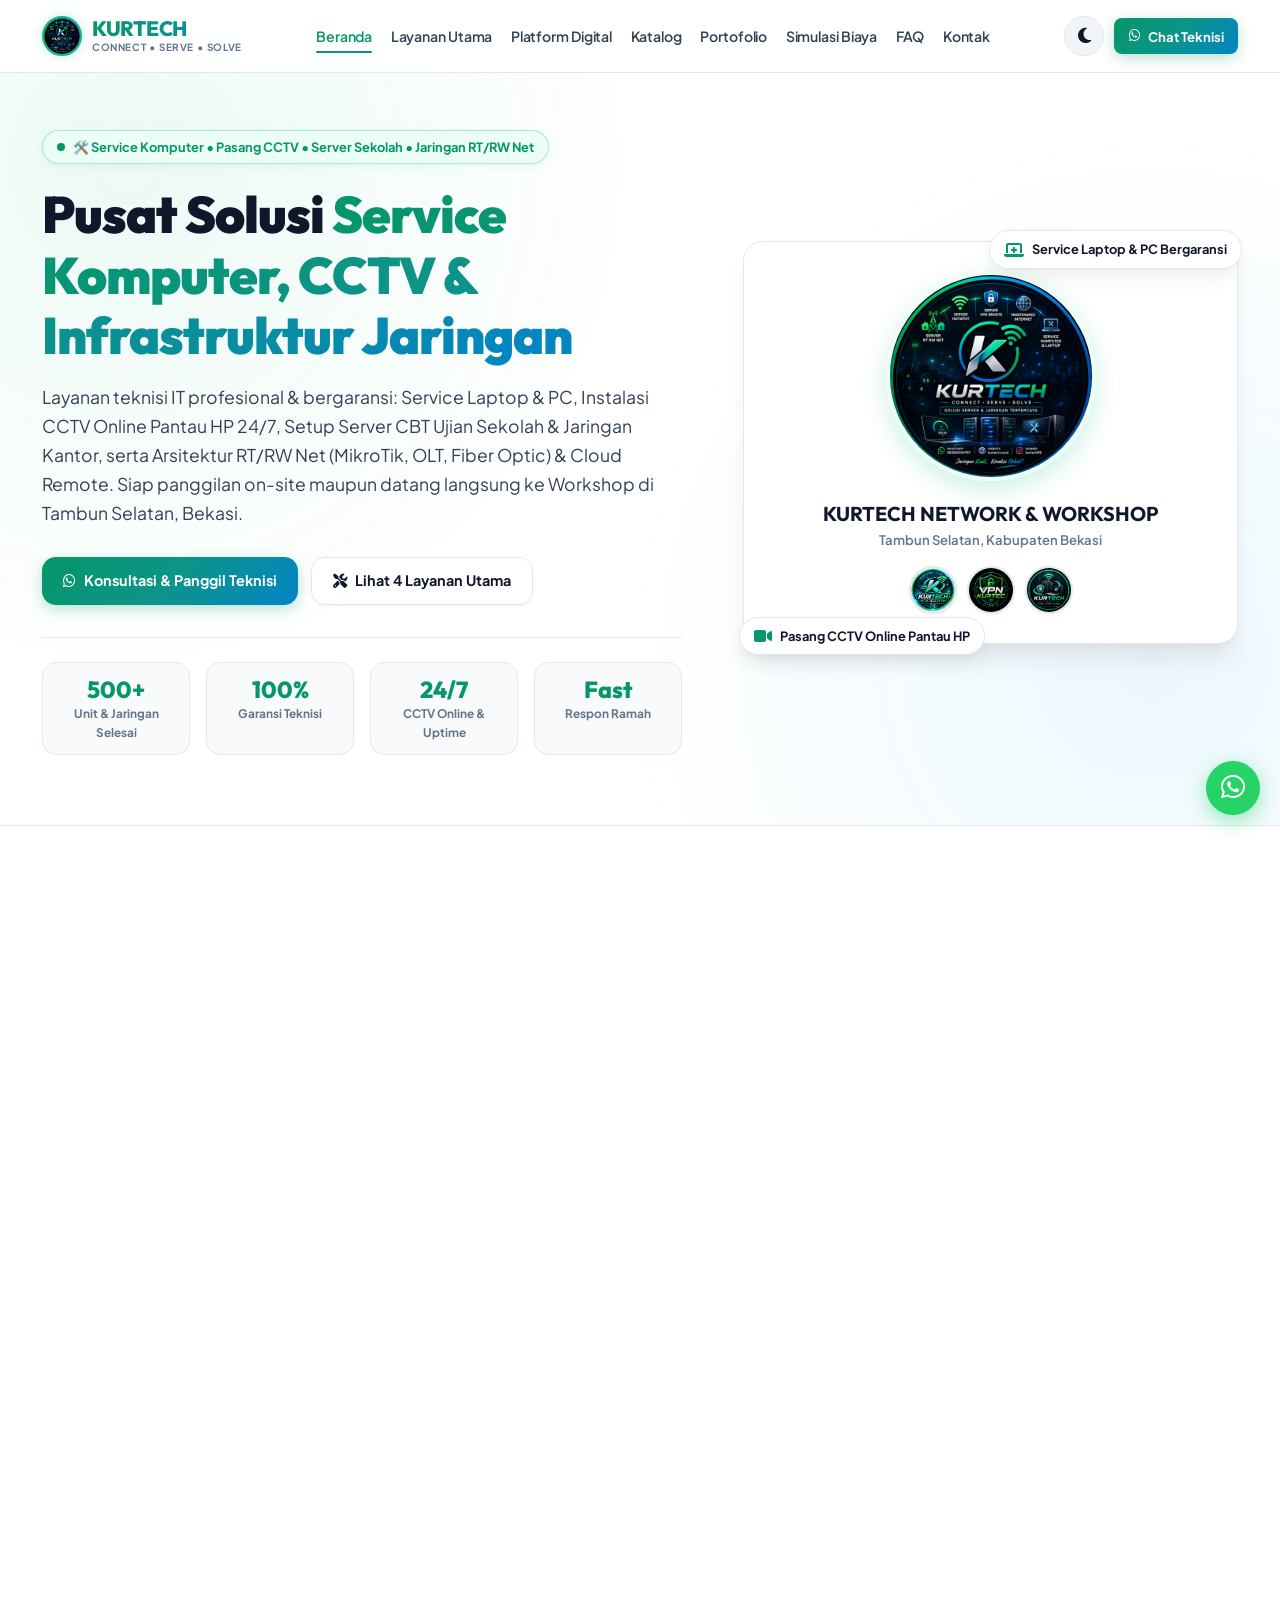
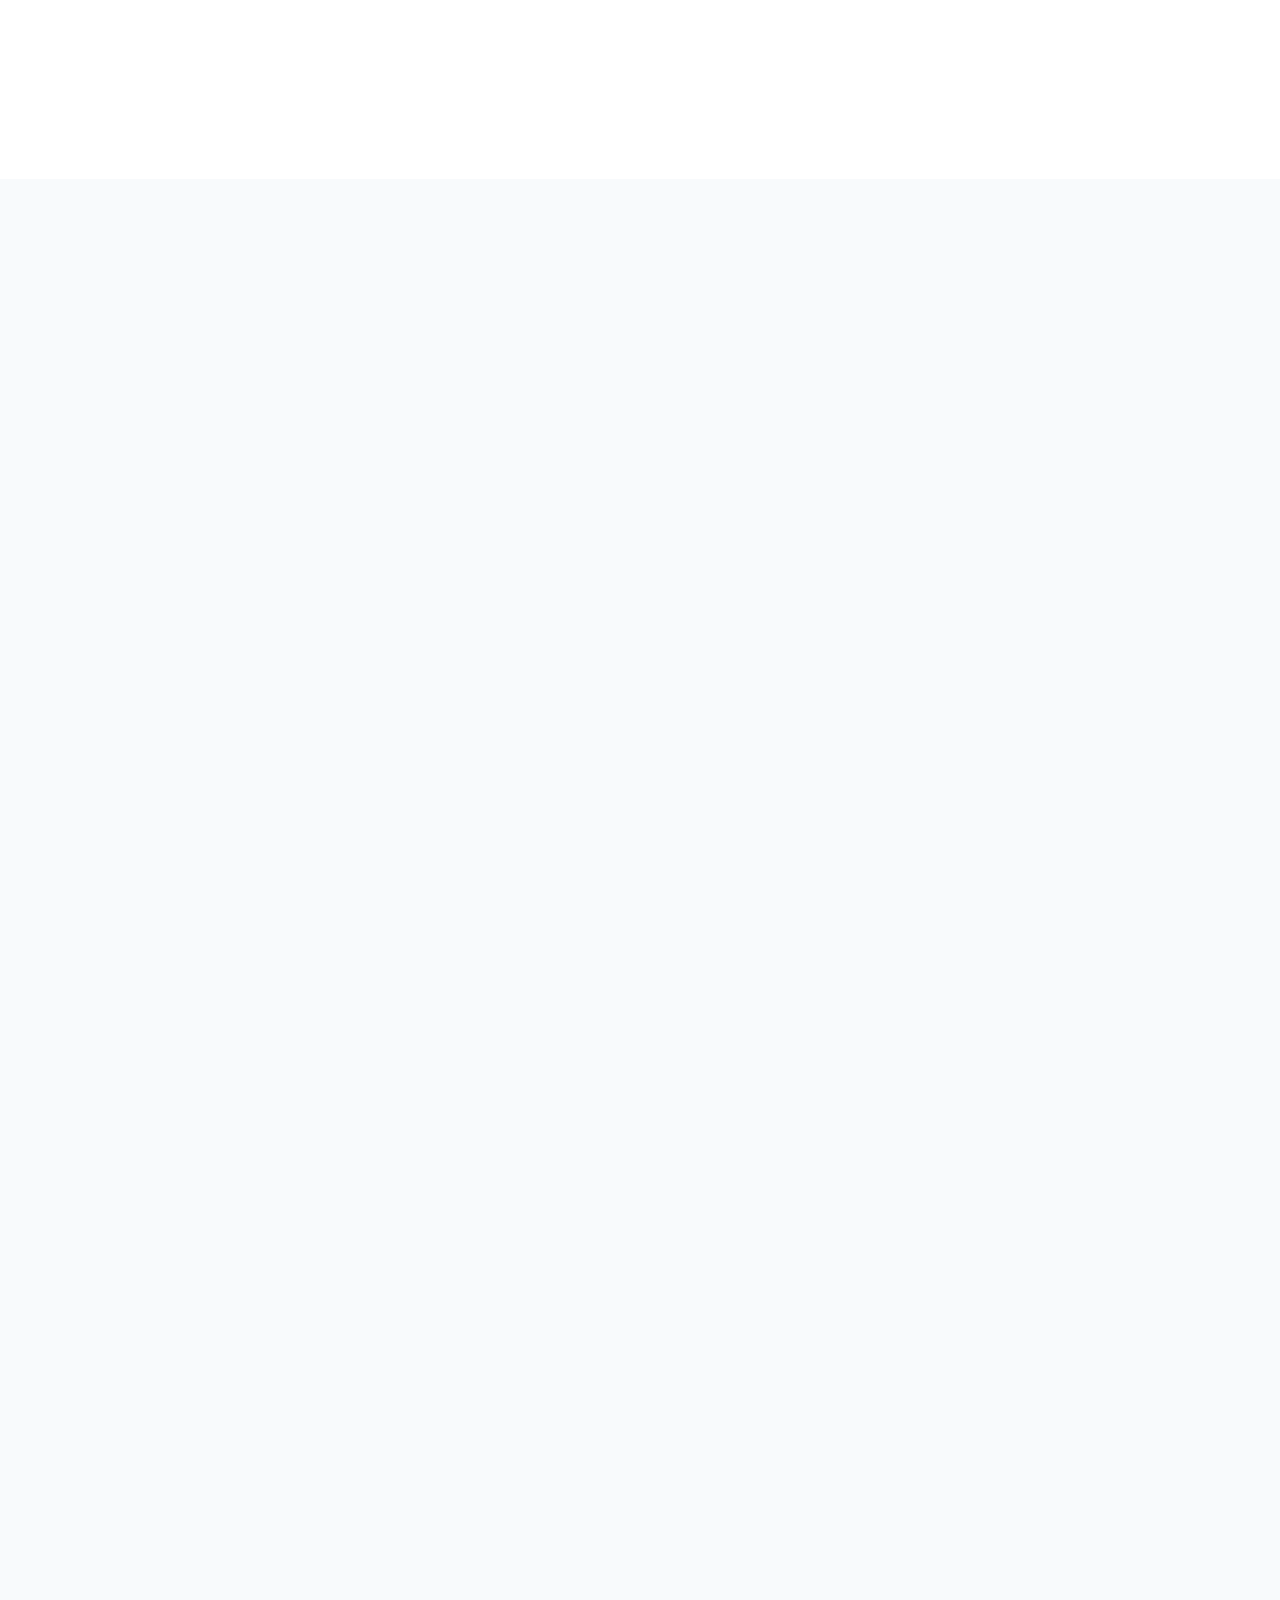
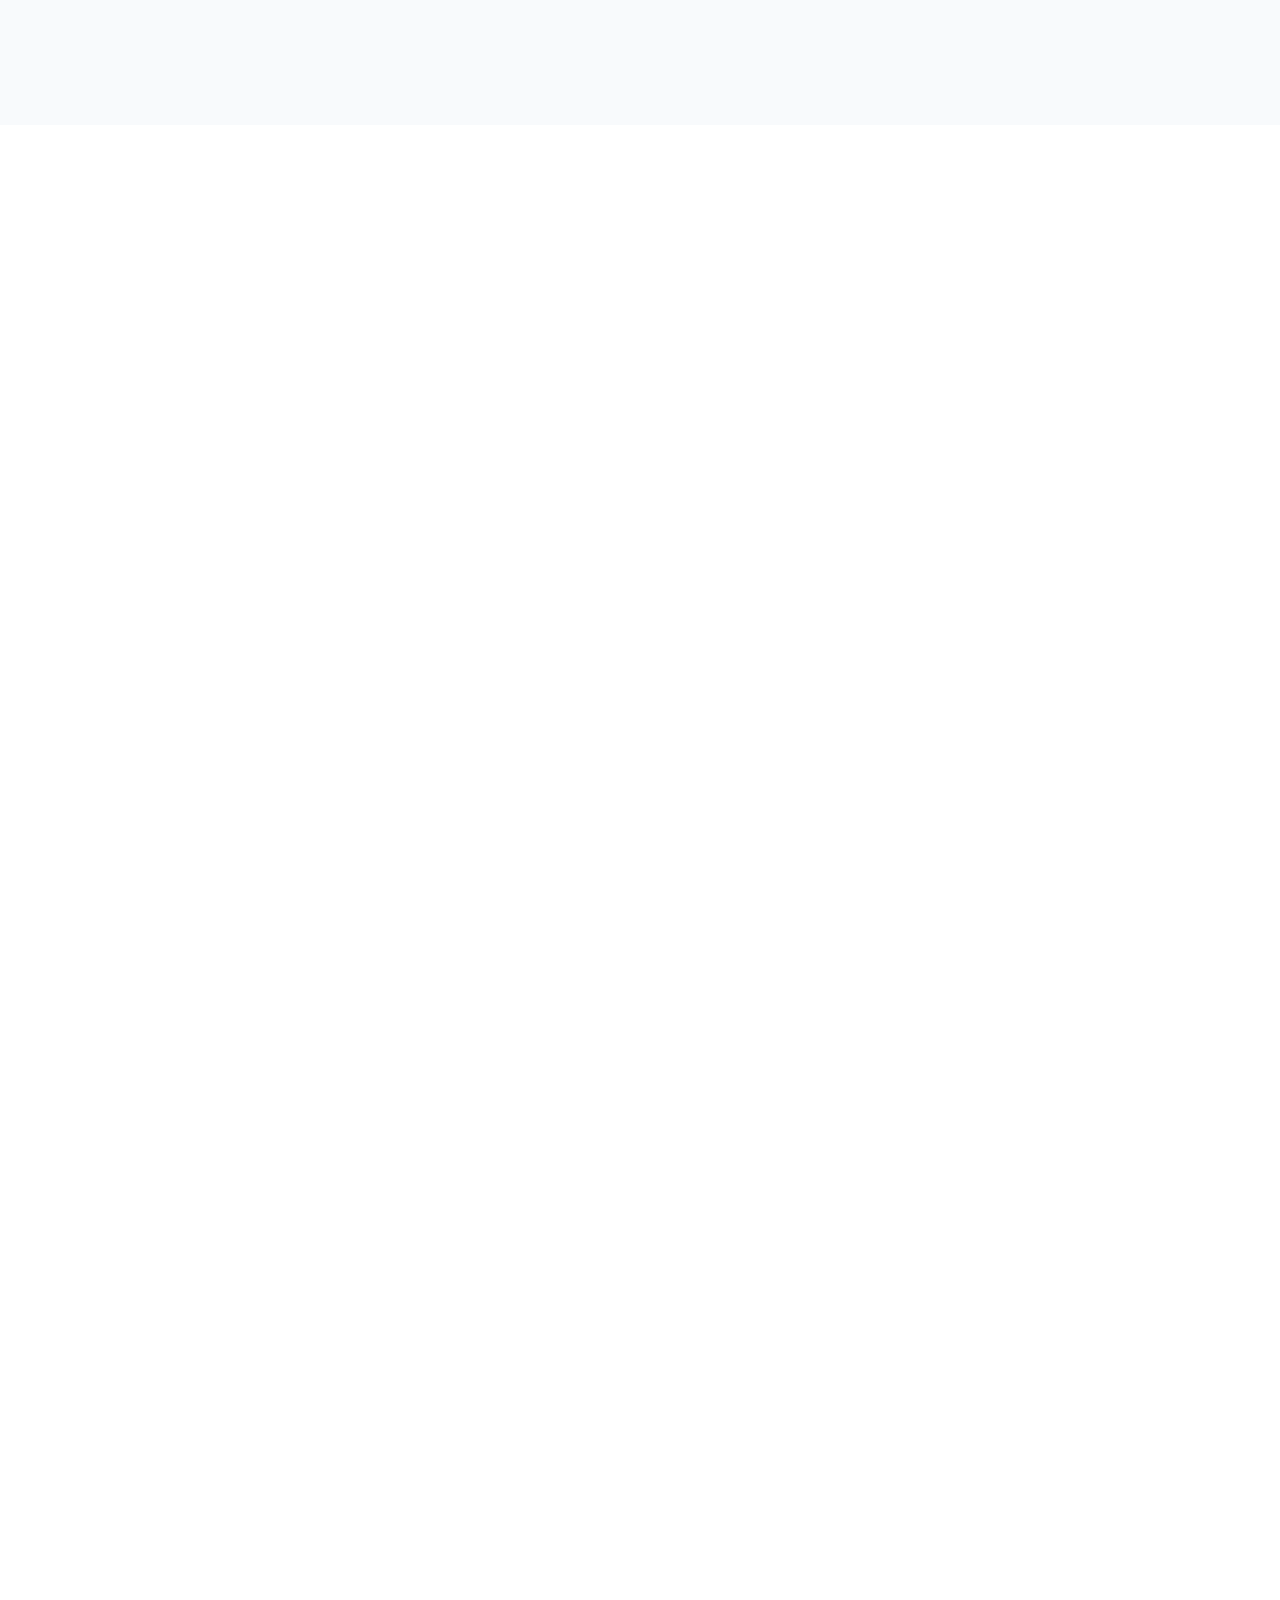
<file: index.html>
<!DOCTYPE html>
<html lang="id">
<head>
  <meta charset="UTF-8">
  <meta name="viewport" content="width=device-width, initial-scale=1.0, maximum-scale=5.0, viewport-fit=cover">
  <title>KURTECH - Service Komputer & Laptop, CCTV Online, Server Sekolah & Jaringan RT/RW Net</title>
  <meta name="description" content="Pusat Solusi IT & Jaringan Terpercaya: Workshop Service Laptop & PC, Rakit Komputer Tambun Bekasi, Instalasi CCTV Online Pantau HP 24 Jam, Server CBT Ujian Sekolah & Jaringan Kantor, serta Integrasi RT/RW Net & Cloud Remote MikroTik.">
  <meta name="keywords" content="Kurtech, solusi jaringan, topologi htb, setting mikrotik, olt epon gpon, server acs, cloud remote, remote mikrotik, service laptop bekasi, rakit komputer tambun, jual beli komputer bekasi">
  <meta name="author" content="KURTECH">
  <meta name="theme-color" content="#059669">

  <!-- Open Graph / WhatsApp / Facebook Preview -->
  <meta property="og:type" content="website">
  <meta property="og:url" content="https://kurtech.my.id/">
  <meta property="og:title" content="KURTECH - Service Komputer & Laptop, CCTV Online, Server Sekolah & Jaringan RT/RW Net">
  <meta property="og:description" content="Pusat Solusi IT & Jaringan Terpercaya: Workshop Service Laptop & PC, Rakit Komputer Tambun Bekasi, Instalasi CCTV Online Pantau HP 24 Jam, Server CBT Ujian Sekolah & Jaringan Kantor, serta Integrasi RT/RW Net & Cloud Remote MikroTik.">
  <meta property="og:image" content="https://kurtech.my.id/assets/images/logo-main.jpg">

  <!-- Twitter Card -->
  <meta name="twitter:card" content="summary_large_image">
  <meta name="twitter:title" content="KURTECH - Service Komputer & Laptop, CCTV Online, Server Sekolah & Jaringan RT/RW Net">
  <meta name="twitter:description" content="Pusat Solusi IT & Jaringan Terpercaya: Workshop Service Laptop & PC, Rakit Komputer Tambun Bekasi, Instalasi CCTV Online Pantau HP 24 Jam, Server CBT Ujian Sekolah & Jaringan Kantor, serta Integrasi RT/RW Net & Cloud Remote MikroTik.">
  <meta name="twitter:image" content="https://kurtech.my.id/assets/images/logo-main.jpg">

  <!-- Favicon -->
  <link rel="icon" type="image/jpeg" href="assets/images/logo-main.jpg">

  <!-- Preconnect & Asynchronous Google Fonts & Font Awesome Icons -->
  <link rel="preconnect" href="https://fonts.googleapis.com">
  <link rel="preconnect" href="https://fonts.gstatic.com" crossorigin>
  <link rel="preconnect" href="https://cdnjs.cloudflare.com">
  <link href="https://fonts.googleapis.com/css2?family=Outfit:wght@400;500;600;700;800;900&family=Plus+Jakarta+Sans:wght@300;400;500;600;700;800&display=swap" rel="stylesheet">
  <link rel="stylesheet" href="https://cdnjs.cloudflare.com/ajax/libs/font-awesome/6.5.1/css/all.min.css" media="print" onload="this.media='all'">
  <noscript><link rel="stylesheet" href="https://cdnjs.cloudflare.com/ajax/libs/font-awesome/6.5.1/css/all.min.css"></noscript>

  <!-- Main Stylesheet (Cache-Busted v5.0) -->
  <link rel="stylesheet" href="assets/css/style.css?v=5.0">
  <style>
/* ==========================================================================
   KURTECH - Solusi Server & Jaringan Terpercaya
   Design System: Light, Clean & Elegant Tech Aesthetic
   Mobile-First & Ultra Responsive UX (TV, Laptop, Tablet, Mobile)
   ========================================================================== */

:root {
  /* Color Palette - Light & Elegant */
  --bg-main: #F8FAFC;
  --bg-white: #FFFFFF;
  --bg-card: rgba(255, 255, 255, 0.95);
  --bg-subtle: #F1F5F9;
  --bg-accent-soft: #ECFDF5;
  --bg-blue-soft: #F0F9FF;
  --header-bg: 255, 255, 255;

  /* Brand Accents */
  --primary: #059669;
  --primary-glow: #10B981;
  --primary-light: #34D399;
  --primary-gradient: linear-gradient(135deg, #059669 0%, #0D9488 50%, #0284C7 100%);
  --cyan-accent: #0EA5E9;
  --cyan-glow: #38BDF8;
  --emerald-gradient: linear-gradient(135deg, #10B981 0%, #059669 100%);
  --dark-accent: #0F172A;

  /* Text Colors */
  --text-main: #0F172A;
  --text-secondary: #334155;
  --text-muted: #64748B;
  --text-light: #94A3B8;
  --text-white: #FFFFFF;

  /* Borders & Shadows */
  --border-light: #E2E8F0;
  --border-hover: #CBD5E1;
  --border-focus: #10B981;
  --shadow-sm: 0 1px 3px 0 rgba(0, 0, 0, 0.05);
  --shadow-md: 0 4px 8px -1px rgba(0, 0, 0, 0.07), 0 2px 4px -2px rgba(0, 0, 0, 0.04);
  --shadow-lg: 0 10px 20px -3px rgba(0, 0, 0, 0.07), 0 4px 6px -4px rgba(0, 0, 0, 0.03);
  --shadow-xl: 0 20px 25px -5px rgba(0, 0, 0, 0.08), 0 8px 10px -6px rgba(0, 0, 0, 0.04);
  --shadow-glow: 0 0 20px rgba(16, 185, 129, 0.22);

  /* Dimensions & Transitions */
  --radius-sm: 8px;
  --radius-md: 14px;
  --radius-lg: 20px;
  --radius-full: 9999px;
  --transition: all 0.25s cubic-bezier(0.4, 0, 0.2, 1);
  --transition-bounce: all 0.35s cubic-bezier(0.175, 0.885, 0.32, 1.275);
}

/* ==========================================================================
   Dark Theme Definition
   ========================================================================== */
[data-theme="dark"] {
  --bg-main: #0B1120;
  --bg-white: #111827;
  --bg-card: rgba(17, 24, 39, 0.95);
  --bg-subtle: #1F2937;
  --bg-accent-soft: rgba(16, 185, 129, 0.15);
  --bg-blue-soft: rgba(14, 165, 233, 0.15);
  --header-bg: 11, 17, 32;

  --primary: #10B981;
  --primary-glow: #34D399;
  --primary-light: #6EE7B7;
  --primary-gradient: linear-gradient(135deg, #10B981 0%, #0D9488 50%, #38BDF8 100%);
  --cyan-accent: #38BDF8;
  --cyan-glow: #7DD3FC;

  --text-main: #F8FAFC;
  --text-secondary: #CBD5E1;
  --text-muted: #94A3B8;
  --text-light: #64748B;

  --border-light: #334155;
  --border-hover: #475569;
  --border-focus: #34D399;
  --shadow-sm: 0 1px 3px 0 rgba(0, 0, 0, 0.3);
  --shadow-md: 0 4px 8px -1px rgba(0, 0, 0, 0.4), 0 2px 4px -2px rgba(0, 0, 0, 0.3);
  --shadow-lg: 0 10px 20px -3px rgba(0, 0, 0, 0.5), 0 4px 6px -4px rgba(0, 0, 0, 0.3);
  --shadow-xl: 0 20px 25px -5px rgba(0, 0, 0, 0.6), 0 8px 10px -6px rgba(0, 0, 0, 0.4);
  --shadow-glow: 0 0 25px rgba(16, 185, 129, 0.35);
}

/* ==========================================================================
   Base & Reset
   ========================================================================== */

*, *::before, *::after {
  box-sizing: border-box;
  margin: 0;
  padding: 0;
  -webkit-tap-highlight-color: transparent;
}

html {
  scroll-behavior: smooth;
  font-size: 16px;
}

body {
  font-family: 'Plus Jakarta Sans', -apple-system, BlinkMacSystemFont, sans-serif;
  background-color: var(--bg-main);
  color: var(--text-main);
  line-height: 1.6;
  overflow-x: hidden;
  width: 100%;
  -webkit-font-smoothing: antialiased;
}

h1, h2, h3, h4, h5, h6 {
  font-family: 'Outfit', sans-serif;
  color: var(--text-main);
  font-weight: 700;
  line-height: 1.25;
}

a {
  text-decoration: none;
  color: inherit;
  transition: var(--transition);
}

ul {
  list-style: none;
}

img {
  max-width: 100%;
  height: auto;
  display: block;
}

button, input, select, textarea {
  font-family: inherit;
  font-size: 16px; /* Prevents auto-zoom on iOS */
  outline: none;
  border: none;
}

.container {
  width: 100%;
  max-width: 1260px;
  margin: 0 auto;
  padding: 0 clamp(1rem, 3vw, 2rem);
}

@media (min-width: 1600px) {
  .container {
    max-width: 1420px;
  }
}

@media (min-width: 2100px) {
  .container {
    max-width: 1600px;
  }
}

/* ==========================================================================
   Header & Navigation
   ========================================================================== */

.header {
  position: fixed;
  top: 0;
  left: 0;
  width: 100%;
  z-index: 1000;
  background: rgba(var(--header-bg), 0.88);
  backdrop-filter: blur(16px);
  -webkit-backdrop-filter: blur(16px);
  border-bottom: 1px solid var(--border-light);
  transition: var(--transition);
}

.header.scrolled {
  background: rgba(var(--header-bg), 0.98);
  box-shadow: var(--shadow-md);
}

.navbar {
  display: flex;
  align-items: center;
  justify-content: space-between;
  height: 72px;
}

.brand-logo {
  display: flex;
  align-items: center;
  gap: 10px;
  flex-shrink: 0;
}

.brand-logo-img {
  width: 40px;
  height: 40px;
  border-radius: var(--radius-full);
  object-fit: cover;
  border: 2px solid var(--primary-glow);
  box-shadow: 0 0 10px rgba(16, 185, 129, 0.25);
  transition: var(--transition-bounce);
}

.brand-text h1 {
  font-size: 1.3rem;
  font-weight: 800;
  letter-spacing: -0.5px;
  background: var(--primary-gradient);
  -webkit-background-clip: text;
  -webkit-text-fill-color: transparent;
  margin-bottom: 0px;
  line-height: 1.1;
}

.brand-text p {
  font-size: 0.62rem;
  color: var(--text-muted);
  font-weight: 700;
  text-transform: uppercase;
  letter-spacing: 0.6px;
  white-space: nowrap;
}

.nav-links {
  display: flex;
  align-items: center;
  gap: 1.65rem;
}

.nav-link {
  font-weight: 600;
  font-size: 0.92rem;
  color: var(--text-secondary);
  position: relative;
  padding: 8px 0;
  white-space: nowrap;
  letter-spacing: -0.1px;
}

.nav-link::after {
  content: '';
  position: absolute;
  bottom: 0;
  left: 0;
  width: 0;
  height: 2.5px;
  background: var(--primary-gradient);
  transition: var(--transition);
  border-radius: var(--radius-full);
}

.nav-link:hover, .nav-link.active {
  color: var(--primary);
}

.nav-link:hover::after, .nav-link.active::after {
  width: 100%;
}

.nav-actions {
  display: flex;
  align-items: center;
  gap: 10px;
  flex-shrink: 0;
}

.theme-toggle-btn {
  background: var(--bg-subtle);
  color: var(--text-main);
  width: 40px;
  height: 40px;
  border-radius: var(--radius-full);
  display: inline-flex;
  align-items: center;
  justify-content: center;
  font-size: 1.1rem;
  cursor: pointer;
  border: 1.5px solid var(--border-light);
  transition: var(--transition-bounce);
  position: relative;
}

.theme-toggle-btn:hover {
  background: var(--bg-accent-soft);
  border-color: var(--primary);
  color: var(--primary);
  transform: rotate(15deg) scale(1.05);
}

.theme-toggle-btn:active {
  transform: scale(0.92);
}

.btn {
  display: inline-flex;
  align-items: center;
  justify-content: center;
  gap: 8px;
  padding: 0.7rem 1.3rem;
  border-radius: var(--radius-md);
  font-size: 0.9rem;
  font-weight: 700;
  cursor: pointer;
  transition: var(--transition-bounce);
  white-space: nowrap;
  touch-action: manipulation;
}

.btn-primary {
  background: var(--primary-gradient);
  color: var(--text-white);
  box-shadow: 0 4px 14px rgba(5, 150, 105, 0.28);
}

.btn-primary:hover, .btn-primary:active {
  transform: translateY(-2px);
  box-shadow: 0 8px 20px rgba(5, 150, 105, 0.38);
  color: var(--text-white);
}

.btn-outline {
  background: var(--bg-white);
  color: var(--text-main);
  border: 1.5px solid var(--border-light);
  box-shadow: var(--shadow-sm);
}

.btn-outline:hover, .btn-outline:active {
  background: var(--bg-subtle);
  border-color: var(--primary);
  color: var(--primary);
  transform: translateY(-2px);
}

.btn-sm {
  padding: 0.45rem 0.9rem;
  font-size: 0.82rem;
  border-radius: var(--radius-sm);
}

.nav-toggle {
  display: none;
  background: var(--bg-subtle);
  color: var(--text-main);
  width: 42px;
  height: 42px;
  border-radius: var(--radius-md);
  align-items: center;
  justify-content: center;
  font-size: 1.25rem;
  cursor: pointer;
  transition: var(--transition);
  border: 1px solid var(--border-light);
}

.nav-toggle:active {
  transform: scale(0.92);
}

/* ==========================================================================
   Hero Section
   ========================================================================== */

.hero {
  padding: 130px 0 70px;
  position: relative;
  background: radial-gradient(circle at 10% 20%, rgba(16, 185, 129, 0.08) 0%, transparent 40%),
              radial-gradient(circle at 90% 80%, rgba(14, 165, 233, 0.08) 0%, transparent 40%),
              var(--bg-white);
  border-bottom: 1px solid var(--border-light);
  overflow: hidden;
}

.hero-grid {
  display: grid;
  grid-template-columns: 1.15fr 0.85fr;
  gap: 2.5rem;
  align-items: center;
}

.hero-content {
  max-width: 640px;
}

.hero-badge {
  display: inline-flex;
  align-items: center;
  gap: 8px;
  background: var(--bg-accent-soft);
  color: var(--primary);
  border: 1px solid rgba(16, 185, 129, 0.3);
  padding: 6px 14px;
  border-radius: var(--radius-full);
  font-size: 0.8rem;
  font-weight: 700;
  margin-bottom: 1.25rem;
  box-shadow: 0 2px 8px rgba(16, 185, 129, 0.1);
}

.hero-badge .pulse-dot {
  width: 8px;
  height: 8px;
  background: var(--primary);
  border-radius: 50%;
  animation: pulseGlow 1.8s infinite;
}

@keyframes pulseGlow {
  0% { transform: scale(0.9); box-shadow: 0 0 0 0 rgba(16, 185, 129, 0.7); }
  70% { transform: scale(1.1); box-shadow: 0 0 0 8px rgba(16, 185, 129, 0); }
  100% { transform: scale(0.9); box-shadow: 0 0 0 0 rgba(16, 185, 129, 0); }
}

.hero-title {
  font-size: clamp(2rem, 4.5vw, 3.2rem);
  font-weight: 900;
  letter-spacing: -1px;
  line-height: 1.18;
  margin-bottom: 1.1rem;
}

.hero-title .gradient-text {
  background: var(--primary-gradient);
  -webkit-background-clip: text;
  -webkit-text-fill-color: transparent;
}

.hero-desc {
  font-size: clamp(0.95rem, 2vw, 1.1rem);
  color: var(--text-secondary);
  margin-bottom: 1.8rem;
  line-height: 1.65;
}

.hero-buttons {
  display: flex;
  flex-wrap: wrap;
  gap: 0.85rem;
  margin-bottom: 2rem;
}

.hero-stats {
  display: grid;
  grid-template-columns: repeat(4, 1fr);
  gap: 1rem;
  padding-top: 1.5rem;
  border-top: 1px solid var(--border-light);
}

.stat-item {
  background: var(--bg-main);
  padding: 12px;
  border-radius: var(--radius-md);
  border: 1px solid var(--border-light);
  text-align: center;
}

.stat-item h3 {
  font-size: 1.45rem;
  font-weight: 800;
  color: var(--primary);
  margin-bottom: 1px;
}

.stat-item p {
  font-size: 0.74rem;
  color: var(--text-muted);
  font-weight: 700;
}

/* Hero Showcase Visual */
.hero-visual {
  position: relative;
  width: 100%;
}

.hero-card-stack {
  position: relative;
  background: var(--bg-white);
  border-radius: var(--radius-lg);
  padding: 1.8rem 1.25rem;
  border: 1px solid var(--border-light);
  box-shadow: var(--shadow-xl);
}

.hero-main-banner {
  text-align: center;
  position: relative;
}

.hero-logo-showcase {
  width: clamp(160px, 35vw, 210px);
  height: clamp(160px, 35vw, 210px);
  margin: 0 auto 1.25rem;
  border-radius: var(--radius-full);
  border: 4px solid #ECFDF5;
  box-shadow: 0 8px 25px rgba(16, 185, 129, 0.22);
  animation: floatAnim 6s ease-in-out infinite;
}

@keyframes floatAnim {
  0%, 100% { transform: translateY(0px); }
  50% { transform: translateY(-8px); }
}

.hero-logos-mini {
  display: flex;
  justify-content: center;
  gap: 10px;
  margin-top: 1rem;
  flex-wrap: wrap;
}

.hero-mini-badge {
  width: 48px;
  height: 48px;
  border-radius: var(--radius-full);
  object-fit: cover;
  border: 2px solid var(--border-light);
  box-shadow: var(--shadow-sm);
  transition: var(--transition-bounce);
  cursor: pointer;
}

.hero-mini-badge:hover, .hero-mini-badge:active {
  transform: scale(1.12) translateY(-3px);
  border-color: var(--primary);
}

.floating-pill {
  position: absolute;
  background: var(--bg-white);
  padding: 8px 14px;
  border-radius: var(--radius-full);
  display: flex;
  align-items: center;
  gap: 8px;
  font-size: 0.8rem;
  font-weight: 700;
  box-shadow: var(--shadow-lg);
  border: 1px solid var(--border-light);
  z-index: 2;
  animation: floatSlow 5s ease-in-out infinite;
}

.floating-pill i {
  color: var(--primary);
  font-size: 1rem;
}

.pill-1 {
  top: -12px;
  right: -5px;
}

.pill-2 {
  bottom: -12px;
  left: -5px;
  animation-delay: 2.5s;
}

@keyframes floatSlow {
  0%, 100% { transform: translateY(0); }
  50% { transform: translateY(-6px); }
}

/* ==========================================================================
   Section Header Standard
   ========================================================================== */

.section {
  padding: clamp(48px, 6vw, 84px) 0;
  position: relative;
  content-visibility: auto;
  contain-intrinsic-size: 1px 650px;
}

.section-light {
  background: var(--bg-white);
}

.section-soft {
  background: var(--bg-main);
}

.section-header {
  text-align: center;
  max-width: 680px;
  margin: 0 auto 2.5rem;
}

.section-tag {
  display: inline-block;
  background: var(--bg-accent-soft);
  color: var(--primary);
  font-size: 0.78rem;
  font-weight: 800;
  text-transform: uppercase;
  letter-spacing: 0.8px;
  padding: 5px 12px;
  border-radius: var(--radius-full);
  margin-bottom: 0.65rem;
  border: 1px solid rgba(16, 185, 129, 0.2);
}

.section-title {
  font-size: clamp(1.6rem, 3.5vw, 2.3rem);
  font-weight: 800;
  letter-spacing: -0.6px;
  margin-bottom: 0.65rem;
}

.section-subtitle {
  font-size: clamp(0.88rem, 1.8vw, 1rem);
  color: var(--text-muted);
}

/* ==========================================================================
   Subdomain Ecosystem Apps Section (Clean Centered 2-Card Layout)
   ========================================================================== */

.apps-grid {
  display: grid;
  grid-template-columns: repeat(3, 1fr);
  gap: 1.25rem;
  width: 100%;
  max-width: 1280px;
  margin: 0 auto;
}

@media (max-width: 768px) {
  .apps-grid {
    grid-template-columns: 1fr;
    max-width: 520px;
    gap: 1.5rem;
  }
}

.app-card.card-centered {
  text-align: center;
  display: flex;
  flex-direction: column;
  align-items: center;
  justify-content: space-between;
  padding: 1.85rem 1.25rem 1.6rem 1.25rem;
  border-radius: 1.25rem;
  background: var(--bg-white);
  border: 1px solid var(--border-light);
  box-shadow: 0 10px 30px -5px rgba(0, 0, 0, 0.05);
  transition: all 0.3s cubic-bezier(0.16, 1, 0.3, 1);
  height: 100%;
}

.app-card.card-centered:hover {
  transform: translateY(-6px);
  box-shadow: 0 20px 40px -10px rgba(0, 0, 0, 0.1);
}

.app-card.card-centered.card-vpn {
  border-color: rgba(16, 185, 129, 0.3);
  background: linear-gradient(180deg, rgba(16, 185, 129, 0.03) 0%, rgba(255, 255, 255, 1) 100%);
}

.app-card.card-centered.card-vpn:hover {
  border-color: rgba(16, 185, 129, 0.6);
  box-shadow: 0 20px 40px -10px rgba(16, 185, 129, 0.18);
}

.app-card.card-centered.card-mikhmon {
  border-color: rgba(14, 165, 233, 0.3);
  background: linear-gradient(180deg, rgba(14, 165, 233, 0.03) 0%, rgba(255, 255, 255, 1) 100%);
}

.app-card.card-centered.card-mikhmon:hover {
  border-color: rgba(14, 165, 233, 0.6);
  box-shadow: 0 20px 40px -10px rgba(14, 165, 233, 0.18);
}

.app-card.card-centered.card-billing {
  border-color: rgba(99, 102, 241, 0.3);
  background: linear-gradient(180deg, rgba(99, 102, 241, 0.03) 0%, rgba(255, 255, 255, 1) 100%);
}

.app-card.card-centered.card-billing:hover {
  border-color: rgba(99, 102, 241, 0.6);
  box-shadow: 0 20px 40px -10px rgba(99, 102, 241, 0.18);
}

.app-card.card-centered.card-tools {
  border-color: rgba(14, 165, 233, 0.3);
  background: linear-gradient(180deg, rgba(14, 165, 233, 0.03) 0%, rgba(255, 255, 255, 1) 100%);
}

.app-card.card-centered.card-tools:hover {
  border-color: rgba(14, 165, 233, 0.6);
  box-shadow: 0 20px 40px -10px rgba(14, 165, 233, 0.18);
}

.app-card-centered-top {
  display: flex;
  flex-direction: column;
  align-items: center;
  width: 100%;
}

.app-card-centered-top .app-icon-wrap {
  width: 64px;
  height: 64px;
  border-radius: 18px;
  display: flex;
  align-items: center;
  justify-content: center;
  font-size: 1.75rem;
  margin: 0 auto 1rem auto;
}

.app-card-centered-top .app-badge-status {
  font-size: 0.78rem;
  font-weight: 700;
  padding: 5px 14px;
  border-radius: 999px;
  margin-bottom: 0.85rem;
  display: inline-flex;
  align-items: center;
  gap: 6px;
}

.app-card-centered-top .app-card-title {
  font-size: 1.5rem;
  font-weight: 800;
  margin-bottom: 0.4rem;
  letter-spacing: -0.02em;
  color: var(--text-dark);
}

.app-card-centered-top .app-subdomain-tag {
  font-size: 0.82rem;
  font-weight: 700;
  font-family: monospace;
  margin-bottom: 1rem;
  display: inline-flex;
  align-items: center;
  gap: 6px;
  padding: 4px 12px;
  border-radius: 6px;
}

.app-card-centered-top .app-card-desc {
  font-size: 0.92rem;
  color: var(--text-secondary);
  line-height: 1.6;
  max-width: 440px;
  margin: 0 auto 1.5rem auto;
}

.app-feature-pills {
  display: flex;
  flex-direction: column;
  gap: 0.55rem;
  width: 100%;
  margin: 0 auto 1.5rem auto;
}

.feature-pill {
  display: flex;
  align-items: center;
  justify-content: flex-start;
  gap: 8px;
  padding: 8px 12px;
  background: var(--bg-soft);
  border: 1px solid var(--border-light);
  border-radius: 8px;
  font-size: 0.82rem;
  font-weight: 600;
  color: var(--text-dark);
  text-align: left;
}

.feature-pill i {
  font-size: 0.92rem;
  flex-shrink: 0;
}

@media (max-width: 540px) {
  .app-feature-pills {
    grid-template-columns: 1fr;
  }
}

/* ==========================================================================
   Services Section (Filter Tabs Mobile Optimized)
   ========================================================================== */

.service-filter-tabs {
  display: flex;
  justify-content: center;
  align-items: center;
  gap: 8px;
  margin-bottom: 2rem;
  overflow-x: auto;
  padding: 6px 4px;
  -webkit-overflow-scrolling: touch;
  scrollbar-width: none;
}

.service-filter-tabs::-webkit-scrollbar {
  display: none;
}

.filter-btn {
  padding: 9px 18px;
  border-radius: var(--radius-full);
  background: var(--bg-white);
  color: var(--text-secondary);
  font-weight: 700;
  font-size: 0.85rem;
  border: 1.5px solid var(--border-light);
  cursor: pointer;
  transition: var(--transition);
  display: inline-flex;
  align-items: center;
  gap: 6px;
  white-space: nowrap;
  flex-shrink: 0;
}

.filter-btn:hover, .filter-btn.active {
  background: var(--primary-gradient);
  color: var(--text-white);
  border-color: transparent;
  box-shadow: 0 4px 12px rgba(5, 150, 105, 0.25);
}

.services-grid {
  display: grid;
  grid-template-columns: repeat(auto-fit, minmax(300px, 1fr));
  gap: 1.5rem;
}

.service-card {
  background: var(--bg-white);
  border-radius: var(--radius-lg);
  padding: 1.8rem 1.5rem;
  border: 1px solid var(--border-light);
  box-shadow: var(--shadow-sm);
  transition: var(--transition-bounce);
  display: flex;
  flex-direction: column;
}

.service-card:hover {
  transform: translateY(-4px);
  box-shadow: var(--shadow-lg);
  border-color: var(--border-hover);
}

.service-icon {
  width: 52px;
  height: 52px;
  border-radius: var(--radius-md);
  background: var(--bg-accent-soft);
  color: var(--primary);
  display: flex;
  align-items: center;
  justify-content: center;
  font-size: 1.45rem;
  margin-bottom: 1rem;
  border: 1px solid rgba(16, 185, 129, 0.2);
}

.service-title {
  font-size: 1.2rem;
  font-weight: 800;
  margin-bottom: 0.5rem;
}

.service-desc {
  font-size: 0.9rem;
  color: var(--text-secondary);
  margin-bottom: 1rem;
  line-height: 1.55;
}

.service-checklist {
  margin-bottom: 1.5rem;
  flex-grow: 1;
}

.service-checklist li {
  font-size: 0.85rem;
  color: var(--text-secondary);
  display: flex;
  align-items: flex-start;
  gap: 8px;
  margin-bottom: 7px;
}

.service-checklist li i {
  color: var(--primary);
  margin-top: 3px;
  font-size: 0.8rem;
}

.service-footer {
  display: flex;
  align-items: center;
  justify-content: space-between;
  padding-top: 1rem;
  border-top: 1px solid var(--border-light);
  gap: 10px;
}

.service-tag {
  font-size: 0.78rem;
  font-weight: 700;
  color: var(--primary);
}

/* ==========================================================================
   Cost Estimator Calculator Section
   ========================================================================== */

.estimator-box {
  background: var(--bg-white);
  border-radius: var(--radius-lg);
  border: 1px solid var(--border-light);
  box-shadow: var(--shadow-lg);
  padding: 2rem 1.5rem;
}

.estimator-grid {
  display: grid;
  grid-template-columns: 1.6fr 0.9fr;
  gap: 2rem;
  align-items: start;
}

@media (max-width: 992px) {
  .estimator-grid {
    grid-template-columns: 1fr;
  }
}

.estimator-group-title {
  font-size: 1.05rem;
  font-weight: 800;
  margin-bottom: 0.85rem;
  display: flex;
  align-items: center;
  gap: 8px;
  color: var(--text-main);
}

.estimator-options {
  display: grid;
  grid-template-columns: repeat(2, 1fr);
  gap: 10px;
  margin-bottom: 1.6rem;
}

@media (max-width: 640px) {
  .estimator-options {
    grid-template-columns: 1fr;
  }
}

.estimator-item {
  position: relative;
  display: block;
}

.estimator-item input[type="checkbox"] {
  position: absolute;
  opacity: 0;
  width: 0;
  height: 0;
}

.estimator-label {
  display: flex;
  align-items: center;
  justify-content: space-between;
  gap: 12px;
  padding: 12px 14px;
  border: 1.5px solid var(--border-light);
  border-radius: var(--radius-md);
  cursor: pointer;
  transition: all 0.2s ease;
  background: var(--bg-main);
  min-height: 52px;
  user-select: none;
}

.estimator-label:hover {
  border-color: var(--primary-glow);
  background: var(--bg-white);
  transform: translateY(-1px);
}

.est-item-title {
  font-size: 0.85rem;
  font-weight: 600;
  color: var(--text-main);
  line-height: 1.35;
  flex: 1;
  min-width: 0;
}

.est-price-badge {
  font-size: 0.82rem;
  font-weight: 800;
  color: var(--primary);
  background: var(--bg-accent-soft);
  padding: 4px 10px;
  border-radius: var(--radius-sm);
  border: 1px solid rgba(16, 185, 129, 0.25);
  white-space: nowrap;
  flex-shrink: 0;
  transition: all 0.2s ease;
}

.estimator-item input[type="checkbox"]:checked + .label-body {
  border-color: var(--primary);
  background: var(--bg-accent-soft);
  box-shadow: 0 0 0 1px var(--primary), 0 3px 12px rgba(16, 185, 129, 0.15);
}

.estimator-item input[type="checkbox"]:checked + .label-body .est-item-title {
  color: var(--primary-dark);
  font-weight: 700;
}

.estimator-item input[type="checkbox"]:checked + .label-body .est-price-badge {
  background: var(--primary);
  color: #FFFFFF;
  border-color: var(--primary);
}

[data-theme="dark"] .estimator-label {
  background: #1E293B;
  border-color: rgba(255, 255, 255, 0.1);
}

[data-theme="dark"] .estimator-label:hover {
  background: #24334A;
}

[data-theme="dark"] .estimator-item input[type="checkbox"]:checked + .label-body {
  background: rgba(16, 185, 129, 0.15);
}

[data-theme="dark"] .estimator-item input[type="checkbox"]:checked + .label-body .est-item-title {
  color: #34D399;
}

.estimator-summary-card {
  background: linear-gradient(145deg, #0F172A 0%, #1E293B 100%);
  border-radius: var(--radius-md);
  padding: 1.6rem;
  color: var(--text-white);
  display: flex;
  flex-direction: column;
  justify-content: space-between;
  position: sticky;
  top: 90px;
}

.summary-title {
  color: var(--text-white);
  font-size: 1.15rem;
  margin-bottom: 0.85rem;
  padding-bottom: 0.65rem;
  border-bottom: 1px solid rgba(255, 255, 255, 0.1);
}

.selected-items-list {
  min-height: 100px;
  margin-bottom: 1.25rem;
}

.selected-items-list li {
  font-size: 0.82rem;
  color: #CBD5E1;
  display: flex;
  justify-content: space-between;
  margin-bottom: 6px;
}

.total-estimate-wrap {
  padding-top: 0.85rem;
  border-top: 1px solid rgba(255, 255, 255, 0.1);
  margin-bottom: 1.25rem;
}

.total-label {
  font-size: 0.8rem;
  color: #94A3B8;
  margin-bottom: 2px;
}

.total-amount {
  font-size: 1.6rem;
  font-weight: 800;
  color: #34D399;
}

/* ==========================================================================
   Why Choose Kurtech & Stats
   ========================================================================== */

.features-grid {
  display: grid;
  grid-template-columns: repeat(auto-fit, minmax(240px, 1fr));
  gap: 1.25rem;
}

.feature-box {
  background: var(--bg-white);
  border-radius: var(--radius-md);
  padding: 1.6rem 1.25rem;
  border: 1px solid var(--border-light);
  box-shadow: var(--shadow-sm);
  text-align: center;
  transition: var(--transition-bounce);
}

.feature-box:hover {
  transform: translateY(-4px);
  box-shadow: var(--shadow-md);
  border-color: var(--primary-glow);
}

.feature-icon-circle {
  width: 56px;
  height: 56px;
  border-radius: var(--radius-full);
  margin: 0 auto 1rem;
  display: flex;
  align-items: center;
  justify-content: center;
  font-size: 1.45rem;
  background: var(--bg-accent-soft);
  color: var(--primary);
  border: 2px solid rgba(16, 185, 129, 0.2);
}

.feature-box h4 {
  font-size: 1.1rem;
  margin-bottom: 0.4rem;
}

.feature-box p {
  font-size: 0.85rem;
  color: var(--text-secondary);
}

/* ==========================================================================
   Blog & Tutorial Section
   ========================================================================== */

.blog-grid {
  display: grid;
  grid-template-columns: repeat(auto-fit, minmax(280px, 1fr));
  gap: 1.5rem;
}

.blog-grid {
  display: grid;
  grid-template-columns: repeat(auto-fit, minmax(320px, 1fr));
  gap: 1.5rem;
}

.blog-card {
  background: var(--bg-white);
  border-radius: var(--radius-lg);
  overflow: hidden;
  border: 1px solid var(--border-light);
  box-shadow: var(--shadow-sm);
  transition: var(--transition-bounce);
  display: flex;
  flex-direction: column;
}

.blog-card:hover {
  transform: translateY(-5px);
  box-shadow: var(--shadow-md);
  border-color: var(--primary);
}

.blog-header-graphic {
  height: 150px;
  background: linear-gradient(135deg, #0F172A 0%, #1E293B 100%);
  display: flex;
  align-items: center;
  justify-content: center;
  color: var(--primary-light);
  font-size: 2.85rem;
  position: relative;
}

.blog-category-badge {
  position: absolute;
  bottom: 12px;
  left: 14px;
  background: var(--primary);
  color: var(--text-white);
  font-size: 0.72rem;
  font-weight: 700;
  padding: 4px 12px;
  border-radius: var(--radius-full);
  box-shadow: 0 2px 8px rgba(0, 0, 0, 0.2);
}

.blog-body {
  padding: 1.5rem 1.35rem;
  display: flex;
  flex-direction: column;
  flex-grow: 1;
}

.blog-date {
  font-size: 0.78rem;
  color: var(--text-muted);
  margin-bottom: 0.5rem;
}

.blog-title {
  font-size: 1.12rem;
  font-weight: 800;
  margin-bottom: 0.65rem;
  line-height: 1.4;
  color: var(--text-main);
}

.blog-excerpt {
  font-size: 0.86rem;
  color: var(--text-secondary);
  margin-bottom: 1.15rem;
  line-height: 1.55;
  flex-grow: 1;
}

.blog-link {
  font-size: 0.88rem;
  font-weight: 700;
  color: var(--primary);
  display: inline-flex;
  align-items: center;
  gap: 6px;
  cursor: pointer;
  padding: 4px 0;
  transition: gap 0.2s ease;
}

.blog-link:hover {
  gap: 10px;
}

/* ==========================================================================
   Portfolio & Project Showcase Section
   ========================================================================== */

.portfolio-filter-tabs {
  display: flex;
  justify-content: center;
  align-items: center;
  gap: 8px;
  margin-bottom: 2.2rem;
  overflow-x: auto;
  padding: 6px 4px;
  -webkit-overflow-scrolling: touch;
  scrollbar-width: none;
}

.portfolio-filter-tabs::-webkit-scrollbar {
  display: none;
}

.portfolio-grid {
  display: grid;
  grid-template-columns: repeat(auto-fit, minmax(320px, 1fr));
  gap: 1.5rem;
}

.portfolio-card {
  background: var(--bg-white);
  border-radius: var(--radius-lg);
  border: 1px solid var(--border-light);
  box-shadow: var(--shadow-sm);
  overflow: hidden;
  display: flex;
  flex-direction: column;
  transition: var(--transition-bounce);
}

.portfolio-card:hover {
  transform: translateY(-6px);
  box-shadow: var(--shadow-xl);
  border-color: var(--primary-glow);
}

.portfolio-header-banner {
  height: 170px;
  background: linear-gradient(135deg, #0F172A 0%, #1E293B 100%);
  display: flex;
  align-items: center;
  justify-content: center;
  position: relative;
  overflow: hidden;
}

[data-theme="dark"] .portfolio-header-banner {
  background: linear-gradient(135deg, #020617 0%, #0F172A 100%);
}

.portfolio-header-icon {
  font-size: 3.2rem;
  color: var(--primary-light);
  transition: var(--transition-bounce);
  opacity: 0.9;
}

.portfolio-card:hover .portfolio-header-icon {
  transform: scale(1.15) rotate(5deg);
  color: var(--cyan-glow);
}

.portfolio-badge-verified {
  position: absolute;
  top: 12px;
  right: 12px;
  background: rgba(5, 150, 105, 0.92);
  color: #FFFFFF;
  font-size: 0.72rem;
  font-weight: 700;
  padding: 4px 10px;
  border-radius: var(--radius-full);
  backdrop-filter: blur(4px);
  display: flex;
  align-items: center;
  gap: 5px;
}

.portfolio-cat-badge {
  position: absolute;
  bottom: 12px;
  left: 12px;
  background: rgba(15, 23, 42, 0.85);
  color: var(--cyan-glow);
  font-size: 0.74rem;
  font-weight: 700;
  padding: 3px 10px;
  border-radius: var(--radius-full);
  border: 1px solid rgba(56, 189, 248, 0.3);
}

.portfolio-body {
  padding: 1.5rem 1.35rem;
  display: flex;
  flex-direction: column;
  flex-grow: 1;
}

.portfolio-meta {
  display: flex;
  align-items: center;
  justify-content: space-between;
  font-size: 0.78rem;
  color: var(--text-muted);
  margin-bottom: 0.6rem;
}

.portfolio-location {
  display: flex;
  align-items: center;
  gap: 4px;
  font-weight: 600;
  color: var(--primary);
}

.portfolio-title {
  font-size: 1.18rem;
  font-weight: 800;
  margin-bottom: 0.6rem;
  line-height: 1.35;
}

.portfolio-desc {
  font-size: 0.88rem;
  color: var(--text-secondary);
  line-height: 1.55;
  margin-bottom: 1.1rem;
  flex-grow: 1;
}

.portfolio-tech-tags {
  display: flex;
  flex-wrap: wrap;
  gap: 6px;
  margin-bottom: 1.25rem;
}

.tech-tag {
  font-size: 0.72rem;
  font-weight: 700;
  padding: 3px 9px;
  border-radius: var(--radius-sm);
  background: var(--bg-subtle);
  color: var(--text-secondary);
  border: 1px solid var(--border-light);
}

.portfolio-footer {
  display: flex;
  align-items: center;
  justify-content: space-between;
  padding-top: 1rem;
  border-top: 1px solid var(--border-light);
}

/* ==========================================================================
   Testimonials & Client Reviews Section
   ========================================================================== */

.testimonials-grid {
  display: grid;
  grid-template-columns: repeat(auto-fit, minmax(280px, 1fr));
  gap: 1.5rem;
  margin-bottom: 2.5rem;
}

.testimonial-card {
  background: var(--bg-white);
  border-radius: var(--radius-lg);
  padding: 1.8rem 1.5rem;
  border: 1px solid var(--border-light);
  box-shadow: var(--shadow-sm);
  transition: var(--transition-bounce);
  display: flex;
  flex-direction: column;
  justify-content: space-between;
  position: relative;
}

.testimonial-card:hover {
  transform: translateY(-5px);
  box-shadow: var(--shadow-lg);
  border-color: var(--primary-glow);
}

.testimonial-quote-icon {
  font-size: 1.8rem;
  color: var(--primary-light);
  opacity: 0.35;
  position: absolute;
  top: 1.25rem;
  right: 1.25rem;
}

.testimonial-stars {
  color: #F59E0B;
  font-size: 0.95rem;
  margin-bottom: 0.85rem;
  display: flex;
  gap: 3px;
}

.testimonial-text {
  font-size: 0.9rem;
  color: var(--text-secondary);
  line-height: 1.6;
  margin-bottom: 1.4rem;
  font-style: italic;
}

.testimonial-client {
  display: flex;
  align-items: center;
  gap: 12px;
  padding-top: 1rem;
  border-top: 1px solid var(--border-light);
}

.client-avatar {
  width: 44px;
  height: 44px;
  border-radius: var(--radius-full);
  background: var(--primary-gradient);
  color: #FFFFFF;
  font-weight: 800;
  display: flex;
  align-items: center;
  justify-content: center;
  font-size: 1rem;
  box-shadow: 0 2px 8px rgba(16, 185, 129, 0.25);
  flex-shrink: 0;
}

.client-info h5 {
  font-size: 0.95rem;
  margin-bottom: 2px;
}

.client-info p {
  font-size: 0.78rem;
  color: var(--text-muted);
  font-weight: 600;
}

.trust-stats-banner {
  background: linear-gradient(135deg, #0F172A 0%, #1E293B 100%);
  border-radius: var(--radius-lg);
  padding: 2rem 1.5rem;
  color: #FFFFFF;
  display: grid;
  grid-template-columns: repeat(auto-fit, minmax(200px, 1fr));
  gap: 1.5rem;
  text-align: center;
  border: 1px solid rgba(255, 255, 255, 0.1);
  box-shadow: var(--shadow-md);
}

[data-theme="dark"] .trust-stats-banner {
  background: linear-gradient(135deg, #090D16 0%, #111827 100%);
  border-color: var(--border-light);
}

.trust-stat-item i {
  font-size: 2rem;
  color: var(--primary-light);
  margin-bottom: 0.5rem;
}

.trust-stat-item h4 {
  font-size: 1.5rem;
  color: #FFFFFF;
  margin-bottom: 2px;
}

.trust-stat-item p {
  font-size: 0.82rem;
  color: #CBD5E1;
}

/* ==========================================================================
   FAQ Accordion Section
   ========================================================================== */

.faq-container {
  max-width: 840px;
  margin: 0 auto;
  display: flex;
  flex-direction: column;
  gap: 0.9rem;
}

.faq-item {
  background: var(--bg-white);
  border-radius: var(--radius-md);
  border: 1.5px solid var(--border-light);
  overflow: hidden;
  transition: var(--transition);
  box-shadow: var(--shadow-sm);
}

.faq-item.active {
  border-color: var(--primary);
  box-shadow: 0 4px 14px rgba(16, 185, 129, 0.12);
}

.faq-question {
  width: 100%;
  background: none;
  padding: 1.25rem 1.4rem;
  text-align: left;
  display: flex;
  align-items: center;
  justify-content: space-between;
  gap: 15px;
  font-size: 1rem;
  font-weight: 700;
  color: var(--text-main);
  cursor: pointer;
  transition: var(--transition);
}

.faq-question:hover {
  color: var(--primary);
}

.faq-icon {
  width: 28px;
  height: 28px;
  border-radius: 50%;
  background: var(--bg-subtle);
  color: var(--text-secondary);
  display: flex;
  align-items: center;
  justify-content: center;
  font-size: 0.85rem;
  transition: var(--transition-bounce);
  flex-shrink: 0;
}

.faq-item.active .faq-icon {
  background: var(--primary);
  color: #FFFFFF;
  transform: rotate(180deg);
}

.faq-answer {
  max-height: 0;
  overflow: hidden;
  transition: max-height 0.35s cubic-bezier(0.4, 0, 0.2, 1);
}

.faq-answer-inner {
  padding: 0 1.4rem 1.25rem;
  font-size: 0.9rem;
  color: var(--text-secondary);
  line-height: 1.65;
  border-top: 1px dashed var(--border-light);
  padding-top: 0.85rem;
}

.faq-answer-inner ul {
  margin-top: 8px;
}

.faq-answer-inner li {
  margin-bottom: 6px;
  font-size: 0.88rem;
  color: var(--text-secondary);
}

/* ==========================================================================
   Contact & Location Section
   ========================================================================== */

.contact-grid {
  display: grid;
  grid-template-columns: 0.9fr 1.1fr;
  gap: 2rem;
}

.contact-info-card, .contact-form-card {
  background: var(--bg-white);
  border-radius: var(--radius-lg);
  padding: 2rem 1.5rem;
  border: 1px solid var(--border-light);
  box-shadow: var(--shadow-sm);
}

.contact-info-list {
  margin-top: 1.5rem;
}

.contact-info-item {
  display: flex;
  align-items: flex-start;
  gap: 14px;
  margin-bottom: 1.25rem;
}

.contact-info-icon {
  width: 44px;
  height: 44px;
  border-radius: var(--radius-md);
  background: var(--bg-accent-soft);
  color: var(--primary);
  display: flex;
  align-items: center;
  justify-content: center;
  font-size: 1.2rem;
  flex-shrink: 0;
}

.contact-info-text h5 {
  font-size: 0.95rem;
  margin-bottom: 1px;
}

.contact-info-text p, .contact-info-text a {
  font-size: 0.88rem;
  color: var(--text-secondary);
}

.form-group {
  margin-bottom: 1.1rem;
}

.form-label {
  display: block;
  font-size: 0.85rem;
  font-weight: 700;
  margin-bottom: 5px;
  color: var(--text-main);
}

.form-control {
  width: 100%;
  padding: 12px 14px;
  border: 1.5px solid var(--border-light);
  border-radius: var(--radius-md);
  font-size: 0.92rem;
  color: var(--text-main);
  background: var(--bg-main);
  transition: var(--transition);
}

.form-control:focus {
  border-color: var(--primary);
  background: var(--bg-white);
  box-shadow: 0 0 0 3px rgba(16, 185, 129, 0.15);
}

textarea.form-control {
  resize: vertical;
  min-height: 100px;
}

/* ==========================================================================
   Footer
   ========================================================================== */

.footer {
  background: var(--bg-white);
  border-top: 1px solid var(--border-light);
  padding: 60px 0 90px; /* Extra bottom padding for mobile bar */
}

.footer-grid {
  display: grid;
  grid-template-columns: 1.3fr repeat(3, 1fr);
  gap: 2rem;
  margin-bottom: 2.5rem;
}

.footer-brand p {
  font-size: 0.88rem;
  color: var(--text-muted);
  margin: 0.85rem 0 1.25rem;
  max-width: 320px;
}

.social-links {
  display: flex;
  gap: 10px;
}

.social-btn {
  width: 38px;
  height: 38px;
  border-radius: var(--radius-full);
  background: var(--bg-subtle);
  color: var(--text-secondary);
  display: flex;
  align-items: center;
  justify-content: center;
  font-size: 1rem;
  transition: var(--transition);
}

.social-btn:hover {
  background: var(--primary-gradient);
  color: var(--text-white);
  transform: translateY(-2px);
}

.footer-col h5 {
  font-size: 1rem;
  font-weight: 800;
  margin-bottom: 1rem;
}

.footer-links li {
  margin-bottom: 8px;
}

.footer-links a {
  font-size: 0.86rem;
  color: var(--text-muted);
  transition: var(--transition);
}

.footer-links a:hover {
  color: var(--primary);
}

.footer-bottom {
  padding-top: 1.5rem;
  border-top: 1px solid var(--border-light);
  display: flex;
  align-items: center;
  justify-content: space-between;
  gap: 1.5rem;
  font-size: 0.82rem;
  color: var(--text-muted);
  flex-wrap: wrap;
}

.footer-sponsors {
  display: flex;
  align-items: center;
  gap: 10px;
  flex-wrap: wrap;
}

.footer-sponsor-label {
  font-size: 0.72rem;
  color: var(--text-muted);
  text-transform: uppercase;
  letter-spacing: 0.05em;
  font-weight: 700;
}

.footer-sponsor-logos {
  display: flex;
  align-items: center;
  gap: 8px;
  flex-wrap: wrap;
}

.sponsor-logo-item {
  display: inline-flex;
  align-items: center;
  gap: 6px;
  padding: 4px 10px;
  background: var(--bg-accent-soft);
  border: 1px solid var(--border-light);
  border-radius: var(--radius-sm);
  font-size: 0.75rem;
  font-weight: 700;
  color: var(--text-secondary);
  transition: var(--transition-fast);
  text-decoration: none;
}

.sponsor-logo-item:hover {
  border-color: var(--primary);
  color: var(--text-main);
  transform: translateY(-2px);
  box-shadow: var(--shadow-sm);
}

.sponsor-logo-item i {
  font-size: 0.82rem;
}

/* ==========================================================================
   Floating WhatsApp Button
   ========================================================================== */

.floating-wa-btn {
  position: fixed;
  bottom: 85px; /* Above mobile bottom bar */
  right: 20px;
  z-index: 990;
  background: #25D366;
  color: #FFFFFF;
  width: 54px;
  height: 54px;
  border-radius: var(--radius-full);
  display: flex;
  align-items: center;
  justify-content: center;
  font-size: 1.7rem;
  box-shadow: 0 6px 20px rgba(37, 211, 102, 0.45);
  transition: var(--transition-bounce);
  animation: pulseWa 2s infinite;
}

@keyframes pulseWa {
  0% { box-shadow: 0 0 0 0 rgba(37, 211, 102, 0.6); }
  70% { box-shadow: 0 0 0 14px rgba(37, 211, 102, 0); }
  100% { box-shadow: 0 0 0 0 rgba(37, 211, 102, 0); }
}

/* ==========================================================================
   Mobile Bottom Quick Action Bar (Native App Feel)
   ========================================================================== */

.mobile-bottom-bar {
  display: none;
  position: fixed;
  bottom: 0;
  left: 0;
  width: 100%;
  height: 64px;
  background: rgba(var(--header-bg), 0.95);
  backdrop-filter: blur(16px);
  -webkit-backdrop-filter: blur(16px);
  border-top: 1px solid var(--border-light);
  z-index: 998;
  box-shadow: 0 -4px 16px rgba(0, 0, 0, 0.06);
  padding: 0 10px;
}

.mobile-bar-items {
  display: flex;
  align-items: center;
  justify-content: space-around;
  height: 100%;
}

.mobile-bar-btn {
  display: flex;
  flex-direction: column;
  align-items: center;
  justify-content: center;
  gap: 3px;
  color: var(--text-secondary);
  font-size: 0.72rem;
  font-weight: 700;
  padding: 6px 12px;
  border-radius: var(--radius-sm);
  transition: var(--transition);
}

.mobile-bar-btn i {
  font-size: 1.15rem;
}

.mobile-bar-btn.active, .mobile-bar-btn:active {
  color: var(--primary);
}

.mobile-bar-btn.wa-highlight {
  color: #25D366;
}

/* ==========================================================================
   Modal Article Viewer & Portfolio Modal (Mobile Friendly)
   ========================================================================== */

.modal-backdrop {
  position: fixed;
  top: 0;
  left: 0;
  width: 100%;
  height: 100%;
  background: rgba(15, 23, 42, 0.7);
  backdrop-filter: blur(8px);
  z-index: 2000;
  display: none;
  align-items: center;
  justify-content: center;
  padding: 1rem;
}

.modal-backdrop.active {
  display: flex;
}

.modal-box {
  background: var(--bg-white);
  border-radius: var(--radius-lg);
  max-width: 720px;
  width: 100%;
  max-height: 88vh;
  overflow-y: auto;
  padding: 2rem 1.5rem;
  position: relative;
  box-shadow: var(--shadow-xl);
  border: 1px solid var(--border-light);
  animation: modalScale 0.25s ease-out;
  -webkit-overflow-scrolling: touch;
}

@keyframes modalScale {
  from { transform: scale(0.94); opacity: 0; }
  to { transform: scale(1); opacity: 1; }
}

.modal-close-btn {
  position: absolute;
  top: 14px;
  right: 14px;
  background: var(--bg-subtle);
  width: 34px;
  height: 34px;
  border-radius: 50%;
  display: flex;
  align-items: center;
  justify-content: center;
  font-size: 1.1rem;
  color: var(--text-secondary);
  cursor: pointer;
  transition: var(--transition);
}

.modal-close-btn:active {
  background: #FEE2E2;
  color: #DC2626;
}

/* ==========================================================================
   Responsive Breakpoints & Ultra Responsive Experience (TV, Laptop, Tablet, Mobile)
   ========================================================================== */

/* 1. Ultra Wide & 4K Smart TV (> 1440px) */
@media (min-width: 1441px) {
  .hero-title {
    font-size: clamp(2.5rem, 3.2vw, 3.8rem);
  }
  .hero-desc {
    font-size: 1.15rem;
  }
  .apps-grid {
    grid-template-columns: repeat(3, 1fr);
    max-width: 1240px;
    margin: 0 auto;
    gap: 1.75rem;
  }
  .services-grid {
    grid-template-columns: repeat(3, 1fr);
  }
  .portfolio-grid {
    grid-template-columns: repeat(3, 1fr);
  }
  .features-grid {
    grid-template-columns: repeat(4, 1fr);
  }
}

/* 2. Compact Laptop / Desktop (1025px - 1366px) */
@media (max-width: 1280px) {
  .nav-links {
    gap: 1.15rem;
  }
  .nav-link {
    font-size: 0.88rem;
  }
  .hero-grid {
    gap: 2rem;
  }
  .apps-grid {
    grid-template-columns: repeat(3, 1fr);
    gap: 1.25rem;
  }
}

/* 3. Tablets Landscape & Medium Screens (769px - 1024px) */
@media (max-width: 1024px) {
  .header {
    background: rgba(var(--header-bg), 0.94);
  }
  .hero-grid {
    grid-template-columns: 1fr;
    text-align: center;
    gap: 2.25rem;
  }
  .hero-content {
    max-width: 100%;
    margin: 0 auto;
  }
  .hero-buttons {
    justify-content: center;
  }
  .hero-stats {
    grid-template-columns: repeat(4, 1fr);
  }
  .hero-card-stack {
    max-width: 520px;
    margin: 0 auto;
  }
  .apps-grid {
    grid-template-columns: repeat(3, 1fr);
    gap: 1rem;
  }
  .services-grid {
    grid-template-columns: repeat(2, 1fr);
  }
  .portfolio-grid {
    grid-template-columns: repeat(2, 1fr);
  }
  .estimator-grid {
    grid-template-columns: 1fr;
  }
  .estimator-summary-card {
    position: static;
    margin-top: 1.5rem;
  }
  .features-grid {
    grid-template-columns: repeat(2, 1fr);
  }
  .blog-grid {
    grid-template-columns: repeat(2, 1fr);
  }
  .contact-grid {
    grid-template-columns: 1fr;
    gap: 2rem;
  }
  .footer-grid {
    grid-template-columns: repeat(2, 1fr);
    gap: 2rem;
  }
}

/* 4. Tablets Portrait & Large Mobile (481px - 768px) */
@media (max-width: 768px) {
  body {
    padding-bottom: calc(64px + env(safe-area-inset-bottom, 0px));
  }
  .navbar {
    height: 64px;
  }
  .brand-logo-img {
    width: 36px;
    height: 36px;
  }
  .brand-text h1 {
    font-size: 1.15rem;
  }
  .nav-toggle {
    display: flex;
  }
  .nav-actions .btn-sm {
    display: none; /* Accessible from mobile bottom quick bar */
  }

  /* Full Screen Slide-Over Mobile Menu */
  .nav-links {
    position: fixed;
    top: 64px;
    left: -100%;
    width: 100%;
    height: calc(100vh - 64px);
    background: var(--bg-white);
    flex-direction: column;
    padding: 1.75rem 1.25rem;
    gap: 0.85rem;
    transition: var(--transition);
    box-shadow: var(--shadow-xl);
    overflow-y: auto;
    z-index: 999;
  }

  .nav-links.open {
    left: 0;
  }

  .nav-link {
    font-size: 1.05rem;
    width: 100%;
    padding: 10px 0;
    border-bottom: 1px solid var(--border-light);
  }

  .hero {
    padding: 86px 0 40px;
  }

  .hero-stats {
    grid-template-columns: repeat(2, 1fr);
    gap: 8px;
  }

  .stat-item {
    padding: 10px 8px;
  }

  .stat-item h3 {
    font-size: 1.25rem;
  }

  .hero-buttons {
    flex-direction: column;
    width: 100%;
  }

  .hero-buttons .btn {
    width: 100%;
  }

  .service-filter-tabs, .portfolio-filter-tabs {
    justify-content: flex-start;
    padding: 6px 2px;
  }

  .filter-btn {
    padding: 7px 14px;
    font-size: 0.8rem;
  }

  .services-grid, .portfolio-grid {
    grid-template-columns: 1fr;
    gap: 1.25rem;
  }

  .apps-grid {
    grid-template-columns: 1fr;
  }

  .features-grid {
    grid-template-columns: 1fr;
  }

  .blog-grid {
    grid-template-columns: 1fr;
  }

  .service-card, .portfolio-card {
    padding: 1.4rem 1.15rem;
  }

  .estimator-box {
    padding: 1.35rem 1rem;
  }

  .estimator-options {
    grid-template-columns: 1fr;
  }

  .footer-grid {
    grid-template-columns: 1fr;
    gap: 1.5rem;
  }

  .footer-bottom {
    flex-direction: column;
    gap: 8px;
    text-align: center;
    padding-bottom: 1rem;
  }

  /* Show Mobile Bottom Quick Bar with Safe Area Inset */
  .mobile-bottom-bar {
    display: block;
    height: calc(62px + env(safe-area-inset-bottom, 0px));
    padding-bottom: env(safe-area-inset-bottom, 0px);
  }

  .floating-wa-btn {
    bottom: calc(76px + env(safe-area-inset-bottom, 0px));
    right: 14px;
    width: 48px;
    height: 48px;
    font-size: 1.45rem;
  }

  .modal-box {
    padding: 1.5rem 1.1rem;
    max-height: calc(90vh - env(safe-area-inset-bottom, 0px));
    width: 95%;
  }
}

/* 5. Small Smartphones & iPhone SE (320px - 480px) */
@media (max-width: 480px) {
  html {
    font-size: 15px;
  }
  .container {
    padding: 0 0.85rem;
  }
  .brand-text p {
    display: none;
  }
  .hero {
    padding: 80px 0 35px;
  }
  .hero-badge {
    font-size: 0.74rem;
    padding: 4px 10px;
  }
  .hero-logo-showcase {
    width: 145px;
    height: 145px;
  }
  .pill-1, .pill-2 {
    font-size: 0.72rem;
    padding: 5px 10px;
  }
  .section-tag {
    font-size: 0.72rem;
  }
  .total-amount {
    font-size: 1.4rem;
  }
  .estimator-label {
    padding: 10px 12px;
  }
  .est-item-title {
    font-size: 0.8rem;
  }
  .est-price-badge {
    font-size: 0.75rem;
    padding: 3px 8px;
  }
}




/* ==========================================================================
   4 PILAR LAYANAN UNGGULAN (SERVICE PC, CCTV, SERVER SEKOLAH, RT/RW NET)
   ========================================================================== */
.pilar-grid {
  display: grid;
  grid-template-columns: repeat(4, 1fr);
  gap: 1.5rem;
  margin-top: 1rem;
}
@media (max-width: 1200px) {
  .pilar-grid {
    grid-template-columns: repeat(2, 1fr);
  }
}
@media (max-width: 680px) {
  .pilar-grid {
    grid-template-columns: 1fr;
    gap: 1.25rem;
  }
}
.pilar-card {
  background: var(--bg-white);
  border-radius: var(--radius-lg);
  border: 1px solid var(--border-light);
  padding: 1.8rem 1.4rem;
  display: flex;
  flex-direction: column;
  transition: var(--transition-bounce);
  position: relative;
  overflow: hidden;
  box-shadow: var(--shadow-sm);
}
.pilar-card:hover {
  transform: translateY(-6px);
  border-color: var(--primary);
  box-shadow: var(--shadow-xl);
}
.pilar-card::before {
  content: '';
  position: absolute;
  top: 0;
  left: 0;
  width: 100%;
  height: 4px;
  background: var(--primary-gradient);
  opacity: 0;
  transition: var(--transition);
}
.pilar-card:hover::before {
  opacity: 1;
}
.pilar-top {
  display: flex;
  align-items: center;
  justify-content: space-between;
  margin-bottom: 1.2rem;
}
.pilar-icon-wrap {
  width: 54px;
  height: 54px;
  border-radius: 14px;
  display: flex;
  align-items: center;
  justify-content: center;
  font-size: 1.5rem;
  background: var(--bg-accent-soft);
  color: var(--primary);
  transition: var(--transition);
}
.pilar-icon-wrap.cyan {
  background: rgba(14, 165, 233, 0.12);
  color: #0284C7;
}
.pilar-icon-wrap.orange {
  background: rgba(245, 158, 11, 0.12);
  color: #D97706;
}
.pilar-icon-wrap.purple {
  background: rgba(139, 92, 246, 0.12);
  color: #7C3AED;
}
.pilar-icon-wrap.rose {
  background: rgba(244, 63, 94, 0.12);
  color: #E11D48;
}
.pilar-card:hover .pilar-icon-wrap {
  transform: scale(1.08);
}
.pilar-badge {
  font-size: 0.72rem;
  font-weight: 700;
  padding: 4px 10px;
  border-radius: var(--radius-full);
  background: var(--bg-subtle);
  color: var(--text-secondary);
  border: 1px solid var(--border-light);
}
.pilar-title {
  font-size: 1.15rem;
  font-weight: 800;
  color: var(--text-main);
  margin-bottom: 0.6rem;
  line-height: 1.35;
}
.pilar-desc {
  font-size: 0.86rem;
  color: var(--text-secondary);
  line-height: 1.55;
  margin-bottom: 1.25rem;
  flex-grow: 1;
}
.pilar-features {
  list-style: none;
  padding: 0;
  margin: 0 0 1.5rem 0;
  display: flex;
  flex-direction: column;
  gap: 0.6rem;
}
.pilar-features li {
  font-size: 0.82rem;
  color: var(--text-secondary);
  display: flex;
  align-items: flex-start;
  gap: 8px;
  line-height: 1.4;
}
.pilar-features li i {
  color: var(--primary);
  margin-top: 3px;
  font-size: 0.85rem;
  flex-shrink: 0;
}
.pilar-action {
  margin-top: auto;
}

    /* Guaranteed 3 Columns Side-by-Side Override */
    @media (min-width: 769px) {
      .apps-grid {
        display: grid !important;
        grid-template-columns: repeat(3, 1fr) !important;
        gap: 1.25rem !important;
        max-width: 1280px !important;
        width: 100% !important;
        margin: 0 auto !important;
      }
      .app-card.card-centered {
        height: 100% !important;
        display: flex !important;
        flex-direction: column !important;
        justify-content: space-between !important;
      }
    }
    @media (max-width: 768px) {
      .apps-grid {
        grid-template-columns: 1fr !important;
        max-width: 520px !important;
        gap: 1.5rem !important;
      }
    }
  </style>
</head>
<body>

  <!-- ==================== HEADER & NAVBAR ==================== -->
  <header class="header" id="header">
    <div class="container">
      <nav class="navbar">
        <a href="#beranda" class="brand-logo" aria-label="KURTECH Beranda">
          <img src="assets/images/logo-main.jpg" alt="Logo KURTECH" class="brand-logo-img" width="40" height="40" decoding="async">
          <div class="brand-text">
            <h1>KURTECH</h1>
            <p>Connect • Serve • Solve</p>
          </div>
        </a>

        <ul class="nav-links" id="navLinks">
          <li><a href="#beranda" class="nav-link active">Beranda</a></li>
          <li><a href="#layanan-utama" class="nav-link">Layanan Utama</a></li>
          <li><a href="#ekosistem" class="nav-link">Platform Digital</a></li>
          <li><a href="#layanan" class="nav-link">Katalog</a></li>
          <li><a href="#portofolio" class="nav-link">Portofolio</a></li>
          <li><a href="#estimasi" class="nav-link">Simulasi Biaya</a></li>
          <li><a href="#faq" class="nav-link">FAQ</a></li>
          <li><a href="#kontak" class="nav-link">Kontak</a></li>
        </ul>

        <div class="nav-actions">
          <button class="theme-toggle-btn" id="themeToggle" aria-label="Ganti Tema Gelap / Terang" title="Ganti Mode Gelap / Terang">
            <i class="fa-solid fa-moon"></i>
          </button>
          <a href="https://wa.me/6283826164767?text=Halo%20KURTECH,%20saya%20ingin%20konsultasi%20mengenai%20layanan%20jaringan/komputer." target="_blank" class="btn btn-primary btn-sm">
            <i class="fa-brands fa-whatsapp"></i> Chat Teknisi
          </a>
          <button class="nav-toggle" id="navToggle" aria-label="Menu Toggle">
            <i class="fa-solid fa-bars"></i>
          </button>
        </div>
      </nav>
    </div>
  </header>

  <!-- ==================== HERO SECTION ==================== -->
  <section class="hero" id="beranda">
    <div class="container">
      <div class="hero-grid">
        <div class="hero-content">
          <div class="hero-badge">
            <span class="pulse-dot"></span>
            <span>🛠️ Service Komputer • Pasang CCTV • Server Sekolah • Jaringan RT/RW Net</span>
          </div>
          <h2 class="hero-title">
            Pusat Solusi <span class="gradient-text">Service Komputer, CCTV & Infrastruktur Jaringan</span>
          </h2>
          <p class="hero-desc">
            Layanan teknisi IT profesional & bergaransi: Service Laptop & PC, Instalasi CCTV Online Pantau HP 24/7, Setup Server CBT Ujian Sekolah & Jaringan Kantor, serta Arsitektur RT/RW Net (MikroTik, OLT, Fiber Optic) & Cloud Remote. Siap panggilan on-site maupun datang langsung ke Workshop di Tambun Selatan, Bekasi.
          </p>
          <div class="hero-buttons">
            <a href="https://wa.me/6283826164767?text=Halo%20KURTECH,%20saya%20ingin%20konsultasi%20layanan%20service%20atau%20jaringan." target="_blank" class="btn btn-primary">
              <i class="fa-brands fa-whatsapp"></i> Konsultasi & Panggil Teknisi
            </a>
            <a href="#layanan-utama" class="btn btn-outline">
              <i class="fa-solid fa-screwdriver-wrench"></i> Lihat 4 Layanan Utama
            </a>
          </div>

          <div class="hero-stats">
            <div class="stat-item">
              <h3>500+</h3>
              <p>Unit & Jaringan Selesai</p>
            </div>
            <div class="stat-item">
              <h3>100%</h3>
              <p>Garansi Teknisi</p>
            </div>
            <div class="stat-item">
              <h3>24/7</h3>
              <p>CCTV Online & Uptime</p>
            </div>
            <div class="stat-item">
              <h3>Fast</h3>
              <p>Respon Ramah</p>
            </div>
          </div>
        </div>

        <div class="hero-visual">
          <div class="hero-card-stack">
            <div class="floating-pill pill-1">
              <i class="fa-solid fa-laptop-medical"></i>
              <span>Service Laptop & PC Bergaransi</span>
            </div>
            <div class="floating-pill pill-2">
              <i class="fa-solid fa-video"></i>
              <span>Pasang CCTV Online Pantau HP</span>
            </div>

            <div class="hero-main-banner">
              <img src="assets/images/logo-main.jpg" alt="KURTECH Network & Workshop Komputer" class="hero-logo-showcase" width="210" height="210" fetchpriority="high" decoding="async">
              <h4 style="font-size: 1.25rem; margin-bottom: 3px;">KURTECH NETWORK & WORKSHOP</h4>
              <p style="font-size: 0.82rem; color: var(--text-muted); font-weight: 600;">Tambun Selatan, Kabupaten Bekasi</p>

              <div class="hero-logos-mini">
                <img src="assets/images/logo-vblast.png" alt="Kurtech V-Blast" class="hero-mini-badge" title="Kurtech V-Blast Hotspot" width="48" height="48" loading="lazy" decoding="async">
                <img src="assets/images/logo-vpn.jpg" alt="Kurtech Cloud Remote" class="hero-mini-badge" title="Kurtech Cloud Remote" width="48" height="48" loading="lazy" decoding="async">
                <img src="assets/images/logo-vblast2.jpg" alt="Kurtech Server" class="hero-mini-badge" title="Kurtech Server Solution" width="48" height="48" loading="lazy" decoding="async">
              </div>
            </div>
          </div>
        </div>
      </div>
    </div>
  </section>

  <!-- ==================== 4 PILAR LAYANAN UTAMA ==================== -->
  <section class="section section-light" id="layanan-utama">
    <div class="container">
      <div class="section-header">
        <span class="section-tag">Spesialisasi Kami</span>
        <h3 class="section-title">4 Pilar Layanan Unggulan KURTECH</h3>
        <p class="section-subtitle">Solusi terintegrasi kebutuhan IT fisik dan digital Anda, mulai dari perbaikan komputer, keamanan CCTV, infrastruktur sekolah, hingga jaringan internet RT/RW Net.</p>
      </div>

      <div class="pilar-grid">
        <!-- Pilar 1: Service Laptop, PC & Rakit Komputer -->
        <div class="pilar-card">
          <div class="pilar-top">
            <div class="pilar-icon-wrap cyan">
              <i class="fa-solid fa-laptop-medical"></i>
            </div>
            <span class="pilar-badge">Workshop & On-Site</span>
          </div>
          <h4 class="pilar-title">Service Komputer & Laptop</h4>
          <p class="pilar-desc">Penanganan cepat & transparan untuk segala kerusakan komputer desktop dan laptop berbagai merk oleh teknisi berpengalaman.</p>
          <ul class="pilar-features">
            <li><i class="fa-solid fa-circle-check"></i> <span>Mati total, bluescreen, engsel patah, ganti keyboard & LCD</span></li>
            <li><i class="fa-solid fa-circle-check"></i> <span>Upgrade SSD NVMe & RAM garansi resmi (kinerja ngebut)</span></li>
            <li><i class="fa-solid fa-circle-check"></i> <span>Install ulang OS Windows 10/11 original + app siap pakai</span></li>
            <li><i class="fa-solid fa-circle-check"></i> <span>Rakit PC Custom Gaming, Editing & Office sesuai budget</span></li>
          </ul>
          <div class="pilar-action">
            <a href="https://wa.me/6283826164767?text=Halo%20KURTECH,%20saya%20ingin%20service%20laptop/komputer." target="_blank" class="btn btn-primary btn-sm" style="width: 100%; justify-content: center;">
              <i class="fa-brands fa-whatsapp"></i> Chat Teknisi Komputer
            </a>
          </div>
        </div>

        <!-- Pilar 2: Pemasangan CCTV Online -->
        <div class="pilar-card">
          <div class="pilar-top">
            <div class="pilar-icon-wrap rose">
              <i class="fa-solid fa-video"></i>
            </div>
            <span class="pilar-badge" style="color: #E11D48; background: rgba(244, 63, 94, 0.08); border-color: rgba(244, 63, 94, 0.25);">Keamanan 24 Jam</span>
          </div>
          <h4 class="pilar-title">Instalasi CCTV Online HP</h4>
          <p class="pilar-desc">Pasang baru dan maintenance sistem kamera keamanan CCTV IP Camera & Analog HD dengan akses live streaming dari smartphone kapan pun di mana pun.</p>
          <ul class="pilar-features">
            <li><i class="fa-solid fa-circle-check" style="color: #E11D48;"></i> <span>Setting DVR/NVR online pantau jernih via HP Android & iOS</span></li>
            <li><i class="fa-solid fa-circle-check" style="color: #E11D48;"></i> <span>Resolusi tajam Full HD s/d 4K dengan Night Vision malam hari</span></li>
            <li><i class="fa-solid fa-circle-check" style="color: #E11D48;"></i> <span>Pemasangan rumah tinggal, ruko, sekolah, kantor & gudang</span></li>
            <li><i class="fa-solid fa-circle-check" style="color: #E11D48;"></i> <span>Perbaikan CCTV mati, kabel putus, rekaman hilang & ganti HDD</span></li>
          </ul>
          <div class="pilar-action">
            <a href="https://wa.me/6283826164767?text=Halo%20KURTECH,%20saya%20ingin%20pasang/service%20CCTV%20online." target="_blank" class="btn btn-primary btn-sm" style="width: 100%; justify-content: center; background: linear-gradient(135deg, #e11d48, #be123c); border: none;">
              <i class="fa-brands fa-whatsapp"></i> Konsultasi Paket CCTV
            </a>
          </div>
        </div>

        <!-- Pilar 3: Server Sekolah & Jaringan Kantor -->
        <div class="pilar-card">
          <div class="pilar-top">
            <div class="pilar-icon-wrap purple">
              <i class="fa-solid fa-school"></i>
            </div>
            <span class="pilar-badge">Sekolah & Kantor</span>
          </div>
          <h4 class="pilar-title">Server Sekolah & Kantor</h4>
          <p class="pilar-desc">Setup & pemeliharaan server lokal institusi pendidikan (CBT Ujian / ANBK, e-Rapor) serta distribusi jaringan internet stabil tanpa lag.</p>
          <ul class="pilar-features">
            <li><i class="fa-solid fa-circle-check" style="color: #7C3AED;"></i> <span>Setup Server CBT Ujian Online mandiri & sinkronisasi data</span></li>
            <li><i class="fa-solid fa-circle-check" style="color: #7C3AED;"></i> <span>Pemisahan bandwidth Lab Komputer, Guru & Hotspot Siswa</span></li>
            <li><i class="fa-solid fa-circle-check" style="color: #7C3AED;"></i> <span>Penataan rack server, switch manageable & perkabelan LAN rapi</span></li>
            <li><i class="fa-solid fa-circle-check" style="color: #7C3AED;"></i> <span>Dukungan teknisi standby on-site saat pelaksanaan ujian</span></li>
          </ul>
          <div class="pilar-action">
            <a href="https://wa.me/6283826164767?text=Halo%20KURTECH,%20saya%20ingin%20konsultasi%20Server%20Sekolah/CBT%20atau%20Jaringan%20Kantor." target="_blank" class="btn btn-primary btn-sm" style="width: 100%; justify-content: center; background: linear-gradient(135deg, #6d28d9, #7c3aed); border: none;">
              <i class="fa-brands fa-whatsapp"></i> Konsultasi Server Sekolah
            </a>
          </div>
        </div>

        <!-- Pilar 4: Jaringan RT/RW Net & Fiber Optic -->
        <div class="pilar-card">
          <div class="pilar-top">
            <div class="pilar-icon-wrap">
              <i class="fa-solid fa-network-wired"></i>
            </div>
            <span class="pilar-badge">Mitra RT/RW Net</span>
          </div>
          <h4 class="pilar-title">Jaringan RT/RW Net & FO</h4>
          <p class="pilar-desc">Arsitektur jaringan internet dari distribusi OLT hingga pelanggan. Solusi topologi stabil, anti-komplain, dan mudah dikontrol.</p>
          <ul class="pilar-features">
            <li><i class="fa-solid fa-circle-check"></i> <span>Setting MikroTik (Hotspot Voucher, PPPoE 1 Port 2 Service)</span></li>
            <li><i class="fa-solid fa-circle-check"></i> <span>Penarikan kabel FO outdoor/indoor, splicing & optimasi redaman</span></li>
            <li><i class="fa-solid fa-circle-check"></i> <span>Instalasi & konfigurasi OLT EPON / GPON + manajemen ODP</span></li>
            <li><i class="fa-solid fa-circle-check"></i> <span>Pisah bandwidth game, video streaming & browsing bebas lag</span></li>
          </ul>
          <div class="pilar-action">
            <a href="https://wa.me/6283826164767?text=Halo%20KURTECH,%20saya%20ingin%20konsultasi%20Jaringan%20RT/RW%20Net,%20MikroTik,%20atau%20FO." target="_blank" class="btn btn-primary btn-sm" style="width: 100%; justify-content: center;">
              <i class="fa-brands fa-whatsapp"></i> Konsultasi Jaringan
            </a>
          </div>
        </div>
      </div>
    </div>
  </section>

  <!-- ==================== ECOSYSTEM & APPS ==================== -->
  <section class="section section-soft" id="ekosistem">
    <div class="container">
      <div class="section-header">
        <span class="section-tag">Platform & Tools Digital</span>
        <h3 class="section-title">Aplikasi & Platform Layanan KURTECH</h3>
        <p class="section-subtitle">Selain pengerjaan fisik workshop & instalasi on-site, KURTECH menghadirkan ekosistem cloud mandiri untuk membantu pengusaha RT/RW Net & teknisi jaringan mengontrol router serta modem dari mana saja:</p>
      </div>

      <div class="apps-grid">
        <!-- App 1: KURTECH Cloud Remote -->
        <div class="app-card card-centered card-vpn">
          <div class="app-card-centered-top">
            <div class="app-icon-wrap" style="background: linear-gradient(135deg, rgba(16, 185, 129, 0.15), rgba(5, 150, 105, 0.25)); color: #10B981;">
              <i class="fa-solid fa-cloud-bolt"></i>
            </div>
            
            <span class="app-badge-status" style="background: rgba(16, 185, 129, 0.12); color: #059669; border: 1px solid rgba(16, 185, 129, 0.3);">
              <i class="fa-solid fa-bolt"></i> Multi-Port Remote Suite
            </span>

            <h4 class="app-card-title">KURTECH Cloud Remote</h4>
            
            <a href="https://remote.kurtech.my.id" target="_blank" class="app-subdomain-tag" style="background: rgba(16, 185, 129, 0.08); color: #059669; border: 1px solid rgba(16, 185, 129, 0.2);">
              <i class="fa-solid fa-cloud"></i> remote.kurtech.my.id
            </a>

            <p class="app-card-desc">
              Platform VPN tunneling & remote cloud terpadu: remote router MikroTik (WinBox, WebFig, API), Web GUI Modem ONT, OLT, dan server lokal tanpa IP Publik dari mana saja.
            </p>

            <!-- 4 Clean Feature Pills -->
            <div class="app-feature-pills">
              <div class="feature-pill">
                <i class="fa-solid fa-circle-check" style="color: #10B981;"></i>
                <span>Cloud Remote Multi-Port</span>
              </div>
              <div class="feature-pill">
                <i class="fa-solid fa-circle-check" style="color: #10B981;"></i>
                <span>Remote WinBox & WebFig</span>
              </div>
              <div class="feature-pill">
                <i class="fa-solid fa-circle-check" style="color: #10B981;"></i>
                <span>Akses Modem ONT & OLT</span>
              </div>
              <div class="feature-pill">
                <i class="fa-solid fa-circle-check" style="color: #10B981;"></i>
                <span>Dedicated Port & Auto-Reconnect</span>
              </div>
            </div>
          </div>

          <div class="app-card-action" style="width: 100%; max-width: 440px;">
            <a href="https://remote.kurtech.my.id" target="_blank" class="btn btn-primary" style="width: 100%; font-weight: 700; font-size: 0.95rem; padding: 0.9rem 1.5rem; border-radius: 10px; display: flex; align-items: center; justify-content: center; gap: 8px;">
              <span>Buka Cloud Remote</span>
              <i class="fa-solid fa-arrow-up-right-from-square"></i>
            </a>
          </div>
        </div>

        <!-- App 2: Mikhmon Online -->
        <div class="app-card card-centered card-mikhmon">
          <div class="app-card-centered-top">
            <div class="app-icon-wrap" style="background: linear-gradient(135deg, rgba(14, 165, 233, 0.15), rgba(2, 132, 199, 0.25)); color: #0EA5E9;">
              <i class="fa-solid fa-wifi"></i>
            </div>
            
            <span class="app-badge-status" style="background: rgba(14, 165, 233, 0.12); color: #0284C7; border: 1px solid rgba(14, 165, 233, 0.3);">
              <i class="fa-solid fa-ticket"></i> Hotspot & Voucher System
            </span>

            <h4 class="app-card-title">Mikhmon Online</h4>
            
            <a href="https://mikhmon.kurtech.my.id" target="_blank" class="app-subdomain-tag" style="background: rgba(14, 165, 233, 0.08); color: #0284C7; border: 1px solid rgba(14, 165, 233, 0.2);">
              <i class="fa-solid fa-wifi"></i> mikhmon.kurtech.my.id
            </a>

            <p class="app-card-desc">
              Platform manajemen Hotspot dan voucher cerdas berbasis cloud: generate & cetak voucher cepat, pantau pengguna aktif, laporan omset, serta bot WhatsApp otomatis untuk pembelian voucher WiFi.
            </p>

            <!-- 4 Clean Feature Pills -->
            <div class="app-feature-pills">
              <div class="feature-pill">
                <i class="fa-solid fa-circle-check" style="color: #0EA5E9;"></i>
                <span>Mikhmon Cloud Hotspot</span>
              </div>
              <div class="feature-pill">
                <i class="fa-solid fa-circle-check" style="color: #0EA5E9;"></i>
                <span>Beli Voucher via WhatsApp</span>
              </div>
              <div class="feature-pill">
                <i class="fa-solid fa-circle-check" style="color: #0EA5E9;"></i>
                <span>Generate & Cetak Voucher</span>
              </div>
              <div class="feature-pill">
                <i class="fa-solid fa-circle-check" style="color: #0EA5E9;"></i>
                <span>Laporan Omset Otomatis</span>
              </div>
            </div>
          </div>

          <div class="app-card-action" style="width: 100%; max-width: 440px;">
            <a href="https://mikhmon.kurtech.my.id" target="_blank" class="btn btn-primary" style="width: 100%; background: linear-gradient(135deg, #0284c7, #0ea5e9); border: none; font-weight: 700; font-size: 0.95rem; padding: 0.9rem 1.5rem; border-radius: 10px; display: flex; align-items: center; justify-content: center; gap: 8px;">
              <span>Buka Mikhmon Online</span>
              <i class="fa-solid fa-arrow-up-right-from-square"></i>
            </a>
          </div>
        </div>

        <!-- App 3: KURTECH Billing -->
        <div class="app-card card-centered card-billing">
          <div class="app-card-centered-top">
            <div class="app-icon-wrap" style="background: linear-gradient(135deg, rgba(99, 102, 241, 0.15), rgba(79, 70, 229, 0.25)); color: #6366F1;">
              <i class="fa-solid fa-file-invoice-dollar"></i>
            </div>
            
            <span class="app-badge-status" style="background: rgba(99, 102, 241, 0.12); color: #4F46E5; border: 1px solid rgba(99, 102, 241, 0.3);">
              <i class="fa-solid fa-tower-broadcast"></i> ISP & RT/RW Net Manager
            </span>

            <h4 class="app-card-title">KURTECH Billing</h4>
            
            <a href="https://billing.kurtech.my.id" target="_blank" class="app-subdomain-tag" style="background: rgba(99, 102, 241, 0.08); color: #4F46E5; border: 1px solid rgba(99, 102, 241, 0.2);">
              <i class="fa-solid fa-receipt"></i> billing.kurtech.my.id
            </a>

            <p class="app-card-desc">
              Sistem penagihan dan manajemen pelanggan internet rumahan (PPPoE & Statik) terotomasi: broadcast tagihan WhatsApp otomatis (H-3 jatuh tempo & H-1 isolir), auto-isolir MikroTik, dan pembayaran QRIS.
            </p>

            <!-- 4 Clean Feature Pills -->
            <div class="app-feature-pills">
              <div class="feature-pill">
                <i class="fa-solid fa-circle-check" style="color: #6366F1;"></i>
                <span>Manajemen Pelanggan PPPoE</span>
              </div>
              <div class="feature-pill">
                <i class="fa-solid fa-circle-check" style="color: #6366F1;"></i>
                <span>Tagihan WhatsApp Otomatis</span>
              </div>
              <div class="feature-pill">
                <i class="fa-solid fa-circle-check" style="color: #6366F1;"></i>
                <span>Auto-Isolir MikroTik API</span>
              </div>
              <div class="feature-pill">
                <i class="fa-solid fa-circle-check" style="color: #6366F1;"></i>
                <span>Pembayaran QRIS & Tripay</span>
              </div>
            </div>
          </div>

          <div class="app-card-action" style="width: 100%; max-width: 440px;">
            <a href="https://billing.kurtech.my.id" target="_blank" class="btn btn-primary" style="width: 100%; background: linear-gradient(135deg, #4f46e5, #6366f1); border: none; font-weight: 700; font-size: 0.95rem; padding: 0.9rem 1.5rem; border-radius: 10px; display: flex; align-items: center; justify-content: center; gap: 8px;">
              <span>Buka Billing</span>
              <i class="fa-solid fa-arrow-up-right-from-square"></i>
            </a>
          </div>
        </div>
      </div>
    </div>
  </section>

  <!-- ==================== ALL SERVICES CATALOG ==================== -->
  <section class="section section-light" id="layanan">
    <div class="container">
      <div class="section-header">
        <span class="section-tag">Layanan Profesional</span>
        <h3 class="section-title">Katalog Lengkap Layanan KURTECH</h3>
        <p class="section-subtitle">Dukungan komprehensif mulai dari integrasi topologi HTB & OLT, server RT/RW Net & sekolah, perakitan PC, service hingga jual beli komputer.</p>
      </div>

      <!-- Filter Tabs (Horizontal Scrollable on Mobile) -->
      <div class="service-filter-tabs">
        <button class="filter-btn active" data-filter="all">
          <i class="fa-solid fa-grip"></i> Semua Layanan
        </button>
        <button class="filter-btn" data-filter="hardware">
          <i class="fa-solid fa-screwdriver-wrench"></i> Service & Rakit PC
        </button>
        <button class="filter-btn" data-filter="cctv">
          <i class="fa-solid fa-video"></i> CCTV & Keamanan
        </button>
        <button class="filter-btn" data-filter="server">
          <i class="fa-solid fa-school"></i> Server Sekolah & Kantor
        </button>
        <button class="filter-btn" data-filter="jaringan">
          <i class="fa-solid fa-network-wired"></i> Jaringan RT/RW Net
        </button>
        <button class="filter-btn" data-filter="digital">
          <i class="fa-solid fa-globe"></i> Website & Desain
        </button>
      </div>

      <!-- Services Grid (Consolidated Master Cards) -->
      <div class="services-grid" id="servicesGrid">

        <!-- 1. Master Card: Solusi Jaringan RT/RW Net, MikroTik, OLT, GenieACS & FO -->
        <div class="service-card" data-category="jaringan">
          <div class="service-icon">
            <i class="fa-solid fa-network-wired"></i>
          </div>
          <h4 class="service-title">Solusi Jaringan RT/RW Net, MikroTik, OLT & GenieACS</h4>
          <p class="service-desc">Layanan menyeluruh infrastruktur jaringan lokal & kantor: perancangan topologi distribusi, setting MikroTik (Hotspot, PPPoE 1 Port 2 Service, Anti-Lag Game), konfigurasi OLT EPON/GPON, otomatisasi Server ACS (GenieACS/TR-069), splicing FO, hingga instalasi CCTV online.</p>
          <ul class="service-checklist">
            <li><i class="fa-solid fa-check"></i> Setting MikroTik (Hotspot, PPPoE 1 Port 2 Service & Pisah Bandwidth Game/Streaming)</li>
            <li><i class="fa-solid fa-check"></i> Instalasi & Konfigurasi OLT EPON/GPON & Roaming Access Point</li>
            <li><i class="fa-solid fa-check"></i> Server ACS (GenieACS) Auto-Provisioning Modem ONT & Monitoring Redaman</li>
            <li><i class="fa-solid fa-check"></i> Splicing Kabel Fiber Optik (FO), Penarikan Dropcore & CCTV Online</li>
          </ul>
          <div class="service-footer">
            <span class="service-tag">Jaringan & RT/RW Net</span>
            <a href="https://wa.me/6283826164767?text=Halo%20KURTECH,%20saya%20mau%20konsultasi%20Jasa%20Jaringan%20RT/RW%20Net,%20MikroTik,%20dan%20GenieACS." target="_blank" class="btn btn-primary btn-sm">
              <i class="fa-brands fa-whatsapp"></i> Pesan Jasa
            </a>
          </div>
        </div>

        <!-- 2. Master Card: Infrastruktur Server & WiFi Manajemen Sekolah / Kantor -->
        <div class="service-card" data-category="server">
          <div class="service-icon">
            <i class="fa-solid fa-school"></i>
          </div>
          <h4 class="service-title">Infrastruktur Server CBT & WiFi Manajemen Sekolah</h4>
          <p class="service-desc">Instalasi & pemeliharaan server lokal institusi pendidikan (CBT Ujian Online, e-Rapor), manajemen distribusi bandwidth WiFi terpusat guru & siswa, serta perancangan topologi jaringan lab komputer bebas gangguan.</p>
          <ul class="service-checklist">
            <li><i class="fa-solid fa-check"></i> Setup & Maintenance Server CBT Ujian Online / e-Rapor Sekolah</li>
            <li><i class="fa-solid fa-check"></i> Pembagian Bandwidth Khusus Guru, Lab Komputer & Hotspot Siswa</li>
            <li><i class="fa-solid fa-check"></i> Desain Topologi Jaringan Kampus / Sekolah Bebas Bottleneck</li>
            <li><i class="fa-solid fa-check"></i> Dukungan Maintenance On-Site & Remote Cepat</li>
          </ul>
          <div class="service-footer">
            <span class="service-tag">Server Sekolah & Kantor</span>
            <a href="https://wa.me/6283826164767?text=Halo%20KURTECH,%20saya%20ingin%20konsultasi%20Server%20dan%20WiFi%20Sekolah." target="_blank" class="btn btn-primary btn-sm">
              <i class="fa-brands fa-whatsapp"></i> Pesan Jasa
            </a>
          </div>
        </div>

                <!-- Master Card: Instalasi & Maintenance CCTV Online Pantau HP -->
        <div class="service-card" data-category="cctv">
          <div class="service-icon" style="background: rgba(244, 63, 94, 0.12); color: #E11D48;">
            <i class="fa-solid fa-video"></i>
          </div>
          <h4 class="service-title">Instalasi & Maintenance CCTV Online Pantau HP</h4>
          <p class="service-desc">Layanan instalasi paket CCTV baru dan perbaikan sistem kamera keamanan untuk rumah tinggal, pertokoan, sekolahan, kantor, dan gudang dengan akses monitoring langsung via smartphone Android & iOS 24 jam.</p>
          <ul class="service-checklist">
            <li><i class="fa-solid fa-check" style="color: #E11D48;"></i> Instalasi CCTV IP Cam & Analog HD Resolusi 2MP s/d 4K Night Vision</li>
            <li><i class="fa-solid fa-check" style="color: #E11D48;"></i> Konfigurasi Online DVR / NVR ke Smartphone (Hikvision, Dahua, dll.)</li>
            <li><i class="fa-solid fa-check" style="color: #E11D48;"></i> Troubleshooting CCTV Mati, Gambar Rusak, Kabel Putus & Ganti Harddisk</li>
            <li><i class="fa-solid fa-check" style="color: #E11D48;"></i> Penarikan Jalur Kabel Rapi dengan Pelindung Pipa & Conduit Standar</li>
          </ul>
          <div class="service-footer">
            <span class="service-tag" style="background: rgba(244, 63, 94, 0.1); color: #E11D48;">CCTV & Keamanan</span>
            <a href="https://wa.me/6283826164767?text=Halo%20KURTECH,%20saya%20ingin%20pasang/service%20CCTV%20online." target="_blank" class="btn btn-primary btn-sm" style="background: linear-gradient(135deg, #e11d48, #be123c); border: none;">
              <i class="fa-brands fa-whatsapp"></i> Pesan CCTV
            </a>
          </div>
        </div>

        <!-- 3. Master Card: Workshop Komputer: Service, Jual Beli & Rakit PC / MikroTik x86 -->
        <div class="service-card" data-category="hardware">
          <div class="service-icon">
            <i class="fa-solid fa-screwdriver-wrench"></i>
          </div>
          <h4 class="service-title">Workshop: Service, Jual Beli & Rakit PC / MikroTik x86</h4>
          <p class="service-desc">Layanan lengkap workshop fisik KURTECH di Tambun Selatan: service perbaikan laptop & PC, jual beli/tukar tambah laptop & komputer bergaransi, rakit PC Gaming/Office, serta custom rakit PC Router MikroTik x86 high traffic.</p>
          <ul class="service-checklist">
            <li><i class="fa-solid fa-check"></i> Service PC & Laptop (Mati Total, Ganti Layar/Keyboard, Upgrade SSD/RAM)</li>
            <li><i class="fa-solid fa-check"></i> Jual Beli & Tukar Tambah Komputer / Laptop Baru & Second Bergaransi</li>
            <li><i class="fa-solid fa-check"></i> Rakit Custom PC Gaming, Desain Grafis & Komputer Kantor Sesuai Budget</li>
            <li><i class="fa-solid fa-check"></i> Custom Rakit & Setting PC Router MikroTik x86 untuk High-Traffic RT/RW Net</li>
          </ul>
          <div class="service-footer">
            <span class="service-tag">Workshop & Hardware</span>
            <a href="https://wa.me/6283826164767?text=Halo%20KURTECH,%20saya%20mau%20konsultasi%20Workshop%20Komputer,%20Service,%20Jual%20Beli,%20atau%20Rakit%20PC/MikroTik%20x86." target="_blank" class="btn btn-primary btn-sm">
              <i class="fa-brands fa-whatsapp"></i> Hubungi Workshop
            </a>
          </div>
        </div>

        <!-- 4. Master Card: Pembuatan Website, Aplikasi & Desain Promosi -->
        <div class="service-card" data-category="digital">
          <div class="service-icon">
            <i class="fa-solid fa-globe"></i>
          </div>
          <h4 class="service-title">Pembuatan Website, Aplikasi & Desain Promosi</h4>
          <p class="service-desc">Pembuatan website profil usaha & sekolah modern responsif, integrasi domain & cloud hosting cepat, serta jasa desain banner spanduk promosi voucher WiFi RT/RW Net siap cetak.</p>
          <ul class="service-checklist">
            <li><i class="fa-solid fa-check"></i> Website Portofolio, Company Profile & Landing Page Responsif</li>
            <li><i class="fa-solid fa-check"></i> Setup Domain, Cloud Hosting & SSL Terenkripsi</li>
            <li><i class="fa-solid fa-check"></i> Desain Grafis Banner, Spanduk Promosi WiFi & Pamflet HD Siap Cetak</li>
            <li><i class="fa-solid fa-check"></i> Konsultasi Pembuatan Aplikasi Web Kustom Sesuai Kebutuhan</li>
          </ul>
          <div class="service-footer">
            <span class="service-tag">Website & Desain</span>
            <a href="https://wa.me/6283826164767?text=Halo%20KURTECH,%20saya%20mau%20order%20Website%20atau%20Desain%20Promosi." target="_blank" class="btn btn-primary btn-sm">
              <i class="fa-brands fa-whatsapp"></i> Pesan Jasa
            </a>
          </div>
        </div>

      </div>
    </div>
  </section>

  <!-- ==================== PORTFOLIO & PROJECT SHOWCASE ==================== -->
  <section class="section section-light" id="portofolio">
    <div class="container">
      <div class="section-header">
        <span class="section-tag">Portofolio Pengerjaan</span>
        <h3 class="section-title">Dokumentasi & Rekam Jejak Proyek</h3>
        <p class="section-subtitle">Bukti nyata dedikasi dan kualitas pengerjaan tim teknisi KURTECH pada instalasi RT/RW Net, server sekolah, kabel FO, dan perakitan PC.</p>
      </div>

      <!-- Portfolio Filter Tabs -->
      <div class="portfolio-filter-tabs">
        <button class="filter-btn active" data-pfilter="all">
          <i class="fa-solid fa-layer-group"></i> Semua Proyek
        </button>
        <button class="filter-btn" data-pfilter="jaringan">
          <i class="fa-solid fa-network-wired"></i> RT/RW Net & FO
        </button>
        <button class="filter-btn" data-pfilter="server">
          <i class="fa-solid fa-server"></i> Server & Sekolah
        </button>
        <button class="filter-btn" data-pfilter="hardware">
          <i class="fa-solid fa-microchip"></i> Hardware & PC
        </button>
      </div>

      <!-- Portfolio Grid (Consolidated 3 Master Projects) -->
      <div class="portfolio-grid" id="portfolioGrid">

        <!-- Master Project 1: MUDUD, TRI NETWORK & ARKAMEDIA -->
        <div class="portfolio-card" data-pcat="jaringan">
          <div class="portfolio-header-banner" style="background: linear-gradient(135deg, #065F46 0%, #0F172A 100%);">
            <i class="fa-solid fa-network-wired portfolio-header-icon"></i>
            <span class="portfolio-badge-verified"><i class="fa-solid fa-circle-check"></i> Kemitraan 2017 s/d Sekarang</span>
            <span class="portfolio-cat-badge">RT/RW Net, OLT & ACS</span>
          </div>
          <div class="portfolio-body">
            <div class="portfolio-meta">
              <span class="portfolio-location"><i class="fa-solid fa-location-dot"></i> Bekasi & Garut</span>
              <span>MUDUD, TRI NETWORK & ARKAMEDIA</span>
            </div>
            <h4 class="portfolio-title">Integrasi Topologi RT/RW Net, OLT GPON & Server ACS</h4>
            <p class="portfolio-desc">Pembangunan & migrasi infrastruktur jaringan terpadu: jalur estafet switch/HTB, OLT EPON & GPON, Server ACS (GenieACS), serta manajemen Hotspot Voucher & PPPoE 1 Port 2 Service bebas bottleneck.</p>
            <div class="portfolio-tech-tags">
              <span class="tech-tag">MUDUD Hotspot</span>
              <span class="tech-tag">TRI Network</span>
              <span class="tech-tag">Arkamedia Group</span>
              <span class="tech-tag">OLT EPON/GPON</span>
              <span class="tech-tag">GenieACS TR-069</span>
              <span class="tech-tag">1 Port 2 Service</span>
            </div>
            <div class="portfolio-footer">
              <button onclick="openPortfolioModal('p1')" class="btn btn-outline btn-sm" style="width: 100%;">
                <i class="fa-solid fa-eye"></i> Lihat Detail Solusi
              </button>
            </div>
          </div>
        </div>

        <!-- Master Project 2: SMK/SMP IT AL-HAWARI, SMK BSM & MTS -->
        <div class="portfolio-card" data-pcat="server">
          <div class="portfolio-header-banner" style="background: linear-gradient(135deg, #0284C7 0%, #0F172A 100%);">
            <i class="fa-solid fa-school portfolio-header-icon"></i>
            <span class="portfolio-badge-verified"><i class="fa-solid fa-circle-check"></i> Sukses ANBK & CBT</span>
            <span class="portfolio-cat-badge">Server Sekolah & Kampus</span>
          </div>
          <div class="portfolio-body">
            <div class="portfolio-meta">
              <span class="portfolio-location"><i class="fa-solid fa-location-dot"></i> Garut & Bekasi</span>
              <span>SMK & SMP IT Al-Hawari, SMK BSM & MTs</span>
            </div>
            <h4 class="portfolio-title">Infrastruktur Server CBT Ujian, Lab Komputer & Hotspot Sekolah</h4>
            <p class="portfolio-desc">Instalasi topologi jaringan LAN Lab Komputer dan Server CBT Ujian Online berkecepatan tinggi, pemisahan bandwidth guru/siswa, sistem CCTV online, serta aplikasi manajemen sekolah terintegrasi.</p>
            <div class="portfolio-tech-tags">
              <span class="tech-tag">Server CBT Ujian</span>
              <span class="tech-tag">Lab Komputer LAN Cat6</span>
              <span class="tech-tag">WiFi Siswa & Guru</span>
              <span class="tech-tag">CCTV Online</span>
              <span class="tech-tag">App rhantech.com</span>
            </div>
            <div class="portfolio-footer">
              <button onclick="openPortfolioModal('p4')" class="btn btn-outline btn-sm" style="width: 100%;">
                <i class="fa-solid fa-eye"></i> Lihat Detail Solusi
              </button>
            </div>
          </div>
        </div>

        <!-- Master Project 3: MAINTENANCE SEKOLAH, ON-SITE & WORKSHOP TOKO -->
        <div class="portfolio-card" data-pcat="hardware">
          <div class="portfolio-header-banner" style="background: linear-gradient(135deg, #312E81 0%, #0F172A 100%);">
            <i class="fa-solid fa-screwdriver-wrench portfolio-header-icon"></i>
            <span class="portfolio-badge-verified"><i class="fa-solid fa-circle-check"></i> Layanan Reguler & Bergaransi</span>
            <span class="portfolio-cat-badge">Workshop & Maintenance PC</span>
          </div>
          <div class="portfolio-body">
            <div class="portfolio-meta">
              <span class="portfolio-location"><i class="fa-solid fa-location-dot"></i> Tambun Selatan & Sekitarnya</span>
              <span>Sekolah, Kantor & Rumah Pelanggan</span>
            </div>
            <h4 class="portfolio-title">Workshop Toko: Maintenance Komputer, Jual Beli & On-Site</h4>
            <p class="portfolio-desc">Pemeliharaan rutin PC sekolah (RA Tarbiyatul Falah, SDIT Bina Insani), layanan panggilan service & rakit PC on-site ke rumah/kantor pelanggan, serta operasional workshop toko fisik KURTECH.</p>
            <div class="portfolio-tech-tags">
              <span class="tech-tag">Service PC & Laptop</span>
              <span class="tech-tag">Jual Beli Bergaransi</span>
              <span class="tech-tag">Rakit PC Gaming & x86</span>
              <span class="tech-tag">Panggilan On-Site</span>
              <span class="tech-tag">Workshop Toko</span>
            </div>
            <div class="portfolio-footer">
              <button onclick="openPortfolioModal('p6')" class="btn btn-outline btn-sm" style="width: 100%;">
                <i class="fa-solid fa-eye"></i> Lihat Detail Solusi
              </button>
            </div>
          </div>
        </div>

      </div>
    </div>
  </section>

  <!-- ==================== INTERACTIVE COST ESTIMATOR CALCULATOR ==================== -->
  <section class="section section-soft" id="estimasi">
    <div class="container">
      <div class="section-header">
        <span class="section-tag">Kalkulator Interaktif</span>
        <h3 class="section-title">Simulasi & Estimasi Biaya Layanan</h3>
        <p class="section-subtitle">Pilih layanan yang Anda butuhkan untuk melihat perkiraan estimasi biaya dan konsultasikan langsung ke teknisi.</p>
      </div>

      <div class="estimator-box">
        <div class="estimator-grid">
          <div class="estimator-form-side">
            <!-- Group 1: Komputer, Laptop & Workshop -->
            <div class="estimator-group-title">
              <i class="fa-solid fa-screwdriver-wrench" style="color: var(--cyan-accent);"></i> Service Komputer, Laptop & Rakit PC
            </div>
            <div class="estimator-options">
              <label class="estimator-item">
                <input type="checkbox" data-name="Service Laptop / PC (Clean Debu & Repaste Thermal)" data-price="100000">
                <div class="estimator-label label-body">
                  <span class="est-item-title">Service & Repaste Laptop/PC</span>
                  <span class="est-price-badge">Rp 100rb</span>
                </div>
              </label>

              <label class="estimator-item">
                <input type="checkbox" data-name="Install Ulang Windows 10/11 + Driver + App Lengkap" data-price="75000">
                <div class="estimator-label label-body">
                  <span class="est-item-title">Install Ulang Windows & App</span>
                  <span class="est-price-badge">Rp 75rb</span>
                </div>
              </label>

              <label class="estimator-item">
                <input type="checkbox" data-name="Jasa Pasang Upgrade SSD NVMe / RAM Super Cepat" data-price="50000">
                <div class="estimator-label label-body">
                  <span class="est-item-title">Jasa Pasang Upgrade SSD/RAM</span>
                  <span class="est-price-badge">Rp 50rb</span>
                </div>
              </label>

              <label class="estimator-item">
                <input type="checkbox" data-name="Jasa Rakit Custom PC Gaming / Kantor + Cable Management" data-price="150000">
                <div class="estimator-label label-body">
                  <span class="est-item-title">Jasa Rakit PC Custom + OS</span>
                  <span class="est-price-badge">Rp 150rb</span>
                </div>
              </label>

              <label class="estimator-item">
                <input type="checkbox" data-name="Pengecekan Kerusakan Hardware (Mati Total / Engsel / LCD)" data-price="50000">
                <div class="estimator-label label-body">
                  <span class="est-item-title">Cek Kerusakan Hardware</span>
                  <span class="est-price-badge">Rp 50rb</span>
                </div>
              </label>
            </div>

            <!-- Group 2: Pemasangan CCTV Online & Keamanan -->
            <div class="estimator-group-title">
              <i class="fa-solid fa-video" style="color: #E11D48;"></i> Instalasi CCTV Online & Keamanan
            </div>
            <div class="estimator-options">
              <label class="estimator-item">
                <input type="checkbox" data-name="Setting DVR / NVR CCTV Online ke Smartphone Android & iOS" data-price="150000">
                <div class="estimator-label label-body">
                  <span class="est-item-title">Setting CCTV Online ke HP</span>
                  <span class="est-price-badge">Rp 150rb</span>
                </div>
              </label>

              <label class="estimator-item">
                <input type="checkbox" data-name="Jasa Pasang Titik Kamera CCTV Baru (per titik kabel)" data-price="100000">
                <div class="estimator-label label-body">
                  <span class="est-item-title">Jasa Pasang Kamera (per titik)</span>
                  <span class="est-price-badge">Rp 100rb</span>
                </div>
              </label>

              <label class="estimator-item">
                <input type="checkbox" data-name="Troubleshooting CCTV Mati / Gambar Hilang / Ganti HDD" data-price="100000">
                <div class="estimator-label label-body">
                  <span class="est-item-title">Troubleshooting CCTV & Rekaman</span>
                  <span class="est-price-badge">Rp 100rb</span>
                </div>
              </label>
            </div>

            <!-- Group 3: Jaringan RT/RW Net & Server -->
            <div class="estimator-group-title">
              <i class="fa-solid fa-network-wired" style="color: var(--primary);"></i> Jaringan RT/RW Net, Server CBT & FO
            </div>
            <div class="estimator-options">
              <label class="estimator-item">
                <input type="checkbox" data-name="Full Setting MikroTik Standar (LB, Pisah Trafik, Queue, Burst, PPPoE, Hotspot, DHCP)" data-price="500000">
                <div class="estimator-label label-body">
                  <span class="est-item-title">Full Setting MikroTik Standar</span>
                  <span class="est-price-badge">Rp 500rb</span>
                </div>
              </label>

              <label class="estimator-item">
                <input type="checkbox" data-name="Setting Hotspot + PPPoE (1 Paket MikroTik)" data-price="350000">
                <div class="estimator-label label-body">
                  <span class="est-item-title">Setting Hotspot + PPPoE</span>
                  <span class="est-price-badge">Rp 350rb</span>
                </div>
              </label>

              <label class="estimator-item">
                <input type="checkbox" data-name="Setting Standar Hotspot + Mikhmon" data-price="200000">
                <div class="estimator-label label-body">
                  <span class="est-item-title">Setting Hotspot + Mikhmon</span>
                  <span class="est-price-badge">Rp 200rb</span>
                </div>
              </label>

              <label class="estimator-item">
                <input type="checkbox" data-name="Setting OLT (EPON / GPON)" data-price="250000">
                <div class="estimator-label label-body">
                  <span class="est-item-title">Setting OLT EPON / GPON</span>
                  <span class="est-price-badge">Rp 250rb</span>
                </div>
              </label>

              <label class="estimator-item">
                <input type="checkbox" data-name="Setup Server CBT Ujian Sekolah / Proxmox VE" data-price="250000">
                <div class="estimator-label label-body">
                  <span class="est-item-title">Setup Server CBT / Proxmox</span>
                  <span class="est-price-badge">Rp 250rb</span>
                </div>
              </label>

              <label class="estimator-item">
                <input type="checkbox" data-name="Install & Setup Server GenieACS (TR-069)" data-price="300000">
                <div class="estimator-label label-body">
                  <span class="est-item-title">Install Server GenieACS</span>
                  <span class="est-price-badge">Rp 300rb</span>
                </div>
              </label>

              <label class="estimator-item">
                <input type="checkbox" data-name="Setting Cloud Remote (WinBox/Mikhmon/ACS)" data-price="50000">
                <div class="estimator-label label-body">
                  <span class="est-item-title">Setting Cloud Remote All Port</span>
                  <span class="est-price-badge">Rp 50rb</span>
                </div>
              </label>

              <label class="estimator-item">
                <input type="checkbox" data-name="Splicing Kabel Fiber Optik (per titik)" data-price="50000">
                <div class="estimator-label label-body">
                  <span class="est-item-title">Splicing FO (per titik)</span>
                  <span class="est-price-badge">Rp 50rb</span>
                </div>
              </label>
            </div>

            <!-- Group 4: Desain Grafis & Pembuatan Website -->
            <div class="estimator-group-title">
              <i class="fa-solid fa-palette" style="color: #F59E0B;"></i> Desain Grafis & Pembuatan Website
            </div>
            <div class="estimator-options">
              <label class="estimator-item">
                <input type="checkbox" data-name="Jasa Desain Banner, Spanduk & Pamflet" data-price="25000">
                <div class="estimator-label label-body">
                  <span class="est-item-title">Desain Banner / Spanduk / Pamflet</span>
                  <span class="est-price-badge">Mulai Rp 25rb</span>
                </div>
              </label>

              <label class="estimator-item">
                <input type="checkbox" data-name="Pembuatan Website Modern (Profil/Portofolio/Toko)" data-price="300000">
                <div class="estimator-label label-body">
                  <span class="est-item-title">Pembuatan Website (Profil/Toko)</span>
                  <span class="est-price-badge">Mulai Rp 300rb</span>
                </div>
              </label>

              <label class="estimator-item">
                <input type="checkbox" data-name="Setting Hosting & Domain (Registrasi & Setup)" data-price="100000">
                <div class="estimator-label label-body">
                  <span class="est-item-title">Setting Hosting & Domain</span>
                  <span class="est-price-badge">Rp 100rb</span>
                </div>
              </label>
            </div>
          </div>

          <!-- Summary Box -->
          <div class="estimator-summary-card">
            <div>
              <h4 class="summary-title"><i class="fa-solid fa-receipt"></i> Rincian Estimasi</h4>
              <ul class="selected-items-list" id="selectedItemsList">
                <li style="color: #94A3B8; font-style: italic;">Belum ada layanan yang dipilih. Silakan centang kebutuhan Anda.</li>
              </ul>
            </div>

            <div>
              <div class="total-estimate-wrap">
                <div class="total-label">Perkiraan Biaya Jasa:</div>
                <div class="total-amount" id="totalAmount">Rp 0</div>
                <p style="font-size: 0.76rem; color: #94A3B8; margin-top: 4px;">*Biaya dapat disesuaikan tergantung tingkat kerumitan dan jarak lokasi.</p>
              </div>

              <a id="btnKirimEstimasiWA" href="https://wa.me/6283826164767" target="_blank" class="btn btn-primary" style="width: 100%;">
                <i class="fa-brands fa-whatsapp"></i> Kirim Rincian ke WhatsApp
              </a>
            </div>
          </div>
        </div>
      </div>
    </div>
  </section>

  <!-- ==================== WHY CHOOSE US ==================== -->
  <section class="section section-light">
    <div class="container">
      <div class="section-header">
        <span class="section-tag">Keunggulan Kami</span>
        <h3 class="section-title">Mengapa Memilih KURTECH?</h3>
        <p class="section-subtitle">Dedikasi kami adalah memberikan layanan IT dan jaringan dengan standar kualitas terbaik untuk kelancaran bisnis dan aktivitas Anda.</p>
      </div>

      <div class="features-grid">
        <div class="feature-box">
          <div class="feature-icon-circle">
            <i class="fa-solid fa-bolt"></i>
          </div>
          <h4>Respon Cepat & Siaga</h4>
          <p>Troubleshooting cepat saat terjadi kendala jaringan atau kerusakan hardware komputer.</p>
        </div>

        <div class="feature-box">
          <div class="feature-icon-circle">
            <i class="fa-solid fa-laptop-code"></i>
          </div>
          <h4>Support Onsite & Remote</h4>
          <p>Dukungan penanganan langsung di lokasi (on-site) maupun remote cepat via Cloud Remote / AnyDesk.</p>
        </div>

        <div class="feature-box">
          <div class="feature-icon-circle">
            <i class="fa-solid fa-certificate"></i>
          </div>
          <h4>Pengerjaan Rapi & Teruji</h4>
          <p>Penataan kabel rack server, splicing FO, dan cable management PC yang terstruktur rapi.</p>
        </div>

        <div class="feature-box">
          <div class="feature-icon-circle">
            <i class="fa-solid fa-handshake-angle"></i>
          </div>
          <h4>Garansi & Konsultasi</h4>
          <p>Setiap pengerjaan dilengkapi garansi teknis dan pendampingan konsultasi berkelanjutan.</p>
        </div>
      </div>
    </div>
  </section>

  <!-- ==================== CLIENT TESTIMONIALS & TRUST ==================== -->
  <section class="section section-soft" id="testimoni">
    <div class="container">
      <div class="section-header">
        <span class="section-tag">Ulasan & Testimoni</span>
        <h3 class="section-title">Apa Kata Klien KURTECH?</h3>
        <p class="section-subtitle">Kepuasan pengelola RT/RW Net, instansi sekolah, dan pemilik komputer yang telah mempercayakan infrastrukturnya kepada kami.</p>
      </div>

      <div class="testimonials-grid">
        <!-- Testimonial 1: RT/RW NET & OLT -->
        <div class="testimonial-card">
          <i class="fa-solid fa-quote-right testimonial-quote-icon"></i>
          <div>
            <div class="testimonial-stars">
              <i class="fa-solid fa-star"></i>
              <i class="fa-solid fa-star"></i>
              <i class="fa-solid fa-star"></i>
              <i class="fa-solid fa-star"></i>
              <i class="fa-solid fa-star"></i>
            </div>
            <p class="testimonial-text">"Migrasi ke OLT GPON, server GenieACS, dan setting 1 port MikroTik (PPPoE + Hotspot) dibantu tuntas oleh KURTECH. Sekarang kontrol modem pelanggan serba otomatis, pembagian bandwidth game anti-lag, dan jaringan sangat stabil. Sangat recommended!"</p>
          </div>
          <div class="testimonial-client">
            <div class="client-avatar" style="background: linear-gradient(135deg, #059669 0%, #10B981 100%);">TR</div>
            <div class="client-info">
              <h5>Bpk. Triyono & Mitra RT/RW Net</h5>
              <p>Owner TRI NETWORK & Pengelola Hotspot • Bekasi & Garut</p>
            </div>
          </div>
        </div>

        <!-- Testimonial 2: SERVER CBT & SEKOLAH -->
        <div class="testimonial-card">
          <i class="fa-solid fa-quote-right testimonial-quote-icon"></i>
          <div>
            <div class="testimonial-stars">
              <i class="fa-solid fa-star"></i>
              <i class="fa-solid fa-star"></i>
              <i class="fa-solid fa-star"></i>
              <i class="fa-solid fa-star"></i>
              <i class="fa-solid fa-star"></i>
            </div>
            <p class="testimonial-text">"Alhamdulillah jaringan sekolah, server CBT ujian, CCTV, dan aplikasi manajemen sekolah dari KURTECH sangat membantu kemajuan sekolah kami. Ujian ANBK siswa lancar tanpa kendala dan teknisinya sangat responsif & amanah."</p>
          </div>
          <div class="testimonial-client">
            <div class="client-avatar" style="background: linear-gradient(135deg, #0284C7 0%, #0D9488 100%);">AH</div>
            <div class="client-info">
              <h5>Ust. H. Ridwan</h5>
              <p>Pengelola SMK & SMP IT AL-HAWARI • Cibiuk, Garut</p>
            </div>
          </div>
        </div>

        <!-- Testimonial 3: WORKSHOP KOMPUTER, SERVICE, JUAL BELI & RAKIT PC -->
        <div class="testimonial-card">
          <i class="fa-solid fa-quote-right testimonial-quote-icon"></i>
          <div>
            <div class="testimonial-stars">
              <i class="fa-solid fa-star"></i>
              <i class="fa-solid fa-star"></i>
              <i class="fa-solid fa-star"></i>
              <i class="fa-solid fa-star"></i>
              <i class="fa-solid fa-star"></i>
            </div>
            <p class="testimonial-text">"Puas banget service laptop dan rakit PC di workshop KURTECH Tambun Selatan. Pengerjaan cepat, harga transparan, dan laptop second yang saya beli kondisinya mulus bergaransi. Rakit PC Router MikroTik x86 buat usaha WiFi juga jos performanya!"</p>
          </div>
          <div class="testimonial-client">
            <div class="client-avatar" style="background: linear-gradient(135deg, #6366F1 0%, #3B82F6 100%);">HP</div>
            <div class="client-info">
              <h5>Bpk. Hendra Pratama</h5>
              <p>Pelanggan Workshop Toko & Rakit PC • Tambun Selatan, Bekasi</p>
            </div>
          </div>
        </div>
      </div>

      <!-- Trust Stats Banner -->
      <div class="trust-stats-banner">
        <div class="trust-stat-item">
          <i class="fa-solid fa-circle-check"></i>
          <h4>100+ Proyek</h4>
          <p>Instalasi Jaringan & Server Selesai</p>
        </div>
        <div class="trust-stat-item">
          <i class="fa-solid fa-star"></i>
          <h4>4.9 / 5.0</h4>
          <p>Tingkat Kepuasan Pelanggan</p>
        </div>
        <div class="trust-stat-item">
          <i class="fa-solid fa-clock-rotate-left"></i>
          <h4>99.9%</h4>
          <p>Uptime & Reliabilitas Layanan</p>
        </div>
        <div class="trust-stat-item">
          <i class="fa-solid fa-shield-heart"></i>
          <h4>100%</h4>
          <p>Garansi Pengerjaan Teknisi</p>
        </div>
      </div>
    </div>
  </section>

  <!-- ==================== BLOG & INSPIRASI USAHA IT ==================== -->
  <section class="section section-light" id="tutorial">
    <div class="container">
      <div class="section-header">
        <span class="section-tag">Motivasi & Inspirasi Usaha IT</span>
        <h3 class="section-title">Inspirasi Bisnis, Edukasi & Workshop IT</h3>
        <p class="section-subtitle">Wawasan praktis, strategi membangun usaha RT/RW Net mandiri, peluang digitalisasi sekolah, hingga potensi cuan workshop service & toko komputer.</p>
      </div>

      <div class="blog-grid">
        <!-- Blog 1: INSPIRASI RT/RW NET -->
        <div class="blog-card">
          <div class="blog-header-graphic" style="background: linear-gradient(135deg, #065F46 0%, #0F172A 100%);">
            <i class="fa-solid fa-tower-broadcast"></i>
            <span class="blog-category-badge">Inspirasi Bisnis RT/RW Net</span>
          </div>
          <div class="blog-body">
            <span class="blog-date"><i class="fa-regular fa-calendar"></i> 20 Agustus 2026</span>
            <h4 class="blog-title">Membangun Bisnis RT/RW Net Mandiri: Dari Modal Minim Jadi Sumber Cuan Stabil</h4>
            <p class="blog-excerpt">Kisah inspiratif & langkah nyata bagaimana jaringan internet rumahan bisa menghasilkan omset puluhan juta dengan manajemen bandwidth anti-lag dan sistem voucher yang terstruktur.</p>
            <span class="blog-link" onclick="openArticleModal('1')">
              Baca Inspirasi Lengkap <i class="fa-solid fa-arrow-right"></i>
            </span>
          </div>
        </div>

        <!-- Blog 2: DIGITALISASI & SERVER SEKOLAH -->
        <div class="blog-card">
          <div class="blog-header-graphic" style="background: linear-gradient(135deg, #0284C7 0%, #0F172A 100%);">
            <i class="fa-solid fa-school"></i>
            <span class="blog-category-badge">Digitalisasi Sekolah & Kampus</span>
          </div>
          <div class="blog-body">
            <span class="blog-date"><i class="fa-regular fa-calendar"></i> 18 Agustus 2026</span>
            <h4 class="blog-title">Inspirasi Digitalisasi Sekolah: Peluang Kolaborasi Server CBT & Lab Komputer</h4>
            <p class="blog-excerpt">Pentingnya modernisasi infrastruktur pendidikan dan bagaimana teknisi IT dapat menjadi mitra strategis yayasan/sekolah dalam menyediakan Server CBT ujian mandiri, hotspot siswa, dan CCTV.</p>
            <span class="blog-link" onclick="openArticleModal('2')">
              Baca Inspirasi Lengkap <i class="fa-solid fa-arrow-right"></i>
            </span>
          </div>
        </div>

        <!-- Blog 3: WORKSHOP & SERVICE KOMPUTER -->
        <div class="blog-card">
          <div class="blog-header-graphic" style="background: linear-gradient(135deg, #3730A3 0%, #0F172A 100%);">
            <i class="fa-solid fa-screwdriver-wrench"></i>
            <span class="blog-category-badge">Workshop & Service Komputer</span>
          </div>
          <div class="blog-body">
            <span class="blog-date"><i class="fa-regular fa-calendar"></i> 15 Agustus 2026</span>
            <h4 class="blog-title">Potensi Cuan Workshop Komputer: Modal Keahlian, Service Laptop & Rakit PC</h4>
            <p class="blog-excerpt">Rahasia sukses membuka workshop komputer, dari service panggilan (on-site), upgrade SSD/RAM, custom rakit PC gaming/x86, hingga jual beli laptop second bergaransi yang dipercaya pelanggan.</p>
            <span class="blog-link" onclick="openArticleModal('3')">
              Baca Inspirasi Lengkap <i class="fa-solid fa-arrow-right"></i>
            </span>
          </div>
        </div>
      </div>
    </div>
  </section>

  <!-- ==================== FAQ ACCORDION SECTION ==================== -->
  <section class="section section-soft" id="faq">
    <div class="container">
      <div class="section-header">
        <span class="section-tag">Tanya Jawab</span>
        <h3 class="section-title">Pertanyaan yang Sering Diajukan (FAQ)</h3>
        <p class="section-subtitle">Temukan jawaban cepat seputar jangkauan wilayah, sistem garansi, penanganan on-site dan remote KURTECH.</p>
      </div>

      <div class="faq-container">
        <!-- FAQ 1 -->
        <div class="faq-item active">
          <button class="faq-question" aria-expanded="true">
            <span>Apakah KURTECH melayani setting dan penanganan jaringan secara remote (jarak jauh)?</span>
            <div class="faq-icon"><i class="fa-solid fa-chevron-down"></i></div>
          </button>
          <div class="faq-answer" style="max-height: 300px;">
            <div class="faq-answer-inner">
              <p>Ya, tentu! Untuk konfigurasi router MikroTik (Queue/Mangle/VLAN), server GenieACS, integrasi remote router, script otomatisasi, dan billing jaringan, kami melayani remote support ke seluruh wilayah Indonesia melalui koneksi aman (AnyDesk / Cloud Remote).</p>
            </div>
          </div>
        </div>

        <!-- FAQ 2 -->
        <div class="faq-item">
          <button class="faq-question" aria-expanded="false">
            <span>Area mana saja yang dijangkau untuk survey dan kunjungan teknisi langsung (on-site)?</span>
            <div class="faq-icon"><i class="fa-solid fa-chevron-down"></i></div>
          </button>
          <div class="faq-answer">
            <div class="faq-answer-inner">
              <p>Layanan kunjungan teknisi langsung (on-site) menjangkau wilayah:</p>
              <ul>
                <li>• <strong>Kabupaten Bekasi:</strong> Tambun Selatan, Tambun Utara, Cibitung, Cikarang Barat, Cikarang Utara, Setu, dan sekitarnya.</li>
                <li>• <strong>Kota Bekasi:</strong> Bekasi Timur, Bekasi Barat, Rawalumbu, Mustika Jaya, Pondok Gede, dan sekitarnya.</li>
              </ul>
            </div>
          </div>
        </div>

        <!-- FAQ 3 -->
        <div class="faq-item">
          <button class="faq-question" aria-expanded="false">
            <span>Berapa standar redaman kabel Fiber Optik (FO) yang dihasilkan setelah splicing?</span>
            <div class="faq-icon"><i class="fa-solid fa-chevron-down"></i></div>
          </button>
          <div class="faq-answer">
            <div class="faq-answer-inner">
              <p>Kami menggunakan Fusion Splicer presisi tinggi dengan standar loss sambungan minimal (0.01 - 0.03 dB per core). Setiap hasil penarikan dan splicing kabel dropcore/backbone selalu dikalibrasi dan diuji menggunakan OPM (Optical Power Meter) untuk memastikan redaman sampai ke modem klien berada di batas aman (-15 dBm s/d -22 dBm).</p>
            </div>
          </div>
        </div>

        <!-- FAQ 4 -->
        <div class="faq-item">
          <button class="faq-question" aria-expanded="false">
            <span>Apakah ada garansi untuk setiap jasa yang dikerjakan oleh teknisi KURTECH?</span>
            <div class="faq-icon"><i class="fa-solid fa-chevron-down"></i></div>
          </button>
          <div class="faq-answer">
            <div class="faq-answer-inner">
              <p>Ya, seluruh pengerjaan teknis baik instalasi jaringan, splicing FO, rakit PC, maupun service laptop dilengkapi <strong>Garansi Teknisi</strong>. Jika terjadi kendala pada bagian yang telah kami kerjakan dalam masa garansi, tim kami akan membantu perbaikan tanpa biaya tambahan.</p>
            </div>
          </div>
        </div>

        <!-- FAQ 5 -->
        <div class="faq-item">
          <button class="faq-question" aria-expanded="false">
            <span>Bagaimana prosedur pemesanan jasa dan konsultasi estimasi biaya?</span>
            <div class="faq-icon"><i class="fa-solid fa-chevron-down"></i></div>
          </button>
          <div class="faq-answer">
            <div class="faq-answer-inner">
              <p>Sangat mudah! Anda dapat memilih kebutuhan di fitur <strong>Simulasi Biaya</strong> pada website ini lalu klik "Kirim Rincian ke WhatsApp", atau langsung menghubungi nomor WhatsApp resmi kami di <a href="https://wa.me/6283826164767" target="_blank" style="color: var(--primary); font-weight: 700;">0838-2616-4767</a> untuk konsultasi kendala dan penjadwalan kunjungan.</p>
            </div>
          </div>
        </div>

        <!-- FAQ 6 -->
        <div class="faq-item">
          <button class="faq-question" aria-expanded="false">
            <span>Bisakah MikroTik disetting 1 Port untuk 2 Service (PPPoE & Hotspot) jalur estafet?</span>
            <div class="faq-icon"><i class="fa-solid fa-chevron-down"></i></div>
          </button>
          <div class="faq-answer">
            <div class="faq-answer-inner">
              <p>Bisa sekali! Kami menguasai teknik konfigurasi MikroTik di mana 1 port / 1 interface router dapat mengalirkan service PPPoE internet rumahan sekaligus Hotspot Voucher secara bersamaan, walaupun jalurnya menggunakan sistem estafet modem ke modem tanpa saling bentrok.</p>
            </div>
          </div>
        </div>
      </div>
    </div>
  </section>

  <!-- ==================== CONTACT & LOCATION ==================== -->
  <section class="section section-light" id="kontak">
    <div class="container">
      <div class="section-header">
        <span class="section-tag">Hubungi Kami</span>
        <h3 class="section-title">Konsultasikan Kebutuhan Anda</h3>
        <p class="section-subtitle">Kami siap membantu pemasangan baru, perbaikan, maupun maintenance rutin sistem IT Anda.</p>
      </div>

      <div class="contact-grid">
        <!-- Contact Info -->
        <div class="contact-info-card">
          <h4 style="font-size: 1.35rem; margin-bottom: 0.5rem;">Informasi Workshop & Kontak</h4>
          <p style="font-size: 0.9rem; color: var(--text-secondary);">Silakan hubungi kami melalui kontak resmi berikut atau datang langsung ke workshop kami.</p>

          <div class="contact-info-list">
            <div class="contact-info-item">
              <div class="contact-info-icon">
                <i class="fa-brands fa-whatsapp"></i>
              </div>
              <div class="contact-info-text">
                <h5>WhatsApp / Telepon</h5>
                <a href="https://wa.me/6283826164767" target="_blank" style="color: var(--primary); font-weight: 700;">0838-2616-4767</a>
                <p style="font-size: 0.78rem; color: var(--text-muted);">Layanan Fast Response Setiap Hari</p>
              </div>
            </div>

            <div class="contact-info-item">
              <div class="contact-info-icon">
                <i class="fa-solid fa-location-dot"></i>
              </div>
              <div class="contact-info-text">
                <h5>Alamat Workshop</h5>
                <p>Tambun Selatan, Kabupaten Bekasi, Jawa Barat</p>
              </div>
            </div>

            <div class="contact-info-item">
              <div class="contact-info-icon">
                <i class="fa-brands fa-instagram"></i>
              </div>
              <div class="contact-info-text">
                <h5>Instagram Resmi</h5>
                <a href="https://instagram.com/kurtech99" target="_blank" style="color: var(--primary); font-weight: 600;">@kurtech99</a>
              </div>
            </div>

            <div class="contact-info-item">
              <div class="contact-info-icon">
                <i class="fa-solid fa-globe"></i>
              </div>
              <div class="contact-info-text">
                <h5>Website Utama</h5>
                <p style="font-weight: 600;">kurtech.my.id</p>
              </div>
            </div>
          </div>
        </div>

        <!-- Fast Contact Form -->
        <div class="contact-form-card">
          <h4 style="font-size: 1.35rem; margin-bottom: 0.5rem;">Kirim Pesan Langsung</h4>
          <p style="font-size: 0.9rem; color: var(--text-secondary); margin-bottom: 1.25rem;">Isi formulir di bawah ini untuk terhubung langsung ke WhatsApp teknisi kami.</p>

          <form id="contactForm">
            <div class="form-group">
              <label class="form-label" for="nama">Nama Lengkap / Instansi</label>
              <input type="text" id="nama" class="form-control" placeholder="Contoh: Bpk. Kurniawan / RT 05 RW 02" required>
            </div>

            <div class="form-group">
              <label class="form-label" for="layanan">Kebutuhan Layanan</label>
              <select id="layanan" class="form-control" required>
                <option value="Integrasi Topologi HTB, Estafet & OLT">Integrasi Topologi HTB, Estafet & OLT</option>
                <option value="Maintenance RT/RW Net & Bandwidth">Maintenance RT/RW Net & Bandwidth</option>
                <option value="Server & WiFi Manajemen Sekolah">Server & WiFi Manajemen Sekolah</option>
                <option value="Splicing & Penarikan Kabel FO / LAN">Splicing & Penarikan Kabel FO / LAN</option>
                <option value="Setting MikroTik / OLT / Server ACS">Setting MikroTik / OLT / Server ACS</option>
                <option value="Rakit Komputer PC (Gaming/Office/Server)">Rakit Komputer PC (Gaming/Office/Server)</option>
                <option value="Service Komputer & Laptop / Upgrade SSD">Service Komputer & Laptop / Upgrade SSD</option>
                <option value="Jual Beli & Tukar Tambah Laptop / PC">Jual Beli & Tukar Tambah Laptop / PC</option>
                <option value="Jasa Pembuatan Website & Hosting">Jasa Pembuatan Website & Hosting</option>
                <option value="Desain Grafis (Banner/Spanduk/Pamflet)">Desain Grafis (Banner/Spanduk/Pamflet)</option>
                <option value="Instalasi CCTV Online">Instalasi / Perbaikan CCTV Online</option>
                <option value="Lainnya / Konsultasi Bebas">Lainnya / Konsultasi Bebas</option>
              </select>
            </div>

            <div class="form-group">
              <label class="form-label" for="pesan">Pesan / Detail Masalah</label>
              <textarea id="pesan" class="form-control" placeholder="Jelaskan kebutuhan atau kendala yang dihadapi..." required></textarea>
            </div>

            <button type="submit" class="btn btn-primary" style="width: 100%;">
              <i class="fa-brands fa-whatsapp"></i> Kirim Pesan via WhatsApp
            </button>
          </form>
        </div>
      </div>
    </div>
  </section>

  <!-- ==================== FOOTER ==================== -->
  <footer class="footer">
    <div class="container">
      <div class="footer-grid">
        <div class="footer-brand">
          <div class="brand-logo" style="margin-bottom: 10px;">
            <img src="assets/images/logo-main.jpg" alt="Logo KURTECH" class="brand-logo-img" width="40" height="40" loading="lazy" decoding="async">
            <div class="brand-text">
              <h1>KURTECH</h1>
              <p>Connect • Serve • Solve</p>
            </div>
          </div>
          <p>Penyedia solusi terpadu infrastruktur jaringan (HTB, Estafet & OLT), server RT/RW Net & sekolah, service dan rakit komputer, hingga pembuatan website.</p>
          <div class="social-links">
            <a href="https://wa.me/6283826164767" target="_blank" class="social-btn" title="WhatsApp"><i class="fa-brands fa-whatsapp"></i></a>
            <a href="https://instagram.com/kurtech99" target="_blank" class="social-btn" title="Instagram"><i class="fa-brands fa-instagram"></i></a>
            <a href="mailto:kurtech99@gmail.com" class="social-btn" title="Email"><i class="fa-solid fa-envelope"></i></a>
          </div>
        </div>

        <div class="footer-col">
          <h5>Layanan & Keahlian</h5>
          <ul class="footer-links">
            <li><a href="#layanan">Topologi HTB, Estafet & OLT</a></li>
            <li><a href="#layanan">Solusi RT/RW Net & Server</a></li>
            <li><a href="#layanan">Setting MikroTik 1 Port 2 Service</a></li>
            <li><a href="#layanan">Service & Rakit Komputer</a></li>
            <li><a href="#layanan">Pembuatan Website & Desain</a></li>
          </ul>
        </div>

        <div class="footer-col">
          <h5>Menu & Portfolio</h5>
          <ul class="footer-links">
            <li><a href="#portofolio">Portofolio Proyek</a></li>
            <li><a href="#estimasi">Simulasi Biaya</a></li>
            <li><a href="#testimoni">Testimoni Klien</a></li>
            <li><a href="#faq">Pertanyaan / FAQ</a></li>
            <li><a href="#tutorial">Blog & Tutorial IT</a></li>
          </ul>
        </div>

        <div class="footer-col">
          <h5>Aplikasi & Platform</h5>
          <ul class="footer-links">
            <li><a href="https://remote.kurtech.my.id" target="_blank">KURTECH Cloud Remote</a></li>
            <li><a href="https://mikhmon.kurtech.my.id" target="_blank">Mikhmon Online Hotspot</a></li>
            <li><a href="https://billing.kurtech.my.id" target="_blank">KURTECH Billing & PPPoE</a></li>
            <li><a href="#layanan">Layanan Jaringan & OLT</a></li>
            <li><a href="#kontak">Workshop Tambun Selatan</a></li>
          </ul>
        </div>
      </div>

      <div class="footer-bottom">
        <p>&copy; 2026 KURTECH (kurtech.my.id). All rights reserved.</p>
        <div class="footer-sponsors">
          <span class="footer-sponsor-label">Mitra & Ekosistem:</span>
          <div class="footer-sponsor-logos">
            <span class="sponsor-logo-item" title="MikroTik RouterOS & Hardware Network">
              <i class="fa-solid fa-network-wired" style="color: #06B6D4;"></i> MikroTik
            </span>
            <span class="sponsor-logo-item" title="GenieACS TR-069 Auto-Provisioning Server">
              <i class="fa-solid fa-server" style="color: #10B981;"></i> GenieACS
            </span>
            <span class="sponsor-logo-item" title="rhantech.com - Software & System Partner">
              <i class="fa-solid fa-code" style="color: #38BDF8;"></i> rhantech.com
            </span>
            <span class="sponsor-logo-item" title="arkamedia.net - Mitra Jaringan RT/RW Net">
              <i class="fa-solid fa-globe" style="color: #60A5FA;"></i> arkamedia.net
            </span>
            <span class="sponsor-logo-item" title="RN Corner Net - Mitra Jaringan RT/RW Net">
              <i class="fa-solid fa-diagram-project" style="color: #34D399;"></i> RN Corner Net
            </span>
            <span class="sponsor-logo-item" title="TRI NETWORK - Mitra RT/RW Net & OLT">
              <i class="fa-solid fa-tower-broadcast" style="color: #F59E0B;"></i> TRI Network
            </span>
            <span class="sponsor-logo-item" title="MUDUD Hotspot - Mitra RT/RW Net">
              <i class="fa-solid fa-wifi" style="color: #A855F7;"></i> MUDUD Hotspot
            </span>
            <span class="sponsor-logo-item" title="SMK & SMP IT Al-Hawari - Mitra Sekolah">
              <i class="fa-solid fa-school" style="color: #EC4899;"></i> Al-Hawari
            </span>
          </div>
        </div>
      </div>
    </div>
  </footer>

  <!-- ==================== FLOATING WHATSAPP BUTTON ==================== -->
  <a href="https://wa.me/6283826164767?text=Halo%20KURTECH,%20saya%20ingin%20konsultasi%20mengenai%20layanan%20jaringan/komputer." target="_blank" class="floating-wa-btn" title="Chat WhatsApp Sekarang">
    <i class="fa-brands fa-whatsapp"></i>
  </a>

  <!-- ==================== MOBILE BOTTOM QUICK BAR ==================== -->
  <nav class="mobile-bottom-bar" aria-label="Mobile Navigation">
    <div class="mobile-bar-items">
      <a href="#beranda" class="mobile-bar-btn active">
        <i class="fa-solid fa-house"></i>
        <span>Beranda</span>
      </a>
      <a href="#layanan" class="mobile-bar-btn">
        <i class="fa-solid fa-list-check"></i>
        <span>Layanan</span>
      </a>
      <a href="#portofolio" class="mobile-bar-btn">
        <i class="fa-solid fa-briefcase"></i>
        <span>Portofolio</span>
      </a>
      <a href="#estimasi" class="mobile-bar-btn">
        <i class="fa-solid fa-calculator"></i>
        <span>Biaya</span>
      </a>
      <a href="#faq" class="mobile-bar-btn">
        <i class="fa-solid fa-circle-question"></i>
        <span>FAQ</span>
      </a>
    </div>
  </nav>

  <!-- ==================== ARTICLE MODAL VIEWER ==================== -->
  <div class="modal-backdrop" id="blogModal">
    <div class="modal-box">
      <button class="modal-close-btn" id="modalClose">&times;</button>
      <span class="blog-category-badge" id="modalCategory" style="position: static; display: inline-block; margin-bottom: 10px;">Kategori</span>
      <h3 id="modalTitle" style="font-size: 1.45rem; margin-bottom: 0.85rem; line-height: 1.3;">Judul Artikel</h3>
      <div id="modalBody" style="color: var(--text-secondary); line-height: 1.7;">
        <!-- Dynamic Article Content -->
      </div>
    </div>
  </div>

  <!-- ==================== PORTFOLIO DETAIL MODAL VIEWER ==================== -->
  <div class="modal-backdrop" id="portfolioModal">
    <div class="modal-box">
      <button class="modal-close-btn" id="pModalClose">&times;</button>
      <span class="portfolio-cat-badge" id="pModalBadge" style="position: static; display: inline-block; margin-bottom: 10px;">Kategori</span>
      <h3 id="pModalTitle" style="font-size: 1.45rem; margin-bottom: 0.85rem; line-height: 1.3;">Judul Proyek</h3>
      <div id="pModalBody" style="color: var(--text-secondary); line-height: 1.7;">
        <!-- Dynamic Portfolio Content -->
      </div>
    </div>
  </div>

  <!-- Main JavaScript with Defer -->
  <script src="assets/js/app.js?v=2.1" defer></script>
</body>
</html>
</file>
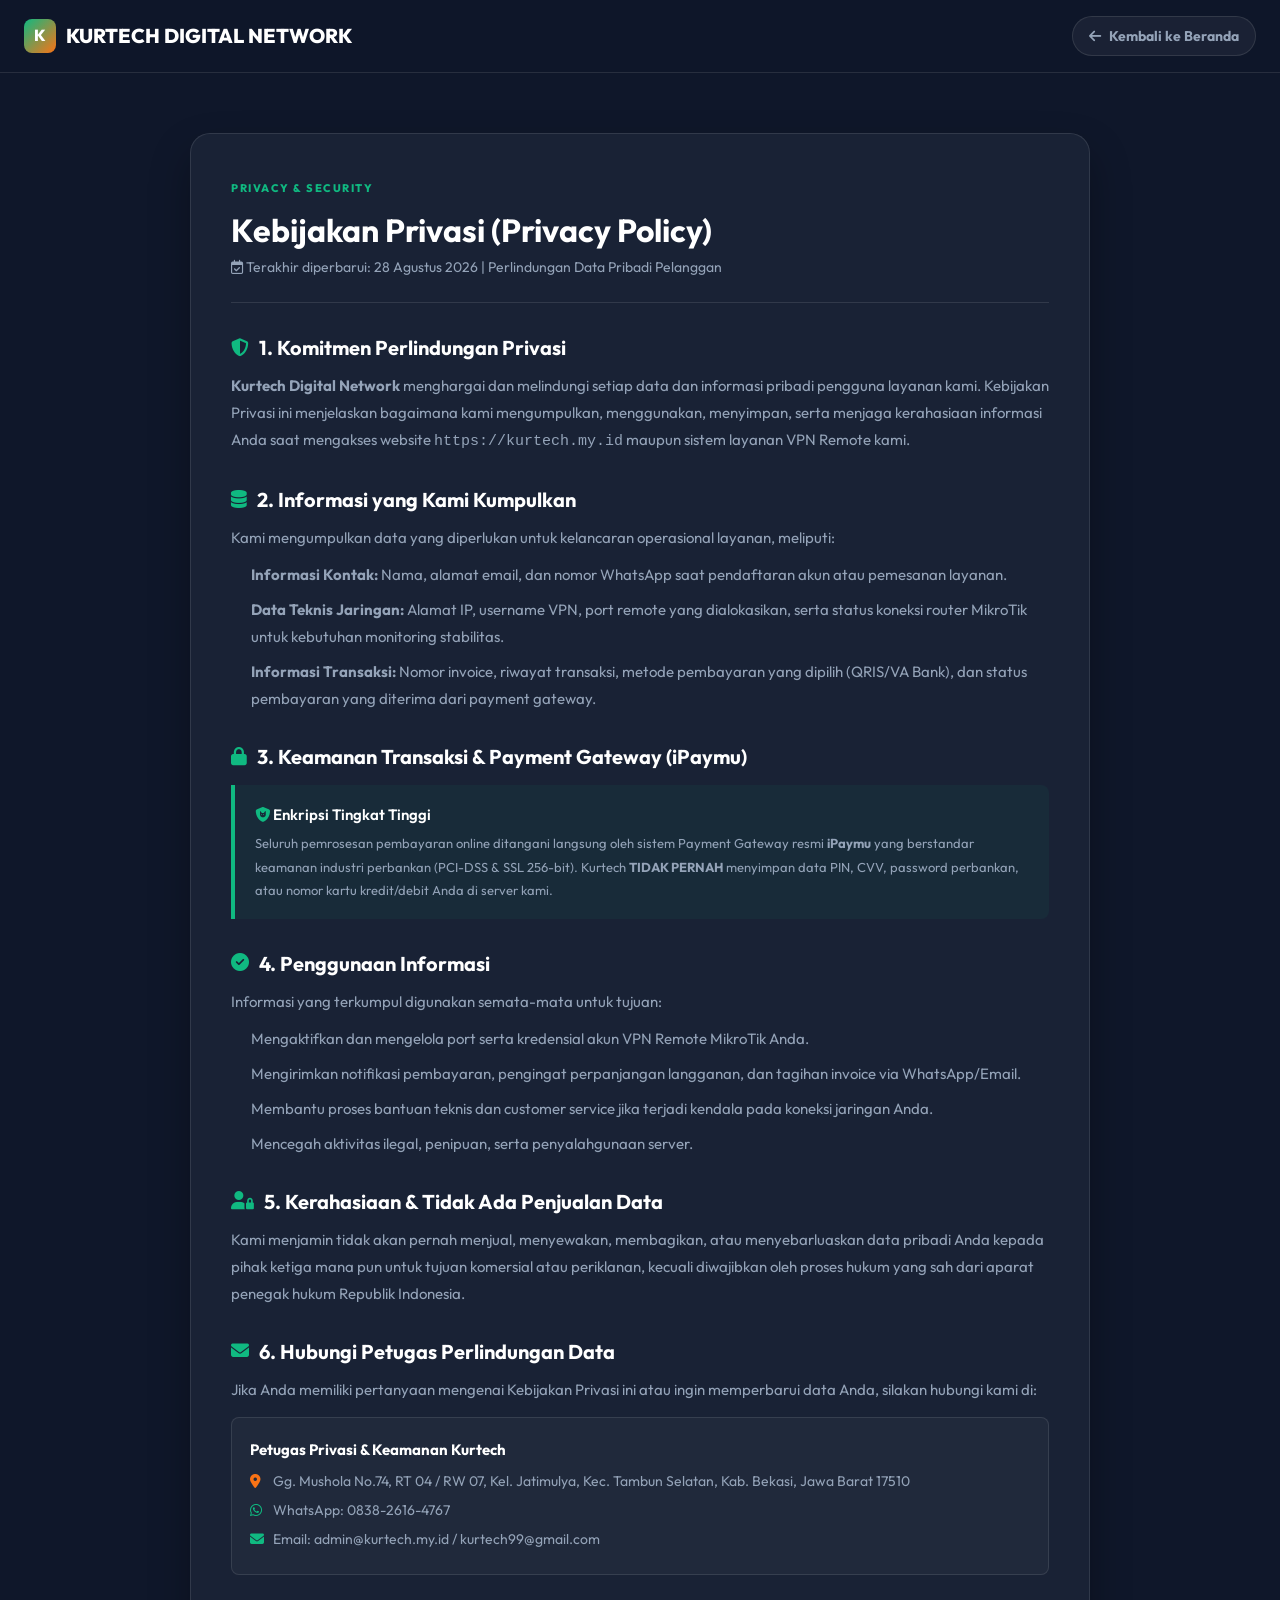
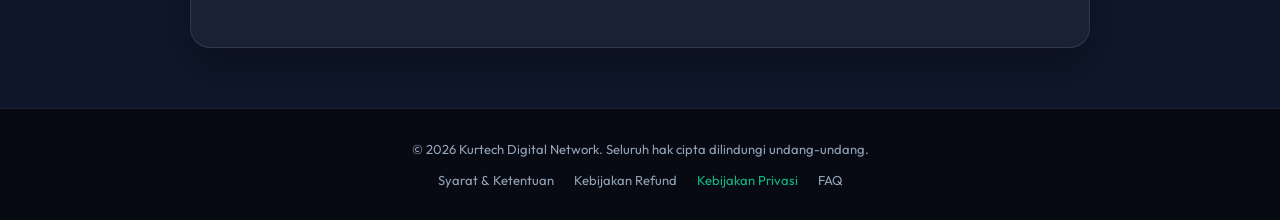
<file: privacy-policy/index.html>
﻿<!DOCTYPE html>
<html lang="id">
<head>
    <meta charset="UTF-8">
    <meta name="viewport" content="width=device-width, initial-scale=1.0">
    <title>Kebijakan Privasi (Privacy Policy) - Kurtech Digital Network</title>
    <meta name="description" content="Kebijakan Privasi dan perlindungan data pribadi pelanggan di Kurtech Digital Network.">
    <meta name="author" content="Kurtech Digital Network">
    <link rel="stylesheet" href="https://cdnjs.cloudflare.com/ajax/libs/font-awesome/6.4.0/css/all.min.css">
    <link href="https://fonts.googleapis.com/css2?family=Outfit:wght@300;400;500;600;700;800;900&display=swap" rel="stylesheet">
    <link rel="stylesheet" href="/assets/css/style.css?v=2.1">
    <style>
        body { background: #0f172a; color: #ffffff; font-family: 'Outfit', sans-serif; line-height: 1.6; margin: 0; padding: 0; }
        .legal-container { max-width: 900px; margin: 40px auto; background: rgba(30, 41, 59, 0.7); border: 1px solid rgba(255, 255, 255, 0.1); border-radius: 20px; padding: 40px; box-shadow: 0 20px 40px rgba(0,0,0,0.3); backdrop-filter: blur(10px); }
        .legal-header { border-bottom: 1px solid rgba(255, 255, 255, 0.1); padding-bottom: 24px; margin-bottom: 32px; }
        .legal-section { margin-bottom: 32px; }
        .legal-section h3 { color: #ffffff; font-size: 20px; margin-bottom: 12px; display: flex; align-items: center; gap: 10px; }
        .legal-section h3 i { color: #10b981; font-size: 18px; }
        .legal-section p, .legal-section li { color: #94a3b8; font-size: 15px; line-height: 1.8; }
        .legal-section ul { margin-left: 20px; margin-top: 10px; display: flex; flex-direction: column; gap: 8px; }
        .highlight-box { background: rgba(16, 185, 129, 0.05); border-left: 4px solid #10b981; padding: 16px 20px; border-radius: 0 8px 8px 0; margin: 16px 0; }
        .subpage-header { background: rgba(15, 23, 42, 0.9); border-bottom: 1px solid rgba(255, 255, 255, 0.1); padding: 16px 24px; display: flex; justify-content: space-between; align-items: center; position: sticky; top: 0; z-index: 100; backdrop-filter: blur(10px); }
        .logo-box { display: flex; align-items: center; gap: 10px; text-decoration: none; color: white; font-weight: 800; font-size: 20px; }
        .btn-back { display: inline-flex; align-items: center; gap: 8px; color: #94a3b8; text-decoration: none; font-size: 14px; font-weight: 700; padding: 8px 16px; border-radius: 50px; background: rgba(255, 255, 255, 0.05); border: 1px solid rgba(255, 255, 255, 0.1); transition: all 0.3s; }
        .btn-back:hover { color: white; background: #f97316; border-color: #f97316; }
    </style>
</head>
<body>
    <header class="subpage-header">
        <a href="/" class="logo-box">
            <span style="background: linear-gradient(135deg, #10b981, #f97316); color: white; padding: 4px 10px; border-radius: 8px; font-size: 16px;">K</span>
            KURTECH DIGITAL NETWORK
        </a>
        <a href="/" class="btn-back"><i class="fa-solid fa-arrow-left"></i> Kembali ke Beranda</a>
    </header>

    <div style="padding: 20px;">
        <div class="legal-container">
            <div class="legal-header">
                <span style="color: #10b981; font-weight: 800; font-size: 11px; letter-spacing: 1.5px; text-transform: uppercase;">PRIVACY & SECURITY</span>
                <h1 style="font-size: 32px; color: white; margin-top: 10px; margin-bottom: 6px;">Kebijakan Privasi (Privacy Policy)</h1>
                <p style="color: #94a3b8; font-size: 14px; margin: 0;">
                    <i class="fa-regular fa-calendar-check"></i> Terakhir diperbarui: 28 Agustus 2026 | Perlindungan Data Pribadi Pelanggan
                </p>
            </div>

            <div class="legal-content">
                <div class="legal-section">
                    <h3><i class="fa-solid fa-shield-halved"></i> 1. Komitmen Perlindungan Privasi</h3>
                    <p>
                        <strong>Kurtech Digital Network</strong> menghargai dan melindungi setiap data dan informasi pribadi pengguna layanan kami. Kebijakan Privasi ini menjelaskan bagaimana kami mengumpulkan, menggunakan, menyimpan, serta menjaga kerahasiaan informasi Anda saat mengakses website <code>https://kurtech.my.id</code> maupun sistem layanan VPN Remote kami.
                    </p>
                </div>

                <div class="legal-section">
                    <h3><i class="fa-solid fa-database"></i> 2. Informasi yang Kami Kumpulkan</h3>
                    <p>Kami mengumpulkan data yang diperlukan untuk kelancaran operasional layanan, meliputi:</p>
                    <ul>
                        <li><strong>Informasi Kontak:</strong> Nama, alamat email, dan nomor WhatsApp saat pendaftaran akun atau pemesanan layanan.</li>
                        <li><strong>Data Teknis Jaringan:</strong> Alamat IP, username VPN, port remote yang dialokasikan, serta status koneksi router MikroTik untuk kebutuhan monitoring stabilitas.</li>
                        <li><strong>Informasi Transaksi:</strong> Nomor invoice, riwayat transaksi, metode pembayaran yang dipilih (QRIS/VA Bank), dan status pembayaran yang diterima dari payment gateway.</li>
                    </ul>
                </div>

                <div class="legal-section">
                    <h3><i class="fa-solid fa-lock"></i> 3. Keamanan Transaksi & Payment Gateway (iPaymu)</h3>
                    <div class="highlight-box">
                        <p style="color: white; font-weight: 600; margin-bottom: 4px;"><i class="fa-solid fa-shield-cat" style="color: #10b981;"></i> Enkripsi Tingkat Tinggi</p>
                        <p style="font-size: 13px; color: #94a3b8; margin: 0;">
                            Seluruh pemrosesan pembayaran online ditangani langsung oleh sistem Payment Gateway resmi <strong>iPaymu</strong> yang berstandar keamanan industri perbankan (PCI-DSS & SSL 256-bit). Kurtech <strong>TIDAK PERNAH</strong> menyimpan data PIN, CVV, password perbankan, atau nomor kartu kredit/debit Anda di server kami.
                        </p>
                    </div>
                </div>

                <div class="legal-section">
                    <h3><i class="fa-solid fa-circle-check"></i> 4. Penggunaan Informasi</h3>
                    <p>Informasi yang terkumpul digunakan semata-mata untuk tujuan:</p>
                    <ul>
                        <li>Mengaktifkan dan mengelola port serta kredensial akun VPN Remote MikroTik Anda.</li>
                        <li>Mengirimkan notifikasi pembayaran, pengingat perpanjangan langganan, dan tagihan invoice via WhatsApp/Email.</li>
                        <li>Membantu proses bantuan teknis dan customer service jika terjadi kendala pada koneksi jaringan Anda.</li>
                        <li>Mencegah aktivitas ilegal, penipuan, serta penyalahgunaan server.</li>
                    </ul>
                </div>

                <div class="legal-section">
                    <h3><i class="fa-solid fa-user-lock"></i> 5. Kerahasiaan & Tidak Ada Penjualan Data</h3>
                    <p>
                        Kami menjamin tidak akan pernah menjual, menyewakan, membagikan, atau menyebarluaskan data pribadi Anda kepada pihak ketiga mana pun untuk tujuan komersial atau periklanan, kecuali diwajibkan oleh proses hukum yang sah dari aparat penegak hukum Republik Indonesia.
                    </p>
                </div>

                <div class="legal-section">
                    <h3><i class="fa-solid fa-envelope"></i> 6. Hubungi Petugas Perlindungan Data</h3>
                    <p>Jika Anda memiliki pertanyaan mengenai Kebijakan Privasi ini atau ingin memperbarui data Anda, silakan hubungi kami di:</p>
                    <div style="margin-top: 14px; background: rgba(255,255,255,0.03); padding: 18px; border-radius: 8px; border: 1px solid rgba(255,255,255,0.1);">
                        <p style="color: white; font-weight: 700; margin-bottom: 6px;">Petugas Privasi & Keamanan Kurtech</p>
                        <p style="font-size: 14px; color: #94a3b8; margin: 4px 0;"><i class="fa-solid fa-location-dot" style="color: #f97316; width: 20px;"></i> Gg. Mushola No.74, RT 04 / RW 07, Kel. Jatimulya, Kec. Tambun Selatan, Kab. Bekasi, Jawa Barat 17510</p>
                        <p style="font-size: 14px; color: #94a3b8; margin: 4px 0;"><i class="fa-brands fa-whatsapp" style="color: #10b981; width: 20px;"></i> WhatsApp: 0838-2616-4767</p>
                        <p style="font-size: 14px; color: #94a3b8; margin: 4px 0;"><i class="fa-solid fa-envelope" style="color: #10b981; width: 20px;"></i> Email: admin@kurtech.my.id / kurtech99@gmail.com</p>
                    </div>
                </div>
            </div>
        </div>
    </div>

    <footer style="background: #070a13; border-top: 1px solid rgba(255,255,255,0.1); padding: 30px 20px; text-align: center; font-size: 13px; color: #94a3b8;">
        <p style="margin: 0 0 10px 0;">&copy; 2026 Kurtech Digital Network. Seluruh hak cipta dilindungi undang-undang.</p>
        <div style="display: flex; justify-content: center; gap: 20px; flex-wrap: wrap;">
            <a href="/terms" style="color: #94a3b8; text-decoration: none;">Syarat & Ketentuan</a>
            <a href="/refund-policy" style="color: #94a3b8; text-decoration: none;">Kebijakan Refund</a>
            <a href="/privacy-policy" style="color: #10b981; text-decoration: none;">Kebijakan Privasi</a>
            <a href="/#faq" style="color: #94a3b8; text-decoration: none;">FAQ</a>
        </div>
    </footer>
</body>
</html>
</file>
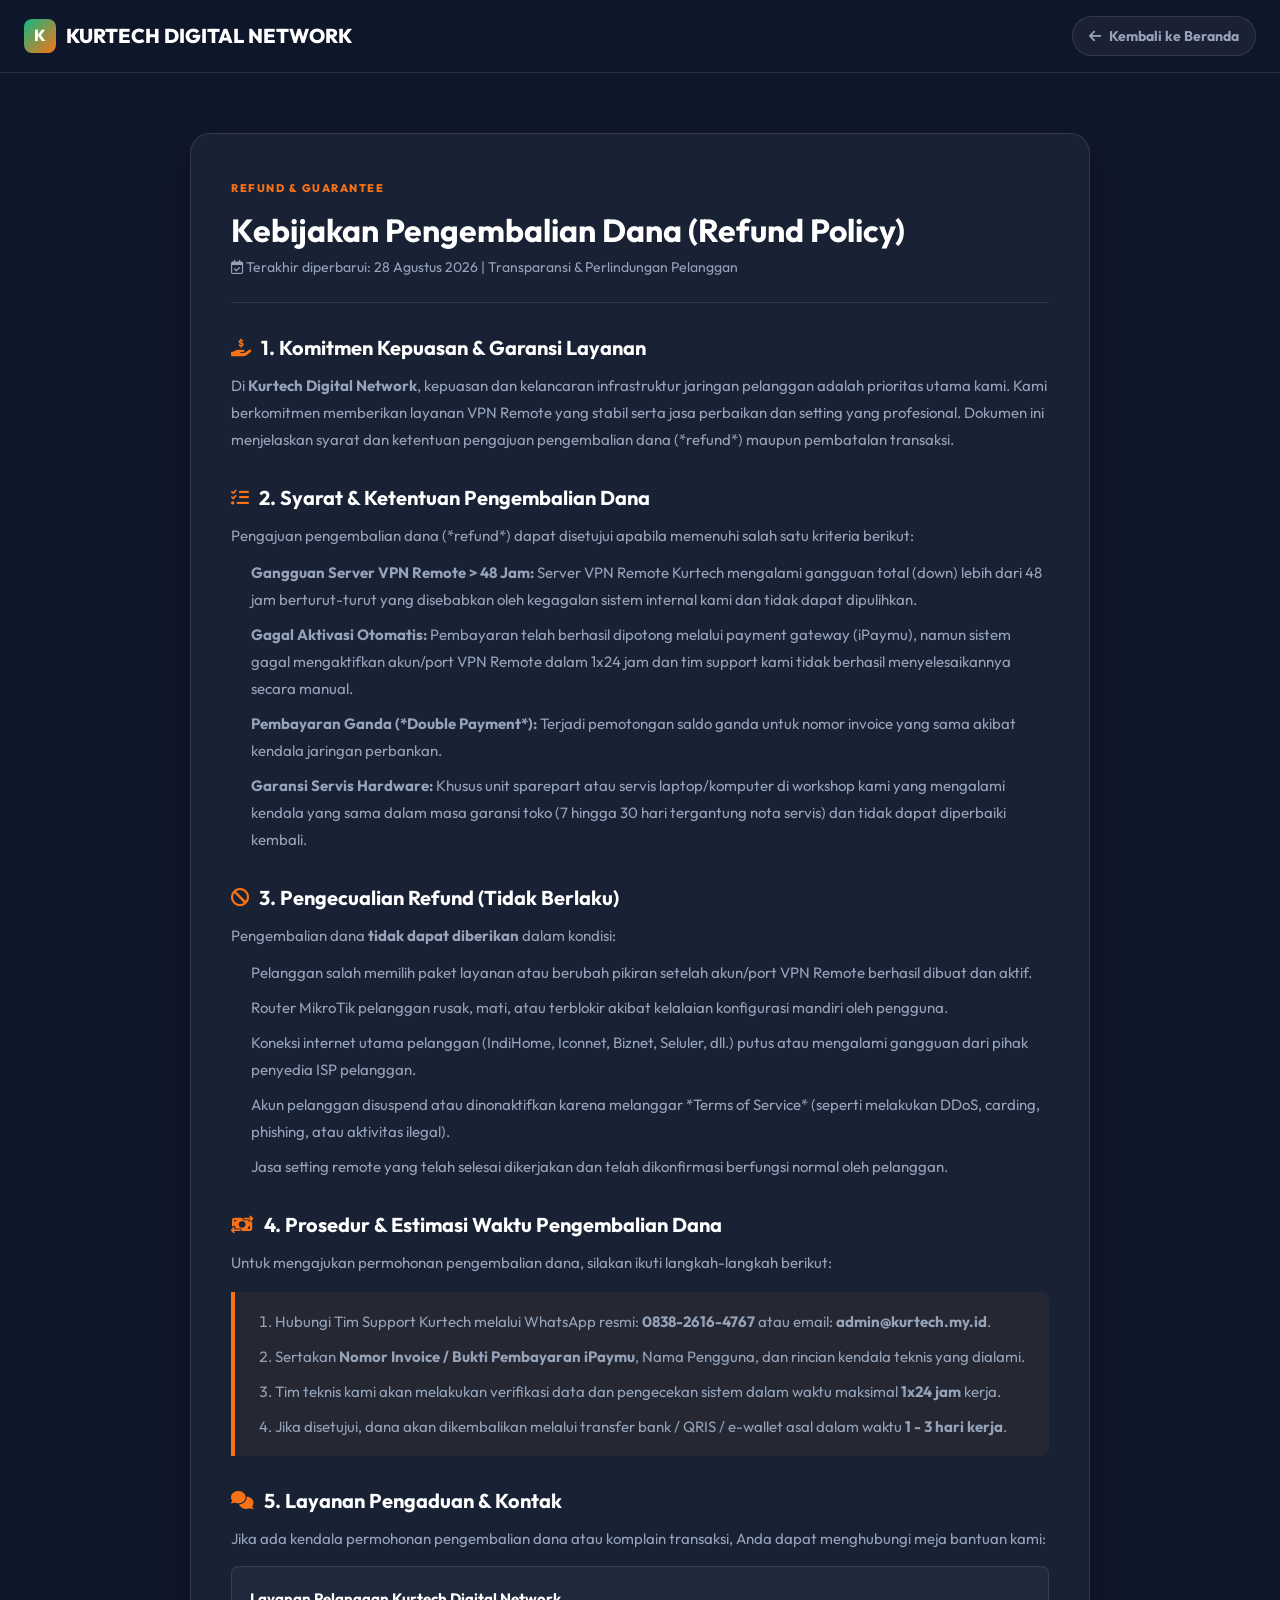
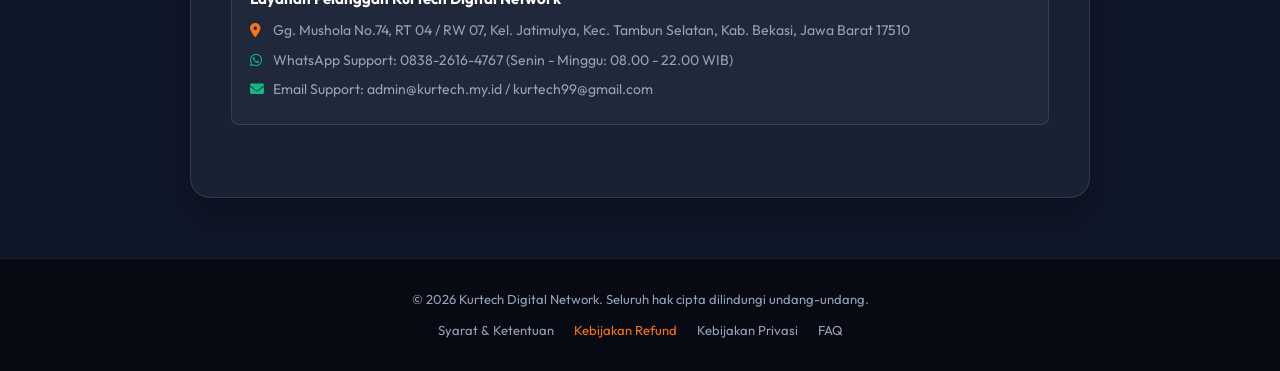
<file: refund-policy/index.html>
﻿<!DOCTYPE html>
<html lang="id">
<head>
    <meta charset="UTF-8">
    <meta name="viewport" content="width=device-width, initial-scale=1.0">
    <title>Kebijakan Pengembalian Dana (Refund Policy) - Kurtech Digital Network</title>
    <meta name="description" content="Kebijakan pengembalian dana, garansi layanan, dan pembatalan transaksi di Kurtech Digital Network.">
    <meta name="author" content="Kurtech Digital Network">
    <link rel="stylesheet" href="https://cdnjs.cloudflare.com/ajax/libs/font-awesome/6.4.0/css/all.min.css">
    <link href="https://fonts.googleapis.com/css2?family=Outfit:wght@300;400;500;600;700;800;900&display=swap" rel="stylesheet">
    <link rel="stylesheet" href="/assets/css/style.css?v=2.1">
    <style>
        body { background: #0f172a; color: #ffffff; font-family: 'Outfit', sans-serif; line-height: 1.6; margin: 0; padding: 0; }
        .legal-container { max-width: 900px; margin: 40px auto; background: rgba(30, 41, 59, 0.7); border: 1px solid rgba(255, 255, 255, 0.1); border-radius: 20px; padding: 40px; box-shadow: 0 20px 40px rgba(0,0,0,0.3); backdrop-filter: blur(10px); }
        .legal-header { border-bottom: 1px solid rgba(255, 255, 255, 0.1); padding-bottom: 24px; margin-bottom: 32px; }
        .legal-section { margin-bottom: 32px; }
        .legal-section h3 { color: #ffffff; font-size: 20px; margin-bottom: 12px; display: flex; align-items: center; gap: 10px; }
        .legal-section h3 i { color: #f97316; font-size: 18px; }
        .legal-section p, .legal-section li { color: #94a3b8; font-size: 15px; line-height: 1.8; }
        .legal-section ul { margin-left: 20px; margin-top: 10px; display: flex; flex-direction: column; gap: 8px; }
        .highlight-box { background: rgba(249, 115, 22, 0.05); border-left: 4px solid #f97316; padding: 16px 20px; border-radius: 0 8px 8px 0; margin: 16px 0; }
        .subpage-header { background: rgba(15, 23, 42, 0.9); border-bottom: 1px solid rgba(255, 255, 255, 0.1); padding: 16px 24px; display: flex; justify-content: space-between; align-items: center; position: sticky; top: 0; z-index: 100; backdrop-filter: blur(10px); }
        .logo-box { display: flex; align-items: center; gap: 10px; text-decoration: none; color: white; font-weight: 800; font-size: 20px; }
        .btn-back { display: inline-flex; align-items: center; gap: 8px; color: #94a3b8; text-decoration: none; font-size: 14px; font-weight: 700; padding: 8px 16px; border-radius: 50px; background: rgba(255, 255, 255, 0.05); border: 1px solid rgba(255, 255, 255, 0.1); transition: all 0.3s; }
        .btn-back:hover { color: white; background: #f97316; border-color: #f97316; }
    </style>
</head>
<body>
    <header class="subpage-header">
        <a href="/" class="logo-box">
            <span style="background: linear-gradient(135deg, #10b981, #f97316); color: white; padding: 4px 10px; border-radius: 8px; font-size: 16px;">K</span>
            KURTECH DIGITAL NETWORK
        </a>
        <a href="/" class="btn-back"><i class="fa-solid fa-arrow-left"></i> Kembali ke Beranda</a>
    </header>

    <div style="padding: 20px;">
        <div class="legal-container">
            <div class="legal-header">
                <span style="color: #f97316; font-weight: 800; font-size: 11px; letter-spacing: 1.5px; text-transform: uppercase;">REFUND & GUARANTEE</span>
                <h1 style="font-size: 32px; color: white; margin-top: 10px; margin-bottom: 6px;">Kebijakan Pengembalian Dana (Refund Policy)</h1>
                <p style="color: #94a3b8; font-size: 14px; margin: 0;">
                    <i class="fa-regular fa-calendar-check"></i> Terakhir diperbarui: 28 Agustus 2026 | Transparansi & Perlindungan Pelanggan
                </p>
            </div>

            <div class="legal-content">
                <div class="legal-section">
                    <h3><i class="fa-solid fa-hand-holding-dollar"></i> 1. Komitmen Kepuasan & Garansi Layanan</h3>
                    <p>
                        Di <strong>Kurtech Digital Network</strong>, kepuasan dan kelancaran infrastruktur jaringan pelanggan adalah prioritas utama kami. Kami berkomitmen memberikan layanan VPN Remote yang stabil serta jasa perbaikan dan setting yang profesional. Dokumen ini menjelaskan syarat dan ketentuan pengajuan pengembalian dana (*refund*) maupun pembatalan transaksi.
                    </p>
                </div>

                <div class="legal-section">
                    <h3><i class="fa-solid fa-list-check"></i> 2. Syarat & Ketentuan Pengembalian Dana</h3>
                    <p>Pengajuan pengembalian dana (*refund*) dapat disetujui apabila memenuhi salah satu kriteria berikut:</p>
                    <ul>
                        <li><strong>Gangguan Server VPN Remote > 48 Jam:</strong> Server VPN Remote Kurtech mengalami gangguan total (down) lebih dari 48 jam berturut-turut yang disebabkan oleh kegagalan sistem internal kami dan tidak dapat dipulihkan.</li>
                        <li><strong>Gagal Aktivasi Otomatis:</strong> Pembayaran telah berhasil dipotong melalui payment gateway (iPaymu), namun sistem gagal mengaktifkan akun/port VPN Remote dalam 1x24 jam dan tim support kami tidak berhasil menyelesaikannya secara manual.</li>
                        <li><strong>Pembayaran Ganda (*Double Payment*):</strong> Terjadi pemotongan saldo ganda untuk nomor invoice yang sama akibat kendala jaringan perbankan.</li>
                        <li><strong>Garansi Servis Hardware:</strong> Khusus unit sparepart atau servis laptop/komputer di workshop kami yang mengalami kendala yang sama dalam masa garansi toko (7 hingga 30 hari tergantung nota servis) dan tidak dapat diperbaiki kembali.</li>
                    </ul>
                </div>

                <div class="legal-section">
                    <h3><i class="fa-solid fa-ban"></i> 3. Pengecualian Refund (Tidak Berlaku)</h3>
                    <p>Pengembalian dana <strong>tidak dapat diberikan</strong> dalam kondisi:</p>
                    <ul>
                        <li>Pelanggan salah memilih paket layanan atau berubah pikiran setelah akun/port VPN Remote berhasil dibuat dan aktif.</li>
                        <li>Router MikroTik pelanggan rusak, mati, atau terblokir akibat kelalaian konfigurasi mandiri oleh pengguna.</li>
                        <li>Koneksi internet utama pelanggan (IndiHome, Iconnet, Biznet, Seluler, dll.) putus atau mengalami gangguan dari pihak penyedia ISP pelanggan.</li>
                        <li>Akun pelanggan disuspend atau dinonaktifkan karena melanggar *Terms of Service* (seperti melakukan DDoS, carding, phishing, atau aktivitas ilegal).</li>
                        <li>Jasa setting remote yang telah selesai dikerjakan dan telah dikonfirmasi berfungsi normal oleh pelanggan.</li>
                    </ul>
                </div>

                <div class="legal-section">
                    <h3><i class="fa-solid fa-money-bill-transfer"></i> 4. Prosedur & Estimasi Waktu Pengembalian Dana</h3>
                    <p>Untuk mengajukan permohonan pengembalian dana, silakan ikuti langkah-langkah berikut:</p>
                    <div class="highlight-box">
                        <ol style="margin-left: 20px; display: flex; flex-direction: column; gap: 8px; font-size: 14px; color: #cbd5e1; padding-left: 0;">
                            <li>Hubungi Tim Support Kurtech melalui WhatsApp resmi: <strong>0838-2616-4767</strong> atau email: <strong>admin@kurtech.my.id</strong>.</li>
                            <li>Sertakan <strong>Nomor Invoice / Bukti Pembayaran iPaymu</strong>, Nama Pengguna, dan rincian kendala teknis yang dialami.</li>
                            <li>Tim teknis kami akan melakukan verifikasi data dan pengecekan sistem dalam waktu maksimal <strong>1x24 jam</strong> kerja.</li>
                            <li>Jika disetujui, dana akan dikembalikan melalui transfer bank / QRIS / e-wallet asal dalam waktu <strong>1 - 3 hari kerja</strong>.</li>
                        </ol>
                    </div>
                </div>

                <div class="legal-section">
                    <h3><i class="fa-solid fa-comments"></i> 5. Layanan Pengaduan & Kontak</h3>
                    <p>Jika ada kendala permohonan pengembalian dana atau komplain transaksi, Anda dapat menghubungi meja bantuan kami:</p>
                    <div style="margin-top: 14px; background: rgba(255,255,255,0.03); padding: 18px; border-radius: 8px; border: 1px solid rgba(255,255,255,0.1);">
                        <p style="color: white; font-weight: 700; margin-bottom: 6px;">Layanan Pelanggan Kurtech Digital Network</p>
                        <p style="font-size: 14px; color: #94a3b8; margin: 4px 0;"><i class="fa-solid fa-location-dot" style="color: #f97316; width: 20px;"></i> Gg. Mushola No.74, RT 04 / RW 07, Kel. Jatimulya, Kec. Tambun Selatan, Kab. Bekasi, Jawa Barat 17510</p>
                        <p style="font-size: 14px; color: #94a3b8; margin: 4px 0;"><i class="fa-brands fa-whatsapp" style="color: #10b981; width: 20px;"></i> WhatsApp Support: 0838-2616-4767 (Senin - Minggu: 08.00 - 22.00 WIB)</p>
                        <p style="font-size: 14px; color: #94a3b8; margin: 4px 0;"><i class="fa-solid fa-envelope" style="color: #10b981; width: 20px;"></i> Email Support: admin@kurtech.my.id / kurtech99@gmail.com</p>
                    </div>
                </div>
            </div>
        </div>
    </div>

    <footer style="background: #070a13; border-top: 1px solid rgba(255,255,255,0.1); padding: 30px 20px; text-align: center; font-size: 13px; color: #94a3b8;">
        <p style="margin: 0 0 10px 0;">&copy; 2026 Kurtech Digital Network. Seluruh hak cipta dilindungi undang-undang.</p>
        <div style="display: flex; justify-content: center; gap: 20px; flex-wrap: wrap;">
            <a href="/terms" style="color: #94a3b8; text-decoration: none;">Syarat & Ketentuan</a>
            <a href="/refund-policy" style="color: #f97316; text-decoration: none;">Kebijakan Refund</a>
            <a href="/privacy-policy" style="color: #94a3b8; text-decoration: none;">Kebijakan Privasi</a>
            <a href="/#faq" style="color: #94a3b8; text-decoration: none;">FAQ</a>
        </div>
    </footer>
</body>
</html>
</file>
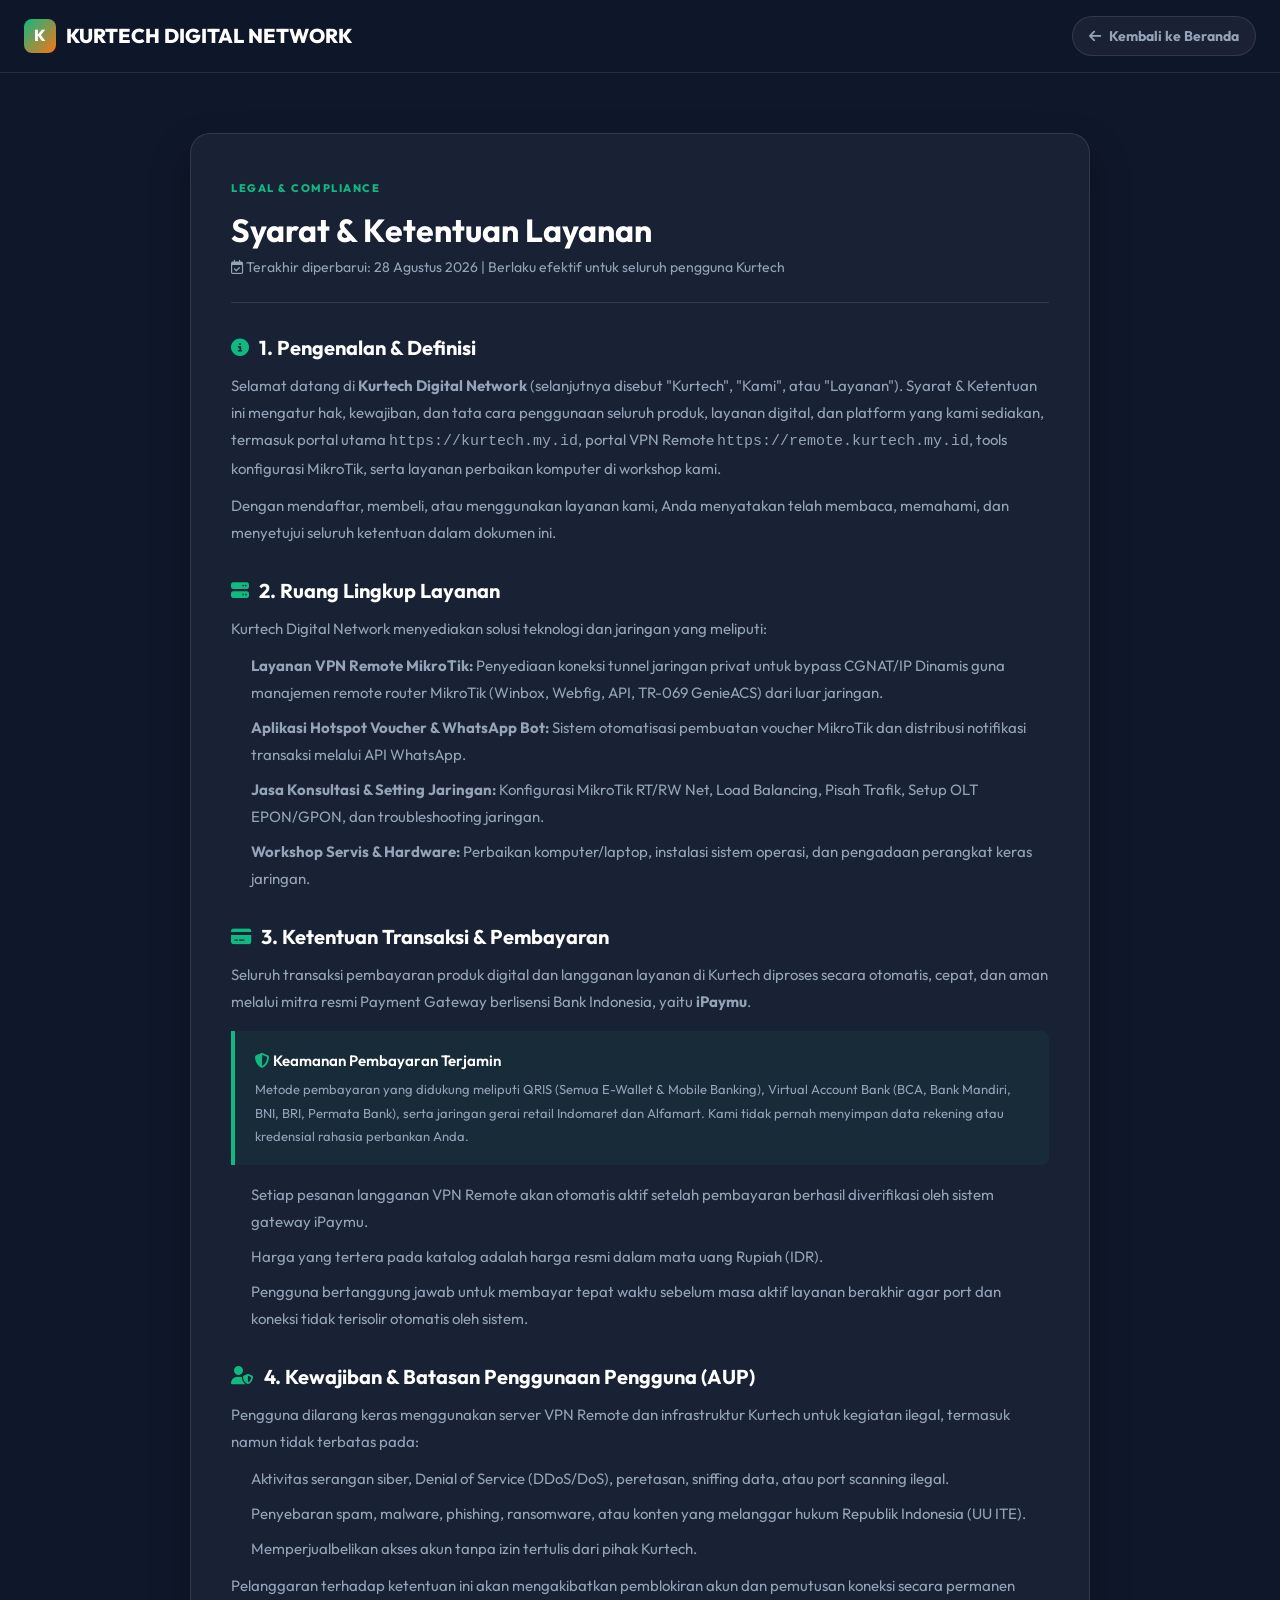
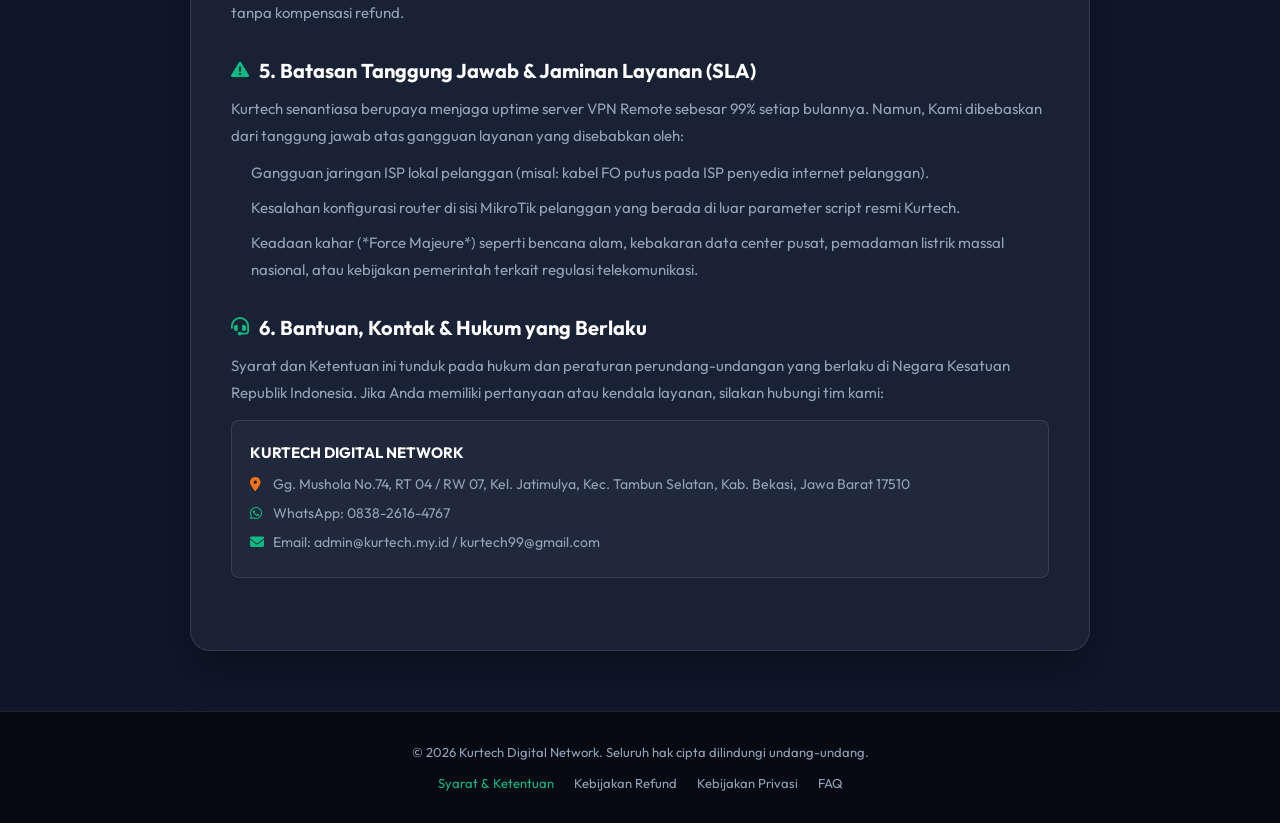
<file: terms/index.html>
﻿<!DOCTYPE html>
<html lang="id">
<head>
    <meta charset="UTF-8">
    <meta name="viewport" content="width=device-width, initial-scale=1.0">
    <title>Syarat & Ketentuan Layanan (Terms of Service) - Kurtech Digital Network</title>
    <meta name="description" content="Syarat dan ketentuan penggunaan layanan Kurtech Digital Network, termasuk layanan VPN Remote, Bot Voucher Hotspot RT/RW Net, dan Jasa IT.">
    <meta name="author" content="Kurtech Digital Network">
    <link rel="stylesheet" href="https://cdnjs.cloudflare.com/ajax/libs/font-awesome/6.4.0/css/all.min.css">
    <link href="https://fonts.googleapis.com/css2?family=Outfit:wght@300;400;500;600;700;800;900&display=swap" rel="stylesheet">
    <link rel="stylesheet" href="/assets/css/style.css?v=2.1">
    <style>
        body { background: #0f172a; color: #ffffff; font-family: 'Outfit', sans-serif; line-height: 1.6; margin: 0; padding: 0; }
        .legal-container { max-width: 900px; margin: 40px auto; background: rgba(30, 41, 59, 0.7); border: 1px solid rgba(255, 255, 255, 0.1); border-radius: 20px; padding: 40px; box-shadow: 0 20px 40px rgba(0,0,0,0.3); backdrop-filter: blur(10px); }
        .legal-header { border-bottom: 1px solid rgba(255, 255, 255, 0.1); padding-bottom: 24px; margin-bottom: 32px; }
        .legal-section { margin-bottom: 32px; }
        .legal-section h3 { color: #ffffff; font-size: 20px; margin-bottom: 12px; display: flex; align-items: center; gap: 10px; }
        .legal-section h3 i { color: #10b981; font-size: 18px; }
        .legal-section p, .legal-section li { color: #94a3b8; font-size: 15px; line-height: 1.8; }
        .legal-section ul { margin-left: 20px; margin-top: 10px; display: flex; flex-direction: column; gap: 8px; }
        .highlight-box { background: rgba(16, 185, 129, 0.05); border-left: 4px solid #10b981; padding: 16px 20px; border-radius: 0 8px 8px 0; margin: 16px 0; }
        .subpage-header { background: rgba(15, 23, 42, 0.9); border-bottom: 1px solid rgba(255, 255, 255, 0.1); padding: 16px 24px; display: flex; justify-content: space-between; align-items: center; position: sticky; top: 0; z-index: 100; backdrop-filter: blur(10px); }
        .logo-box { display: flex; align-items: center; gap: 10px; text-decoration: none; color: white; font-weight: 800; font-size: 20px; }
        .btn-back { display: inline-flex; align-items: center; gap: 8px; color: #94a3b8; text-decoration: none; font-size: 14px; font-weight: 700; padding: 8px 16px; border-radius: 50px; background: rgba(255, 255, 255, 0.05); border: 1px solid rgba(255, 255, 255, 0.1); transition: all 0.3s; }
        .btn-back:hover { color: white; background: #f97316; border-color: #f97316; }
    </style>
</head>
<body>
    <header class="subpage-header">
        <a href="/" class="logo-box">
            <span style="background: linear-gradient(135deg, #10b981, #f97316); color: white; padding: 4px 10px; border-radius: 8px; font-size: 16px;">K</span>
            KURTECH DIGITAL NETWORK
        </a>
        <a href="/" class="btn-back"><i class="fa-solid fa-arrow-left"></i> Kembali ke Beranda</a>
    </header>

    <div style="padding: 20px;">
        <div class="legal-container">
            <div class="legal-header">
                <span style="color: #10b981; font-weight: 800; font-size: 11px; letter-spacing: 1.5px; text-transform: uppercase;">LEGAL & COMPLIANCE</span>
                <h1 style="font-size: 32px; color: white; margin-top: 10px; margin-bottom: 6px;">Syarat & Ketentuan Layanan</h1>
                <p style="color: #94a3b8; font-size: 14px; margin: 0;">
                    <i class="fa-regular fa-calendar-check"></i> Terakhir diperbarui: 28 Agustus 2026 | Berlaku efektif untuk seluruh pengguna Kurtech
                </p>
            </div>

            <div class="legal-content">
                <div class="legal-section">
                    <h3><i class="fa-solid fa-circle-info"></i> 1. Pengenalan & Definisi</h3>
                    <p>
                        Selamat datang di <strong>Kurtech Digital Network</strong> (selanjutnya disebut "Kurtech", "Kami", atau "Layanan"). Syarat & Ketentuan ini mengatur hak, kewajiban, dan tata cara penggunaan seluruh produk, layanan digital, dan platform yang kami sediakan, termasuk portal utama <code>https://kurtech.my.id</code>, portal VPN Remote <code>https://remote.kurtech.my.id</code>, tools konfigurasi MikroTik, serta layanan perbaikan komputer di workshop kami.
                    </p>
                    <p style="margin-top: 10px;">
                        Dengan mendaftar, membeli, atau menggunakan layanan kami, Anda menyatakan telah membaca, memahami, dan menyetujui seluruh ketentuan dalam dokumen ini.
                    </p>
                </div>

                <div class="legal-section">
                    <h3><i class="fa-solid fa-server"></i> 2. Ruang Lingkup Layanan</h3>
                    <p>Kurtech Digital Network menyediakan solusi teknologi dan jaringan yang meliputi:</p>
                    <ul>
                        <li><strong>Layanan VPN Remote MikroTik:</strong> Penyediaan koneksi tunnel jaringan privat untuk bypass CGNAT/IP Dinamis guna manajemen remote router MikroTik (Winbox, Webfig, API, TR-069 GenieACS) dari luar jaringan.</li>
                        <li><strong>Aplikasi Hotspot Voucher & WhatsApp Bot:</strong> Sistem otomatisasi pembuatan voucher MikroTik dan distribusi notifikasi transaksi melalui API WhatsApp.</li>
                        <li><strong>Jasa Konsultasi & Setting Jaringan:</strong> Konfigurasi MikroTik RT/RW Net, Load Balancing, Pisah Trafik, Setup OLT EPON/GPON, dan troubleshooting jaringan.</li>
                        <li><strong>Workshop Servis & Hardware:</strong> Perbaikan komputer/laptop, instalasi sistem operasi, dan pengadaan perangkat keras jaringan.</li>
                    </ul>
                </div>

                <div class="legal-section">
                    <h3><i class="fa-solid fa-credit-card"></i> 3. Ketentuan Transaksi & Pembayaran</h3>
                    <p>
                        Seluruh transaksi pembayaran produk digital dan langganan layanan di Kurtech diproses secara otomatis, cepat, dan aman melalui mitra resmi Payment Gateway berlisensi Bank Indonesia, yaitu <strong>iPaymu</strong>.
                    </p>
                    <div class="highlight-box">
                        <p style="color: white; font-weight: 600; margin-bottom: 4px;"><i class="fa-solid fa-shield-halved" style="color: #10b981;"></i> Keamanan Pembayaran Terjamin</p>
                        <p style="font-size: 13px; color: #94a3b8; margin: 0;">
                            Metode pembayaran yang didukung meliputi QRIS (Semua E-Wallet & Mobile Banking), Virtual Account Bank (BCA, Bank Mandiri, BNI, BRI, Permata Bank), serta jaringan gerai retail Indomaret dan Alfamart. Kami tidak pernah menyimpan data rekening atau kredensial rahasia perbankan Anda.
                        </p>
                    </div>
                    <ul>
                        <li>Setiap pesanan langganan VPN Remote akan otomatis aktif setelah pembayaran berhasil diverifikasi oleh sistem gateway iPaymu.</li>
                        <li>Harga yang tertera pada katalog adalah harga resmi dalam mata uang Rupiah (IDR).</li>
                        <li>Pengguna bertanggung jawab untuk membayar tepat waktu sebelum masa aktif layanan berakhir agar port dan koneksi tidak terisolir otomatis oleh sistem.</li>
                    </ul>
                </div>

                <div class="legal-section">
                    <h3><i class="fa-solid fa-user-shield"></i> 4. Kewajiban & Batasan Penggunaan Pengguna (AUP)</h3>
                    <p>Pengguna dilarang keras menggunakan server VPN Remote dan infrastruktur Kurtech untuk kegiatan ilegal, termasuk namun tidak terbatas pada:</p>
                    <ul>
                        <li>Aktivitas serangan siber, Denial of Service (DDoS/DoS), peretasan, sniffing data, atau port scanning ilegal.</li>
                        <li>Penyebaran spam, malware, phishing, ransomware, atau konten yang melanggar hukum Republik Indonesia (UU ITE).</li>
                        <li>Memperjualbelikan akses akun tanpa izin tertulis dari pihak Kurtech.</li>
                    </ul>
                    <p style="margin-top: 10px;">
                        Pelanggaran terhadap ketentuan ini akan mengakibatkan pemblokiran akun dan pemutusan koneksi secara permanen tanpa kompensasi refund.
                    </p>
                </div>

                <div class="legal-section">
                    <h3><i class="fa-solid fa-triangle-exclamation"></i> 5. Batasan Tanggung Jawab & Jaminan Layanan (SLA)</h3>
                    <p>
                        Kurtech senantiasa berupaya menjaga uptime server VPN Remote sebesar 99% setiap bulannya. Namun, Kami dibebaskan dari tanggung jawab atas gangguan layanan yang disebabkan oleh:
                    </p>
                    <ul>
                        <li>Gangguan jaringan ISP lokal pelanggan (misal: kabel FO putus pada ISP penyedia internet pelanggan).</li>
                        <li>Kesalahan konfigurasi router di sisi MikroTik pelanggan yang berada di luar parameter script resmi Kurtech.</li>
                        <li>Keadaan kahar (*Force Majeure*) seperti bencana alam, kebakaran data center pusat, pemadaman listrik massal nasional, atau kebijakan pemerintah terkait regulasi telekomunikasi.</li>
                    </ul>
                </div>

                <div class="legal-section">
                    <h3><i class="fa-solid fa-headset"></i> 6. Bantuan, Kontak & Hukum yang Berlaku</h3>
                    <p>
                        Syarat dan Ketentuan ini tunduk pada hukum dan peraturan perundang-undangan yang berlaku di Negara Kesatuan Republik Indonesia. Jika Anda memiliki pertanyaan atau kendala layanan, silakan hubungi tim kami:
                    </p>
                    <div style="margin-top: 14px; background: rgba(255,255,255,0.03); padding: 18px; border-radius: 8px; border: 1px solid rgba(255,255,255,0.1);">
                        <p style="color: white; font-weight: 700; margin-bottom: 6px;">KURTECH DIGITAL NETWORK</p>
                        <p style="font-size: 14px; color: #94a3b8; margin: 4px 0;"><i class="fa-solid fa-location-dot" style="color: #f97316; width: 20px;"></i> Gg. Mushola No.74, RT 04 / RW 07, Kel. Jatimulya, Kec. Tambun Selatan, Kab. Bekasi, Jawa Barat 17510</p>
                        <p style="font-size: 14px; color: #94a3b8; margin: 4px 0;"><i class="fa-brands fa-whatsapp" style="color: #10b981; width: 20px;"></i> WhatsApp: 0838-2616-4767</p>
                        <p style="font-size: 14px; color: #94a3b8; margin: 4px 0;"><i class="fa-solid fa-envelope" style="color: #10b981; width: 20px;"></i> Email: admin@kurtech.my.id / kurtech99@gmail.com</p>
                    </div>
                </div>
            </div>
        </div>
    </div>

    <footer style="background: #070a13; border-top: 1px solid rgba(255,255,255,0.1); padding: 30px 20px; text-align: center; font-size: 13px; color: #94a3b8;">
        <p style="margin: 0 0 10px 0;">&copy; 2026 Kurtech Digital Network. Seluruh hak cipta dilindungi undang-undang.</p>
        <div style="display: flex; justify-content: center; gap: 20px; flex-wrap: wrap;">
            <a href="/terms" style="color: #10b981; text-decoration: none;">Syarat & Ketentuan</a>
            <a href="/refund-policy" style="color: #94a3b8; text-decoration: none;">Kebijakan Refund</a>
            <a href="/privacy-policy" style="color: #94a3b8; text-decoration: none;">Kebijakan Privasi</a>
            <a href="/#faq" style="color: #94a3b8; text-decoration: none;">FAQ</a>
        </div>
    </footer>
</body>
</html>
</file>
<file: assets/css/style.css>
/* ==========================================================================
   KURTECH - Solusi Server & Jaringan Terpercaya
   Design System: Light, Clean & Elegant Tech Aesthetic
   Mobile-First & Ultra Responsive UX (TV, Laptop, Tablet, Mobile)
   ========================================================================== */

:root {
  /* Color Palette - Light & Elegant */
  --bg-main: #F8FAFC;
  --bg-white: #FFFFFF;
  --bg-card: rgba(255, 255, 255, 0.95);
  --bg-subtle: #F1F5F9;
  --bg-accent-soft: #ECFDF5;
  --bg-blue-soft: #F0F9FF;
  --header-bg: 255, 255, 255;

  /* Brand Accents */
  --primary: #059669;
  --primary-glow: #10B981;
  --primary-light: #34D399;
  --primary-gradient: linear-gradient(135deg, #059669 0%, #0D9488 50%, #0284C7 100%);
  --cyan-accent: #0EA5E9;
  --cyan-glow: #38BDF8;
  --emerald-gradient: linear-gradient(135deg, #10B981 0%, #059669 100%);
  --dark-accent: #0F172A;

  /* Text Colors */
  --text-main: #0F172A;
  --text-secondary: #334155;
  --text-muted: #64748B;
  --text-light: #94A3B8;
  --text-white: #FFFFFF;

  /* Borders & Shadows */
  --border-light: #E2E8F0;
  --border-hover: #CBD5E1;
  --border-focus: #10B981;
  --shadow-sm: 0 1px 3px 0 rgba(0, 0, 0, 0.05);
  --shadow-md: 0 4px 8px -1px rgba(0, 0, 0, 0.07), 0 2px 4px -2px rgba(0, 0, 0, 0.04);
  --shadow-lg: 0 10px 20px -3px rgba(0, 0, 0, 0.07), 0 4px 6px -4px rgba(0, 0, 0, 0.03);
  --shadow-xl: 0 20px 25px -5px rgba(0, 0, 0, 0.08), 0 8px 10px -6px rgba(0, 0, 0, 0.04);
  --shadow-glow: 0 0 20px rgba(16, 185, 129, 0.22);

  /* Dimensions & Transitions */
  --radius-sm: 8px;
  --radius-md: 14px;
  --radius-lg: 20px;
  --radius-full: 9999px;
  --transition: all 0.25s cubic-bezier(0.4, 0, 0.2, 1);
  --transition-bounce: all 0.35s cubic-bezier(0.175, 0.885, 0.32, 1.275);
}

/* ==========================================================================
   Dark Theme Definition
   ========================================================================== */
[data-theme="dark"] {
  --bg-main: #0B1120;
  --bg-white: #111827;
  --bg-card: rgba(17, 24, 39, 0.95);
  --bg-subtle: #1F2937;
  --bg-accent-soft: rgba(16, 185, 129, 0.15);
  --bg-blue-soft: rgba(14, 165, 233, 0.15);
  --header-bg: 11, 17, 32;

  --primary: #10B981;
  --primary-glow: #34D399;
  --primary-light: #6EE7B7;
  --primary-gradient: linear-gradient(135deg, #10B981 0%, #0D9488 50%, #38BDF8 100%);
  --cyan-accent: #38BDF8;
  --cyan-glow: #7DD3FC;

  --text-main: #F8FAFC;
  --text-secondary: #CBD5E1;
  --text-muted: #94A3B8;
  --text-light: #64748B;

  --border-light: #334155;
  --border-hover: #475569;
  --border-focus: #34D399;
  --shadow-sm: 0 1px 3px 0 rgba(0, 0, 0, 0.3);
  --shadow-md: 0 4px 8px -1px rgba(0, 0, 0, 0.4), 0 2px 4px -2px rgba(0, 0, 0, 0.3);
  --shadow-lg: 0 10px 20px -3px rgba(0, 0, 0, 0.5), 0 4px 6px -4px rgba(0, 0, 0, 0.3);
  --shadow-xl: 0 20px 25px -5px rgba(0, 0, 0, 0.6), 0 8px 10px -6px rgba(0, 0, 0, 0.4);
  --shadow-glow: 0 0 25px rgba(16, 185, 129, 0.35);
}

/* ==========================================================================
   Base & Reset
   ========================================================================== */

*, *::before, *::after {
  box-sizing: border-box;
  margin: 0;
  padding: 0;
  -webkit-tap-highlight-color: transparent;
}

html {
  scroll-behavior: smooth;
  font-size: 16px;
}

body {
  font-family: 'Plus Jakarta Sans', -apple-system, BlinkMacSystemFont, sans-serif;
  background-color: var(--bg-main);
  color: var(--text-main);
  line-height: 1.6;
  overflow-x: hidden;
  width: 100%;
  -webkit-font-smoothing: antialiased;
}

h1, h2, h3, h4, h5, h6 {
  font-family: 'Outfit', sans-serif;
  color: var(--text-main);
  font-weight: 700;
  line-height: 1.25;
}

a {
  text-decoration: none;
  color: inherit;
  transition: var(--transition);
}

ul {
  list-style: none;
}

img {
  max-width: 100%;
  height: auto;
  display: block;
}

button, input, select, textarea {
  font-family: inherit;
  font-size: 16px; /* Prevents auto-zoom on iOS */
  outline: none;
  border: none;
}

.container {
  width: 100%;
  max-width: 1260px;
  margin: 0 auto;
  padding: 0 clamp(1rem, 3vw, 2rem);
}

@media (min-width: 1600px) {
  .container {
    max-width: 1420px;
  }
}

@media (min-width: 2100px) {
  .container {
    max-width: 1600px;
  }
}

/* ==========================================================================
   Header & Navigation
   ========================================================================== */

.header {
  position: fixed;
  top: 0;
  left: 0;
  width: 100%;
  z-index: 1000;
  background: rgba(var(--header-bg), 0.88);
  backdrop-filter: blur(16px);
  -webkit-backdrop-filter: blur(16px);
  border-bottom: 1px solid var(--border-light);
  transition: var(--transition);
}

.header.scrolled {
  background: rgba(var(--header-bg), 0.98);
  box-shadow: var(--shadow-md);
}

.navbar {
  display: flex;
  align-items: center;
  justify-content: space-between;
  height: 72px;
}

.brand-logo {
  display: flex;
  align-items: center;
  gap: 10px;
  flex-shrink: 0;
}

.brand-logo-img {
  width: 40px;
  height: 40px;
  border-radius: var(--radius-full);
  object-fit: cover;
  border: 2px solid var(--primary-glow);
  box-shadow: 0 0 10px rgba(16, 185, 129, 0.25);
  transition: var(--transition-bounce);
}

.brand-text h1 {
  font-size: 1.3rem;
  font-weight: 800;
  letter-spacing: -0.5px;
  background: var(--primary-gradient);
  -webkit-background-clip: text;
  -webkit-text-fill-color: transparent;
  margin-bottom: 0px;
  line-height: 1.1;
}

.brand-text p {
  font-size: 0.62rem;
  color: var(--text-muted);
  font-weight: 700;
  text-transform: uppercase;
  letter-spacing: 0.6px;
  white-space: nowrap;
}

.nav-links {
  display: flex;
  align-items: center;
  gap: 1.65rem;
}

.nav-link {
  font-weight: 600;
  font-size: 0.92rem;
  color: var(--text-secondary);
  position: relative;
  padding: 8px 0;
  white-space: nowrap;
  letter-spacing: -0.1px;
}

.nav-link::after {
  content: '';
  position: absolute;
  bottom: 0;
  left: 0;
  width: 0;
  height: 2.5px;
  background: var(--primary-gradient);
  transition: var(--transition);
  border-radius: var(--radius-full);
}

.nav-link:hover, .nav-link.active {
  color: var(--primary);
}

.nav-link:hover::after, .nav-link.active::after {
  width: 100%;
}

.nav-actions {
  display: flex;
  align-items: center;
  gap: 10px;
  flex-shrink: 0;
}

.theme-toggle-btn {
  background: var(--bg-subtle);
  color: var(--text-main);
  width: 40px;
  height: 40px;
  border-radius: var(--radius-full);
  display: inline-flex;
  align-items: center;
  justify-content: center;
  font-size: 1.1rem;
  cursor: pointer;
  border: 1.5px solid var(--border-light);
  transition: var(--transition-bounce);
  position: relative;
}

.theme-toggle-btn:hover {
  background: var(--bg-accent-soft);
  border-color: var(--primary);
  color: var(--primary);
  transform: rotate(15deg) scale(1.05);
}

.theme-toggle-btn:active {
  transform: scale(0.92);
}

.btn {
  display: inline-flex;
  align-items: center;
  justify-content: center;
  gap: 8px;
  padding: 0.7rem 1.3rem;
  border-radius: var(--radius-md);
  font-size: 0.9rem;
  font-weight: 700;
  cursor: pointer;
  transition: var(--transition-bounce);
  white-space: nowrap;
  touch-action: manipulation;
}

.btn-primary {
  background: var(--primary-gradient);
  color: var(--text-white);
  box-shadow: 0 4px 14px rgba(5, 150, 105, 0.28);
}

.btn-primary:hover, .btn-primary:active {
  transform: translateY(-2px);
  box-shadow: 0 8px 20px rgba(5, 150, 105, 0.38);
  color: var(--text-white);
}

.btn-outline {
  background: var(--bg-white);
  color: var(--text-main);
  border: 1.5px solid var(--border-light);
  box-shadow: var(--shadow-sm);
}

.btn-outline:hover, .btn-outline:active {
  background: var(--bg-subtle);
  border-color: var(--primary);
  color: var(--primary);
  transform: translateY(-2px);
}

.btn-sm {
  padding: 0.45rem 0.9rem;
  font-size: 0.82rem;
  border-radius: var(--radius-sm);
}

.nav-toggle {
  display: none;
  background: var(--bg-subtle);
  color: var(--text-main);
  width: 42px;
  height: 42px;
  border-radius: var(--radius-md);
  align-items: center;
  justify-content: center;
  font-size: 1.25rem;
  cursor: pointer;
  transition: var(--transition);
  border: 1px solid var(--border-light);
}

.nav-toggle:active {
  transform: scale(0.92);
}

/* ==========================================================================
   Hero Section
   ========================================================================== */

.hero {
  padding: 130px 0 70px;
  position: relative;
  background: radial-gradient(circle at 10% 20%, rgba(16, 185, 129, 0.08) 0%, transparent 40%),
              radial-gradient(circle at 90% 80%, rgba(14, 165, 233, 0.08) 0%, transparent 40%),
              var(--bg-white);
  border-bottom: 1px solid var(--border-light);
  overflow: hidden;
}

.hero-grid {
  display: grid;
  grid-template-columns: 1.15fr 0.85fr;
  gap: 2.5rem;
  align-items: center;
}

.hero-content {
  max-width: 640px;
}

.hero-badge {
  display: inline-flex;
  align-items: center;
  gap: 8px;
  background: var(--bg-accent-soft);
  color: var(--primary);
  border: 1px solid rgba(16, 185, 129, 0.3);
  padding: 6px 14px;
  border-radius: var(--radius-full);
  font-size: 0.8rem;
  font-weight: 700;
  margin-bottom: 1.25rem;
  box-shadow: 0 2px 8px rgba(16, 185, 129, 0.1);
}

.hero-badge .pulse-dot {
  width: 8px;
  height: 8px;
  background: var(--primary);
  border-radius: 50%;
  animation: pulseGlow 1.8s infinite;
}

@keyframes pulseGlow {
  0% { transform: scale(0.9); box-shadow: 0 0 0 0 rgba(16, 185, 129, 0.7); }
  70% { transform: scale(1.1); box-shadow: 0 0 0 8px rgba(16, 185, 129, 0); }
  100% { transform: scale(0.9); box-shadow: 0 0 0 0 rgba(16, 185, 129, 0); }
}

.hero-title {
  font-size: clamp(2rem, 4.5vw, 3.2rem);
  font-weight: 900;
  letter-spacing: -1px;
  line-height: 1.18;
  margin-bottom: 1.1rem;
}

.hero-title .gradient-text {
  background: var(--primary-gradient);
  -webkit-background-clip: text;
  -webkit-text-fill-color: transparent;
}

.hero-desc {
  font-size: clamp(0.95rem, 2vw, 1.1rem);
  color: var(--text-secondary);
  margin-bottom: 1.8rem;
  line-height: 1.65;
}

.hero-buttons {
  display: flex;
  flex-wrap: wrap;
  gap: 0.85rem;
  margin-bottom: 2rem;
}

.hero-stats {
  display: grid;
  grid-template-columns: repeat(4, 1fr);
  gap: 1rem;
  padding-top: 1.5rem;
  border-top: 1px solid var(--border-light);
}

.stat-item {
  background: var(--bg-main);
  padding: 12px;
  border-radius: var(--radius-md);
  border: 1px solid var(--border-light);
  text-align: center;
}

.stat-item h3 {
  font-size: 1.45rem;
  font-weight: 800;
  color: var(--primary);
  margin-bottom: 1px;
}

.stat-item p {
  font-size: 0.74rem;
  color: var(--text-muted);
  font-weight: 700;
}

/* Hero Showcase Visual */
.hero-visual {
  position: relative;
  width: 100%;
}

.hero-card-stack {
  position: relative;
  background: var(--bg-white);
  border-radius: var(--radius-lg);
  padding: 1.8rem 1.25rem;
  border: 1px solid var(--border-light);
  box-shadow: var(--shadow-xl);
}

.hero-main-banner {
  text-align: center;
  position: relative;
}

.hero-logo-showcase {
  width: clamp(160px, 35vw, 210px);
  height: clamp(160px, 35vw, 210px);
  margin: 0 auto 1.25rem;
  border-radius: var(--radius-full);
  border: 4px solid #ECFDF5;
  box-shadow: 0 8px 25px rgba(16, 185, 129, 0.22);
  animation: floatAnim 6s ease-in-out infinite;
}

@keyframes floatAnim {
  0%, 100% { transform: translateY(0px); }
  50% { transform: translateY(-8px); }
}

.hero-logos-mini {
  display: flex;
  justify-content: center;
  gap: 10px;
  margin-top: 1rem;
  flex-wrap: wrap;
}

.hero-mini-badge {
  width: 48px;
  height: 48px;
  border-radius: var(--radius-full);
  object-fit: cover;
  border: 2px solid var(--border-light);
  box-shadow: var(--shadow-sm);
  transition: var(--transition-bounce);
  cursor: pointer;
}

.hero-mini-badge:hover, .hero-mini-badge:active {
  transform: scale(1.12) translateY(-3px);
  border-color: var(--primary);
}

.floating-pill {
  position: absolute;
  background: var(--bg-white);
  padding: 8px 14px;
  border-radius: var(--radius-full);
  display: flex;
  align-items: center;
  gap: 8px;
  font-size: 0.8rem;
  font-weight: 700;
  box-shadow: var(--shadow-lg);
  border: 1px solid var(--border-light);
  z-index: 2;
  animation: floatSlow 5s ease-in-out infinite;
}

.floating-pill i {
  color: var(--primary);
  font-size: 1rem;
}

.pill-1 {
  top: -12px;
  right: -5px;
}

.pill-2 {
  bottom: -12px;
  left: -5px;
  animation-delay: 2.5s;
}

@keyframes floatSlow {
  0%, 100% { transform: translateY(0); }
  50% { transform: translateY(-6px); }
}

/* ==========================================================================
   Section Header Standard
   ========================================================================== */

.section {
  padding: clamp(48px, 6vw, 84px) 0;
  position: relative;
  content-visibility: auto;
  contain-intrinsic-size: 1px 650px;
}

.section-light {
  background: var(--bg-white);
}

.section-soft {
  background: var(--bg-main);
}

.section-header {
  text-align: center;
  max-width: 680px;
  margin: 0 auto 2.5rem;
}

.section-tag {
  display: inline-block;
  background: var(--bg-accent-soft);
  color: var(--primary);
  font-size: 0.78rem;
  font-weight: 800;
  text-transform: uppercase;
  letter-spacing: 0.8px;
  padding: 5px 12px;
  border-radius: var(--radius-full);
  margin-bottom: 0.65rem;
  border: 1px solid rgba(16, 185, 129, 0.2);
}

.section-title {
  font-size: clamp(1.6rem, 3.5vw, 2.3rem);
  font-weight: 800;
  letter-spacing: -0.6px;
  margin-bottom: 0.65rem;
}

.section-subtitle {
  font-size: clamp(0.88rem, 1.8vw, 1rem);
  color: var(--text-muted);
}

/* ==========================================================================
   Subdomain Ecosystem Apps Section (Clean Centered 2-Card Layout)
   ========================================================================== */

.apps-grid {
  display: grid;
  grid-template-columns: repeat(3, 1fr);
  gap: 1.25rem;
  width: 100%;
  max-width: 1280px;
  margin: 0 auto;
}

@media (max-width: 768px) {
  .apps-grid {
    grid-template-columns: 1fr;
    max-width: 520px;
    gap: 1.5rem;
  }
}

.app-card.card-centered {
  text-align: center;
  display: flex;
  flex-direction: column;
  align-items: center;
  justify-content: space-between;
  padding: 1.85rem 1.25rem 1.6rem 1.25rem;
  border-radius: 1.25rem;
  background: var(--bg-white);
  border: 1px solid var(--border-light);
  box-shadow: 0 10px 30px -5px rgba(0, 0, 0, 0.05);
  transition: all 0.3s cubic-bezier(0.16, 1, 0.3, 1);
  height: 100%;
}

.app-card.card-centered:hover {
  transform: translateY(-6px);
  box-shadow: 0 20px 40px -10px rgba(0, 0, 0, 0.1);
}

.app-card.card-centered.card-vpn {
  border-color: rgba(16, 185, 129, 0.3);
  background: linear-gradient(180deg, rgba(16, 185, 129, 0.03) 0%, rgba(255, 255, 255, 1) 100%);
}

.app-card.card-centered.card-vpn:hover {
  border-color: rgba(16, 185, 129, 0.6);
  box-shadow: 0 20px 40px -10px rgba(16, 185, 129, 0.18);
}

.app-card.card-centered.card-mikhmon {
  border-color: rgba(14, 165, 233, 0.3);
  background: linear-gradient(180deg, rgba(14, 165, 233, 0.03) 0%, rgba(255, 255, 255, 1) 100%);
}

.app-card.card-centered.card-mikhmon:hover {
  border-color: rgba(14, 165, 233, 0.6);
  box-shadow: 0 20px 40px -10px rgba(14, 165, 233, 0.18);
}

.app-card.card-centered.card-billing {
  border-color: rgba(99, 102, 241, 0.3);
  background: linear-gradient(180deg, rgba(99, 102, 241, 0.03) 0%, rgba(255, 255, 255, 1) 100%);
}

.app-card.card-centered.card-billing:hover {
  border-color: rgba(99, 102, 241, 0.6);
  box-shadow: 0 20px 40px -10px rgba(99, 102, 241, 0.18);
}

.app-card.card-centered.card-tools {
  border-color: rgba(14, 165, 233, 0.3);
  background: linear-gradient(180deg, rgba(14, 165, 233, 0.03) 0%, rgba(255, 255, 255, 1) 100%);
}

.app-card.card-centered.card-tools:hover {
  border-color: rgba(14, 165, 233, 0.6);
  box-shadow: 0 20px 40px -10px rgba(14, 165, 233, 0.18);
}

.app-card-centered-top {
  display: flex;
  flex-direction: column;
  align-items: center;
  width: 100%;
}

.app-card-centered-top .app-icon-wrap {
  width: 64px;
  height: 64px;
  border-radius: 18px;
  display: flex;
  align-items: center;
  justify-content: center;
  font-size: 1.75rem;
  margin: 0 auto 1rem auto;
}

.app-card-centered-top .app-badge-status {
  font-size: 0.78rem;
  font-weight: 700;
  padding: 5px 14px;
  border-radius: 999px;
  margin-bottom: 0.85rem;
  display: inline-flex;
  align-items: center;
  gap: 6px;
}

.app-card-centered-top .app-card-title {
  font-size: 1.5rem;
  font-weight: 800;
  margin-bottom: 0.4rem;
  letter-spacing: -0.02em;
  color: var(--text-dark);
}

.app-card-centered-top .app-subdomain-tag {
  font-size: 0.82rem;
  font-weight: 700;
  font-family: monospace;
  margin-bottom: 1rem;
  display: inline-flex;
  align-items: center;
  gap: 6px;
  padding: 4px 12px;
  border-radius: 6px;
}

.app-card-centered-top .app-card-desc {
  font-size: 0.92rem;
  color: var(--text-secondary);
  line-height: 1.6;
  max-width: 440px;
  margin: 0 auto 1.5rem auto;
}

.app-feature-pills {
  display: flex;
  flex-direction: column;
  gap: 0.55rem;
  width: 100%;
  margin: 0 auto 1.5rem auto;
}

.feature-pill {
  display: flex;
  align-items: center;
  justify-content: flex-start;
  gap: 8px;
  padding: 8px 12px;
  background: var(--bg-soft);
  border: 1px solid var(--border-light);
  border-radius: 8px;
  font-size: 0.82rem;
  font-weight: 600;
  color: var(--text-dark);
  text-align: left;
}

.feature-pill i {
  font-size: 0.92rem;
  flex-shrink: 0;
}

@media (max-width: 540px) {
  .app-feature-pills {
    grid-template-columns: 1fr;
  }
}

/* ==========================================================================
   Services Section (Filter Tabs Mobile Optimized)
   ========================================================================== */

.service-filter-tabs {
  display: flex;
  justify-content: center;
  align-items: center;
  gap: 8px;
  margin-bottom: 2rem;
  overflow-x: auto;
  padding: 6px 4px;
  -webkit-overflow-scrolling: touch;
  scrollbar-width: none;
}

.service-filter-tabs::-webkit-scrollbar {
  display: none;
}

.filter-btn {
  padding: 9px 18px;
  border-radius: var(--radius-full);
  background: var(--bg-white);
  color: var(--text-secondary);
  font-weight: 700;
  font-size: 0.85rem;
  border: 1.5px solid var(--border-light);
  cursor: pointer;
  transition: var(--transition);
  display: inline-flex;
  align-items: center;
  gap: 6px;
  white-space: nowrap;
  flex-shrink: 0;
}

.filter-btn:hover, .filter-btn.active {
  background: var(--primary-gradient);
  color: var(--text-white);
  border-color: transparent;
  box-shadow: 0 4px 12px rgba(5, 150, 105, 0.25);
}

.services-grid {
  display: grid;
  grid-template-columns: repeat(auto-fit, minmax(300px, 1fr));
  gap: 1.5rem;
}

.service-card {
  background: var(--bg-white);
  border-radius: var(--radius-lg);
  padding: 1.8rem 1.5rem;
  border: 1px solid var(--border-light);
  box-shadow: var(--shadow-sm);
  transition: var(--transition-bounce);
  display: flex;
  flex-direction: column;
}

.service-card:hover {
  transform: translateY(-4px);
  box-shadow: var(--shadow-lg);
  border-color: var(--border-hover);
}

.service-icon {
  width: 52px;
  height: 52px;
  border-radius: var(--radius-md);
  background: var(--bg-accent-soft);
  color: var(--primary);
  display: flex;
  align-items: center;
  justify-content: center;
  font-size: 1.45rem;
  margin-bottom: 1rem;
  border: 1px solid rgba(16, 185, 129, 0.2);
}

.service-title {
  font-size: 1.2rem;
  font-weight: 800;
  margin-bottom: 0.5rem;
}

.service-desc {
  font-size: 0.9rem;
  color: var(--text-secondary);
  margin-bottom: 1rem;
  line-height: 1.55;
}

.service-checklist {
  margin-bottom: 1.5rem;
  flex-grow: 1;
}

.service-checklist li {
  font-size: 0.85rem;
  color: var(--text-secondary);
  display: flex;
  align-items: flex-start;
  gap: 8px;
  margin-bottom: 7px;
}

.service-checklist li i {
  color: var(--primary);
  margin-top: 3px;
  font-size: 0.8rem;
}

.service-footer {
  display: flex;
  align-items: center;
  justify-content: space-between;
  padding-top: 1rem;
  border-top: 1px solid var(--border-light);
  gap: 10px;
}

.service-tag {
  font-size: 0.78rem;
  font-weight: 700;
  color: var(--primary);
}

/* ==========================================================================
   Cost Estimator Calculator Section
   ========================================================================== */

.estimator-box {
  background: var(--bg-white);
  border-radius: var(--radius-lg);
  border: 1px solid var(--border-light);
  box-shadow: var(--shadow-lg);
  padding: 2rem 1.5rem;
}

.estimator-grid {
  display: grid;
  grid-template-columns: 1.6fr 0.9fr;
  gap: 2rem;
  align-items: start;
}

@media (max-width: 992px) {
  .estimator-grid {
    grid-template-columns: 1fr;
  }
}

.estimator-group-title {
  font-size: 1.05rem;
  font-weight: 800;
  margin-bottom: 0.85rem;
  display: flex;
  align-items: center;
  gap: 8px;
  color: var(--text-main);
}

.estimator-options {
  display: grid;
  grid-template-columns: repeat(2, 1fr);
  gap: 10px;
  margin-bottom: 1.6rem;
}

@media (max-width: 640px) {
  .estimator-options {
    grid-template-columns: 1fr;
  }
}

.estimator-item {
  position: relative;
  display: block;
}

.estimator-item input[type="checkbox"] {
  position: absolute;
  opacity: 0;
  width: 0;
  height: 0;
}

.estimator-label {
  display: flex;
  align-items: center;
  justify-content: space-between;
  gap: 12px;
  padding: 12px 14px;
  border: 1.5px solid var(--border-light);
  border-radius: var(--radius-md);
  cursor: pointer;
  transition: all 0.2s ease;
  background: var(--bg-main);
  min-height: 52px;
  user-select: none;
}

.estimator-label:hover {
  border-color: var(--primary-glow);
  background: var(--bg-white);
  transform: translateY(-1px);
}

.est-item-title {
  font-size: 0.85rem;
  font-weight: 600;
  color: var(--text-main);
  line-height: 1.35;
  flex: 1;
  min-width: 0;
}

.est-price-badge {
  font-size: 0.82rem;
  font-weight: 800;
  color: var(--primary);
  background: var(--bg-accent-soft);
  padding: 4px 10px;
  border-radius: var(--radius-sm);
  border: 1px solid rgba(16, 185, 129, 0.25);
  white-space: nowrap;
  flex-shrink: 0;
  transition: all 0.2s ease;
}

.estimator-item input[type="checkbox"]:checked + .label-body {
  border-color: var(--primary);
  background: var(--bg-accent-soft);
  box-shadow: 0 0 0 1px var(--primary), 0 3px 12px rgba(16, 185, 129, 0.15);
}

.estimator-item input[type="checkbox"]:checked + .label-body .est-item-title {
  color: var(--primary-dark);
  font-weight: 700;
}

.estimator-item input[type="checkbox"]:checked + .label-body .est-price-badge {
  background: var(--primary);
  color: #FFFFFF;
  border-color: var(--primary);
}

[data-theme="dark"] .estimator-label {
  background: #1E293B;
  border-color: rgba(255, 255, 255, 0.1);
}

[data-theme="dark"] .estimator-label:hover {
  background: #24334A;
}

[data-theme="dark"] .estimator-item input[type="checkbox"]:checked + .label-body {
  background: rgba(16, 185, 129, 0.15);
}

[data-theme="dark"] .estimator-item input[type="checkbox"]:checked + .label-body .est-item-title {
  color: #34D399;
}

.estimator-summary-card {
  background: linear-gradient(145deg, #0F172A 0%, #1E293B 100%);
  border-radius: var(--radius-md);
  padding: 1.6rem;
  color: var(--text-white);
  display: flex;
  flex-direction: column;
  justify-content: space-between;
  position: sticky;
  top: 90px;
}

.summary-title {
  color: var(--text-white);
  font-size: 1.15rem;
  margin-bottom: 0.85rem;
  padding-bottom: 0.65rem;
  border-bottom: 1px solid rgba(255, 255, 255, 0.1);
}

.selected-items-list {
  min-height: 100px;
  margin-bottom: 1.25rem;
}

.selected-items-list li {
  font-size: 0.82rem;
  color: #CBD5E1;
  display: flex;
  justify-content: space-between;
  margin-bottom: 6px;
}

.total-estimate-wrap {
  padding-top: 0.85rem;
  border-top: 1px solid rgba(255, 255, 255, 0.1);
  margin-bottom: 1.25rem;
}

.total-label {
  font-size: 0.8rem;
  color: #94A3B8;
  margin-bottom: 2px;
}

.total-amount {
  font-size: 1.6rem;
  font-weight: 800;
  color: #34D399;
}

/* ==========================================================================
   Why Choose Kurtech & Stats
   ========================================================================== */

.features-grid {
  display: grid;
  grid-template-columns: repeat(auto-fit, minmax(240px, 1fr));
  gap: 1.25rem;
}

.feature-box {
  background: var(--bg-white);
  border-radius: var(--radius-md);
  padding: 1.6rem 1.25rem;
  border: 1px solid var(--border-light);
  box-shadow: var(--shadow-sm);
  text-align: center;
  transition: var(--transition-bounce);
}

.feature-box:hover {
  transform: translateY(-4px);
  box-shadow: var(--shadow-md);
  border-color: var(--primary-glow);
}

.feature-icon-circle {
  width: 56px;
  height: 56px;
  border-radius: var(--radius-full);
  margin: 0 auto 1rem;
  display: flex;
  align-items: center;
  justify-content: center;
  font-size: 1.45rem;
  background: var(--bg-accent-soft);
  color: var(--primary);
  border: 2px solid rgba(16, 185, 129, 0.2);
}

.feature-box h4 {
  font-size: 1.1rem;
  margin-bottom: 0.4rem;
}

.feature-box p {
  font-size: 0.85rem;
  color: var(--text-secondary);
}

/* ==========================================================================
   Blog & Tutorial Section
   ========================================================================== */

.blog-grid {
  display: grid;
  grid-template-columns: repeat(auto-fit, minmax(280px, 1fr));
  gap: 1.5rem;
}

.blog-grid {
  display: grid;
  grid-template-columns: repeat(auto-fit, minmax(320px, 1fr));
  gap: 1.5rem;
}

.blog-card {
  background: var(--bg-white);
  border-radius: var(--radius-lg);
  overflow: hidden;
  border: 1px solid var(--border-light);
  box-shadow: var(--shadow-sm);
  transition: var(--transition-bounce);
  display: flex;
  flex-direction: column;
}

.blog-card:hover {
  transform: translateY(-5px);
  box-shadow: var(--shadow-md);
  border-color: var(--primary);
}

.blog-header-graphic {
  height: 150px;
  background: linear-gradient(135deg, #0F172A 0%, #1E293B 100%);
  display: flex;
  align-items: center;
  justify-content: center;
  color: var(--primary-light);
  font-size: 2.85rem;
  position: relative;
}

.blog-category-badge {
  position: absolute;
  bottom: 12px;
  left: 14px;
  background: var(--primary);
  color: var(--text-white);
  font-size: 0.72rem;
  font-weight: 700;
  padding: 4px 12px;
  border-radius: var(--radius-full);
  box-shadow: 0 2px 8px rgba(0, 0, 0, 0.2);
}

.blog-body {
  padding: 1.5rem 1.35rem;
  display: flex;
  flex-direction: column;
  flex-grow: 1;
}

.blog-date {
  font-size: 0.78rem;
  color: var(--text-muted);
  margin-bottom: 0.5rem;
}

.blog-title {
  font-size: 1.12rem;
  font-weight: 800;
  margin-bottom: 0.65rem;
  line-height: 1.4;
  color: var(--text-main);
}

.blog-excerpt {
  font-size: 0.86rem;
  color: var(--text-secondary);
  margin-bottom: 1.15rem;
  line-height: 1.55;
  flex-grow: 1;
}

.blog-link {
  font-size: 0.88rem;
  font-weight: 700;
  color: var(--primary);
  display: inline-flex;
  align-items: center;
  gap: 6px;
  cursor: pointer;
  padding: 4px 0;
  transition: gap 0.2s ease;
}

.blog-link:hover {
  gap: 10px;
}

/* ==========================================================================
   Portfolio & Project Showcase Section
   ========================================================================== */

.portfolio-filter-tabs {
  display: flex;
  justify-content: center;
  align-items: center;
  gap: 8px;
  margin-bottom: 2.2rem;
  overflow-x: auto;
  padding: 6px 4px;
  -webkit-overflow-scrolling: touch;
  scrollbar-width: none;
}

.portfolio-filter-tabs::-webkit-scrollbar {
  display: none;
}

.portfolio-grid {
  display: grid;
  grid-template-columns: repeat(auto-fit, minmax(320px, 1fr));
  gap: 1.5rem;
}

.portfolio-card {
  background: var(--bg-white);
  border-radius: var(--radius-lg);
  border: 1px solid var(--border-light);
  box-shadow: var(--shadow-sm);
  overflow: hidden;
  display: flex;
  flex-direction: column;
  transition: var(--transition-bounce);
}

.portfolio-card:hover {
  transform: translateY(-6px);
  box-shadow: var(--shadow-xl);
  border-color: var(--primary-glow);
}

.portfolio-header-banner {
  height: 170px;
  background: linear-gradient(135deg, #0F172A 0%, #1E293B 100%);
  display: flex;
  align-items: center;
  justify-content: center;
  position: relative;
  overflow: hidden;
}

[data-theme="dark"] .portfolio-header-banner {
  background: linear-gradient(135deg, #020617 0%, #0F172A 100%);
}

.portfolio-header-icon {
  font-size: 3.2rem;
  color: var(--primary-light);
  transition: var(--transition-bounce);
  opacity: 0.9;
}

.portfolio-card:hover .portfolio-header-icon {
  transform: scale(1.15) rotate(5deg);
  color: var(--cyan-glow);
}

.portfolio-badge-verified {
  position: absolute;
  top: 12px;
  right: 12px;
  background: rgba(5, 150, 105, 0.92);
  color: #FFFFFF;
  font-size: 0.72rem;
  font-weight: 700;
  padding: 4px 10px;
  border-radius: var(--radius-full);
  backdrop-filter: blur(4px);
  display: flex;
  align-items: center;
  gap: 5px;
}

.portfolio-cat-badge {
  position: absolute;
  bottom: 12px;
  left: 12px;
  background: rgba(15, 23, 42, 0.85);
  color: var(--cyan-glow);
  font-size: 0.74rem;
  font-weight: 700;
  padding: 3px 10px;
  border-radius: var(--radius-full);
  border: 1px solid rgba(56, 189, 248, 0.3);
}

.portfolio-body {
  padding: 1.5rem 1.35rem;
  display: flex;
  flex-direction: column;
  flex-grow: 1;
}

.portfolio-meta {
  display: flex;
  align-items: center;
  justify-content: space-between;
  font-size: 0.78rem;
  color: var(--text-muted);
  margin-bottom: 0.6rem;
}

.portfolio-location {
  display: flex;
  align-items: center;
  gap: 4px;
  font-weight: 600;
  color: var(--primary);
}

.portfolio-title {
  font-size: 1.18rem;
  font-weight: 800;
  margin-bottom: 0.6rem;
  line-height: 1.35;
}

.portfolio-desc {
  font-size: 0.88rem;
  color: var(--text-secondary);
  line-height: 1.55;
  margin-bottom: 1.1rem;
  flex-grow: 1;
}

.portfolio-tech-tags {
  display: flex;
  flex-wrap: wrap;
  gap: 6px;
  margin-bottom: 1.25rem;
}

.tech-tag {
  font-size: 0.72rem;
  font-weight: 700;
  padding: 3px 9px;
  border-radius: var(--radius-sm);
  background: var(--bg-subtle);
  color: var(--text-secondary);
  border: 1px solid var(--border-light);
}

.portfolio-footer {
  display: flex;
  align-items: center;
  justify-content: space-between;
  padding-top: 1rem;
  border-top: 1px solid var(--border-light);
}

/* ==========================================================================
   Testimonials & Client Reviews Section
   ========================================================================== */

.testimonials-grid {
  display: grid;
  grid-template-columns: repeat(auto-fit, minmax(280px, 1fr));
  gap: 1.5rem;
  margin-bottom: 2.5rem;
}

.testimonial-card {
  background: var(--bg-white);
  border-radius: var(--radius-lg);
  padding: 1.8rem 1.5rem;
  border: 1px solid var(--border-light);
  box-shadow: var(--shadow-sm);
  transition: var(--transition-bounce);
  display: flex;
  flex-direction: column;
  justify-content: space-between;
  position: relative;
}

.testimonial-card:hover {
  transform: translateY(-5px);
  box-shadow: var(--shadow-lg);
  border-color: var(--primary-glow);
}

.testimonial-quote-icon {
  font-size: 1.8rem;
  color: var(--primary-light);
  opacity: 0.35;
  position: absolute;
  top: 1.25rem;
  right: 1.25rem;
}

.testimonial-stars {
  color: #F59E0B;
  font-size: 0.95rem;
  margin-bottom: 0.85rem;
  display: flex;
  gap: 3px;
}

.testimonial-text {
  font-size: 0.9rem;
  color: var(--text-secondary);
  line-height: 1.6;
  margin-bottom: 1.4rem;
  font-style: italic;
}

.testimonial-client {
  display: flex;
  align-items: center;
  gap: 12px;
  padding-top: 1rem;
  border-top: 1px solid var(--border-light);
}

.client-avatar {
  width: 44px;
  height: 44px;
  border-radius: var(--radius-full);
  background: var(--primary-gradient);
  color: #FFFFFF;
  font-weight: 800;
  display: flex;
  align-items: center;
  justify-content: center;
  font-size: 1rem;
  box-shadow: 0 2px 8px rgba(16, 185, 129, 0.25);
  flex-shrink: 0;
}

.client-info h5 {
  font-size: 0.95rem;
  margin-bottom: 2px;
}

.client-info p {
  font-size: 0.78rem;
  color: var(--text-muted);
  font-weight: 600;
}

.trust-stats-banner {
  background: linear-gradient(135deg, #0F172A 0%, #1E293B 100%);
  border-radius: var(--radius-lg);
  padding: 2rem 1.5rem;
  color: #FFFFFF;
  display: grid;
  grid-template-columns: repeat(auto-fit, minmax(200px, 1fr));
  gap: 1.5rem;
  text-align: center;
  border: 1px solid rgba(255, 255, 255, 0.1);
  box-shadow: var(--shadow-md);
}

[data-theme="dark"] .trust-stats-banner {
  background: linear-gradient(135deg, #090D16 0%, #111827 100%);
  border-color: var(--border-light);
}

.trust-stat-item i {
  font-size: 2rem;
  color: var(--primary-light);
  margin-bottom: 0.5rem;
}

.trust-stat-item h4 {
  font-size: 1.5rem;
  color: #FFFFFF;
  margin-bottom: 2px;
}

.trust-stat-item p {
  font-size: 0.82rem;
  color: #CBD5E1;
}

/* ==========================================================================
   FAQ Accordion Section
   ========================================================================== */

.faq-container {
  max-width: 840px;
  margin: 0 auto;
  display: flex;
  flex-direction: column;
  gap: 0.9rem;
}

.faq-item {
  background: var(--bg-white);
  border-radius: var(--radius-md);
  border: 1.5px solid var(--border-light);
  overflow: hidden;
  transition: var(--transition);
  box-shadow: var(--shadow-sm);
}

.faq-item.active {
  border-color: var(--primary);
  box-shadow: 0 4px 14px rgba(16, 185, 129, 0.12);
}

.faq-question {
  width: 100%;
  background: none;
  padding: 1.25rem 1.4rem;
  text-align: left;
  display: flex;
  align-items: center;
  justify-content: space-between;
  gap: 15px;
  font-size: 1rem;
  font-weight: 700;
  color: var(--text-main);
  cursor: pointer;
  transition: var(--transition);
}

.faq-question:hover {
  color: var(--primary);
}

.faq-icon {
  width: 28px;
  height: 28px;
  border-radius: 50%;
  background: var(--bg-subtle);
  color: var(--text-secondary);
  display: flex;
  align-items: center;
  justify-content: center;
  font-size: 0.85rem;
  transition: var(--transition-bounce);
  flex-shrink: 0;
}

.faq-item.active .faq-icon {
  background: var(--primary);
  color: #FFFFFF;
  transform: rotate(180deg);
}

.faq-answer {
  max-height: 0;
  overflow: hidden;
  transition: max-height 0.35s cubic-bezier(0.4, 0, 0.2, 1);
}

.faq-answer-inner {
  padding: 0 1.4rem 1.25rem;
  font-size: 0.9rem;
  color: var(--text-secondary);
  line-height: 1.65;
  border-top: 1px dashed var(--border-light);
  padding-top: 0.85rem;
}

.faq-answer-inner ul {
  margin-top: 8px;
}

.faq-answer-inner li {
  margin-bottom: 6px;
  font-size: 0.88rem;
  color: var(--text-secondary);
}

/* ==========================================================================
   Contact & Location Section
   ========================================================================== */

.contact-grid {
  display: grid;
  grid-template-columns: 0.9fr 1.1fr;
  gap: 2rem;
}

.contact-info-card, .contact-form-card {
  background: var(--bg-white);
  border-radius: var(--radius-lg);
  padding: 2rem 1.5rem;
  border: 1px solid var(--border-light);
  box-shadow: var(--shadow-sm);
}

.contact-info-list {
  margin-top: 1.5rem;
}

.contact-info-item {
  display: flex;
  align-items: flex-start;
  gap: 14px;
  margin-bottom: 1.25rem;
}

.contact-info-icon {
  width: 44px;
  height: 44px;
  border-radius: var(--radius-md);
  background: var(--bg-accent-soft);
  color: var(--primary);
  display: flex;
  align-items: center;
  justify-content: center;
  font-size: 1.2rem;
  flex-shrink: 0;
}

.contact-info-text h5 {
  font-size: 0.95rem;
  margin-bottom: 1px;
}

.contact-info-text p, .contact-info-text a {
  font-size: 0.88rem;
  color: var(--text-secondary);
}

.form-group {
  margin-bottom: 1.1rem;
}

.form-label {
  display: block;
  font-size: 0.85rem;
  font-weight: 700;
  margin-bottom: 5px;
  color: var(--text-main);
}

.form-control {
  width: 100%;
  padding: 12px 14px;
  border: 1.5px solid var(--border-light);
  border-radius: var(--radius-md);
  font-size: 0.92rem;
  color: var(--text-main);
  background: var(--bg-main);
  transition: var(--transition);
}

.form-control:focus {
  border-color: var(--primary);
  background: var(--bg-white);
  box-shadow: 0 0 0 3px rgba(16, 185, 129, 0.15);
}

textarea.form-control {
  resize: vertical;
  min-height: 100px;
}

/* ==========================================================================
   Footer
   ========================================================================== */

.footer {
  background: var(--bg-white);
  border-top: 1px solid var(--border-light);
  padding: 60px 0 90px; /* Extra bottom padding for mobile bar */
}

.footer-grid {
  display: grid;
  grid-template-columns: 1.3fr repeat(3, 1fr);
  gap: 2rem;
  margin-bottom: 2.5rem;
}

.footer-brand p {
  font-size: 0.88rem;
  color: var(--text-muted);
  margin: 0.85rem 0 1.25rem;
  max-width: 320px;
}

.social-links {
  display: flex;
  gap: 10px;
}

.social-btn {
  width: 38px;
  height: 38px;
  border-radius: var(--radius-full);
  background: var(--bg-subtle);
  color: var(--text-secondary);
  display: flex;
  align-items: center;
  justify-content: center;
  font-size: 1rem;
  transition: var(--transition);
}

.social-btn:hover {
  background: var(--primary-gradient);
  color: var(--text-white);
  transform: translateY(-2px);
}

.footer-col h5 {
  font-size: 1rem;
  font-weight: 800;
  margin-bottom: 1rem;
}

.footer-links li {
  margin-bottom: 8px;
}

.footer-links a {
  font-size: 0.86rem;
  color: var(--text-muted);
  transition: var(--transition);
}

.footer-links a:hover {
  color: var(--primary);
}

.footer-bottom {
  padding-top: 1.5rem;
  border-top: 1px solid var(--border-light);
  display: flex;
  align-items: center;
  justify-content: space-between;
  gap: 1.5rem;
  font-size: 0.82rem;
  color: var(--text-muted);
  flex-wrap: wrap;
}

.footer-sponsors {
  display: flex;
  align-items: center;
  gap: 10px;
  flex-wrap: wrap;
}

.footer-sponsor-label {
  font-size: 0.72rem;
  color: var(--text-muted);
  text-transform: uppercase;
  letter-spacing: 0.05em;
  font-weight: 700;
}

.footer-sponsor-logos {
  display: flex;
  align-items: center;
  gap: 8px;
  flex-wrap: wrap;
}

.sponsor-logo-item {
  display: inline-flex;
  align-items: center;
  gap: 6px;
  padding: 4px 10px;
  background: var(--bg-accent-soft);
  border: 1px solid var(--border-light);
  border-radius: var(--radius-sm);
  font-size: 0.75rem;
  font-weight: 700;
  color: var(--text-secondary);
  transition: var(--transition-fast);
  text-decoration: none;
}

.sponsor-logo-item:hover {
  border-color: var(--primary);
  color: var(--text-main);
  transform: translateY(-2px);
  box-shadow: var(--shadow-sm);
}

.sponsor-logo-item i {
  font-size: 0.82rem;
}

/* ==========================================================================
   Floating WhatsApp Button
   ========================================================================== */

.floating-wa-btn {
  position: fixed;
  bottom: 85px; /* Above mobile bottom bar */
  right: 20px;
  z-index: 990;
  background: #25D366;
  color: #FFFFFF;
  width: 54px;
  height: 54px;
  border-radius: var(--radius-full);
  display: flex;
  align-items: center;
  justify-content: center;
  font-size: 1.7rem;
  box-shadow: 0 6px 20px rgba(37, 211, 102, 0.45);
  transition: var(--transition-bounce);
  animation: pulseWa 2s infinite;
}

@keyframes pulseWa {
  0% { box-shadow: 0 0 0 0 rgba(37, 211, 102, 0.6); }
  70% { box-shadow: 0 0 0 14px rgba(37, 211, 102, 0); }
  100% { box-shadow: 0 0 0 0 rgba(37, 211, 102, 0); }
}

/* ==========================================================================
   Mobile Bottom Quick Action Bar (Native App Feel)
   ========================================================================== */

.mobile-bottom-bar {
  display: none;
  position: fixed;
  bottom: 0;
  left: 0;
  width: 100%;
  height: 64px;
  background: rgba(var(--header-bg), 0.95);
  backdrop-filter: blur(16px);
  -webkit-backdrop-filter: blur(16px);
  border-top: 1px solid var(--border-light);
  z-index: 998;
  box-shadow: 0 -4px 16px rgba(0, 0, 0, 0.06);
  padding: 0 10px;
}

.mobile-bar-items {
  display: flex;
  align-items: center;
  justify-content: space-around;
  height: 100%;
}

.mobile-bar-btn {
  display: flex;
  flex-direction: column;
  align-items: center;
  justify-content: center;
  gap: 3px;
  color: var(--text-secondary);
  font-size: 0.72rem;
  font-weight: 700;
  padding: 6px 12px;
  border-radius: var(--radius-sm);
  transition: var(--transition);
}

.mobile-bar-btn i {
  font-size: 1.15rem;
}

.mobile-bar-btn.active, .mobile-bar-btn:active {
  color: var(--primary);
}

.mobile-bar-btn.wa-highlight {
  color: #25D366;
}

/* ==========================================================================
   Modal Article Viewer & Portfolio Modal (Mobile Friendly)
   ========================================================================== */

.modal-backdrop {
  position: fixed;
  top: 0;
  left: 0;
  width: 100%;
  height: 100%;
  background: rgba(15, 23, 42, 0.7);
  backdrop-filter: blur(8px);
  z-index: 2000;
  display: none;
  align-items: center;
  justify-content: center;
  padding: 1rem;
}

.modal-backdrop.active {
  display: flex;
}

.modal-box {
  background: var(--bg-white);
  border-radius: var(--radius-lg);
  max-width: 720px;
  width: 100%;
  max-height: 88vh;
  overflow-y: auto;
  padding: 2rem 1.5rem;
  position: relative;
  box-shadow: var(--shadow-xl);
  border: 1px solid var(--border-light);
  animation: modalScale 0.25s ease-out;
  -webkit-overflow-scrolling: touch;
}

@keyframes modalScale {
  from { transform: scale(0.94); opacity: 0; }
  to { transform: scale(1); opacity: 1; }
}

.modal-close-btn {
  position: absolute;
  top: 14px;
  right: 14px;
  background: var(--bg-subtle);
  width: 34px;
  height: 34px;
  border-radius: 50%;
  display: flex;
  align-items: center;
  justify-content: center;
  font-size: 1.1rem;
  color: var(--text-secondary);
  cursor: pointer;
  transition: var(--transition);
}

.modal-close-btn:active {
  background: #FEE2E2;
  color: #DC2626;
}

/* ==========================================================================
   Responsive Breakpoints & Ultra Responsive Experience (TV, Laptop, Tablet, Mobile)
   ========================================================================== */

/* 1. Ultra Wide & 4K Smart TV (> 1440px) */
@media (min-width: 1441px) {
  .hero-title {
    font-size: clamp(2.5rem, 3.2vw, 3.8rem);
  }
  .hero-desc {
    font-size: 1.15rem;
  }
  .apps-grid {
    grid-template-columns: repeat(3, 1fr);
    max-width: 1240px;
    margin: 0 auto;
    gap: 1.75rem;
  }
  .services-grid {
    grid-template-columns: repeat(3, 1fr);
  }
  .portfolio-grid {
    grid-template-columns: repeat(3, 1fr);
  }
  .features-grid {
    grid-template-columns: repeat(4, 1fr);
  }
}

/* 2. Compact Laptop / Desktop (1025px - 1366px) */
@media (max-width: 1280px) {
  .nav-links {
    gap: 1.15rem;
  }
  .nav-link {
    font-size: 0.88rem;
  }
  .hero-grid {
    gap: 2rem;
  }
  .apps-grid {
    grid-template-columns: repeat(3, 1fr);
    gap: 1.25rem;
  }
}

/* 3. Tablets Landscape & Medium Screens (769px - 1024px) */
@media (max-width: 1024px) {
  .header {
    background: rgba(var(--header-bg), 0.94);
  }
  .hero-grid {
    grid-template-columns: 1fr;
    text-align: center;
    gap: 2.25rem;
  }
  .hero-content {
    max-width: 100%;
    margin: 0 auto;
  }
  .hero-buttons {
    justify-content: center;
  }
  .hero-stats {
    grid-template-columns: repeat(4, 1fr);
  }
  .hero-card-stack {
    max-width: 520px;
    margin: 0 auto;
  }
  .apps-grid {
    grid-template-columns: repeat(3, 1fr);
    gap: 1rem;
  }
  .services-grid {
    grid-template-columns: repeat(2, 1fr);
  }
  .portfolio-grid {
    grid-template-columns: repeat(2, 1fr);
  }
  .estimator-grid {
    grid-template-columns: 1fr;
  }
  .estimator-summary-card {
    position: static;
    margin-top: 1.5rem;
  }
  .features-grid {
    grid-template-columns: repeat(2, 1fr);
  }
  .blog-grid {
    grid-template-columns: repeat(2, 1fr);
  }
  .contact-grid {
    grid-template-columns: 1fr;
    gap: 2rem;
  }
  .footer-grid {
    grid-template-columns: repeat(2, 1fr);
    gap: 2rem;
  }
}

/* 4. Tablets Portrait & Large Mobile (481px - 768px) */
@media (max-width: 768px) {
  body {
    padding-bottom: calc(64px + env(safe-area-inset-bottom, 0px));
  }
  .navbar {
    height: 64px;
  }
  .brand-logo-img {
    width: 36px;
    height: 36px;
  }
  .brand-text h1 {
    font-size: 1.15rem;
  }
  .nav-toggle {
    display: flex;
  }
  .nav-actions .btn-sm {
    display: none; /* Accessible from mobile bottom quick bar */
  }

  /* Full Screen Slide-Over Mobile Menu */
  .nav-links {
    position: fixed;
    top: 64px;
    left: -100%;
    width: 100%;
    height: calc(100vh - 64px);
    background: var(--bg-white);
    flex-direction: column;
    padding: 1.75rem 1.25rem;
    gap: 0.85rem;
    transition: var(--transition);
    box-shadow: var(--shadow-xl);
    overflow-y: auto;
    z-index: 999;
  }

  .nav-links.open {
    left: 0;
  }

  .nav-link {
    font-size: 1.05rem;
    width: 100%;
    padding: 10px 0;
    border-bottom: 1px solid var(--border-light);
  }

  .hero {
    padding: 86px 0 40px;
  }

  .hero-stats {
    grid-template-columns: repeat(2, 1fr);
    gap: 8px;
  }

  .stat-item {
    padding: 10px 8px;
  }

  .stat-item h3 {
    font-size: 1.25rem;
  }

  .hero-buttons {
    flex-direction: column;
    width: 100%;
  }

  .hero-buttons .btn {
    width: 100%;
  }

  .service-filter-tabs, .portfolio-filter-tabs {
    justify-content: flex-start;
    padding: 6px 2px;
  }

  .filter-btn {
    padding: 7px 14px;
    font-size: 0.8rem;
  }

  .services-grid, .portfolio-grid {
    grid-template-columns: 1fr;
    gap: 1.25rem;
  }

  .apps-grid {
    grid-template-columns: 1fr;
  }

  .features-grid {
    grid-template-columns: 1fr;
  }

  .blog-grid {
    grid-template-columns: 1fr;
  }

  .service-card, .portfolio-card {
    padding: 1.4rem 1.15rem;
  }

  .estimator-box {
    padding: 1.35rem 1rem;
  }

  .estimator-options {
    grid-template-columns: 1fr;
  }

  .footer-grid {
    grid-template-columns: 1fr;
    gap: 1.5rem;
  }

  .footer-bottom {
    flex-direction: column;
    gap: 8px;
    text-align: center;
    padding-bottom: 1rem;
  }

  /* Show Mobile Bottom Quick Bar with Safe Area Inset */
  .mobile-bottom-bar {
    display: block;
    height: calc(62px + env(safe-area-inset-bottom, 0px));
    padding-bottom: env(safe-area-inset-bottom, 0px);
  }

  .floating-wa-btn {
    bottom: calc(76px + env(safe-area-inset-bottom, 0px));
    right: 14px;
    width: 48px;
    height: 48px;
    font-size: 1.45rem;
  }

  .modal-box {
    padding: 1.5rem 1.1rem;
    max-height: calc(90vh - env(safe-area-inset-bottom, 0px));
    width: 95%;
  }
}

/* 5. Small Smartphones & iPhone SE (320px - 480px) */
@media (max-width: 480px) {
  html {
    font-size: 15px;
  }
  .container {
    padding: 0 0.85rem;
  }
  .brand-text p {
    display: none;
  }
  .hero {
    padding: 80px 0 35px;
  }
  .hero-badge {
    font-size: 0.74rem;
    padding: 4px 10px;
  }
  .hero-logo-showcase {
    width: 145px;
    height: 145px;
  }
  .pill-1, .pill-2 {
    font-size: 0.72rem;
    padding: 5px 10px;
  }
  .section-tag {
    font-size: 0.72rem;
  }
  .total-amount {
    font-size: 1.4rem;
  }
  .estimator-label {
    padding: 10px 12px;
  }
  .est-item-title {
    font-size: 0.8rem;
  }
  .est-price-badge {
    font-size: 0.75rem;
    padding: 3px 8px;
  }
}




/* ==========================================================================
   4 PILAR LAYANAN UNGGULAN (SERVICE PC, CCTV, SERVER SEKOLAH, RT/RW NET)
   ========================================================================== */
.pilar-grid {
  display: grid;
  grid-template-columns: repeat(4, 1fr);
  gap: 1.5rem;
  margin-top: 1rem;
}
@media (max-width: 1200px) {
  .pilar-grid {
    grid-template-columns: repeat(2, 1fr);
  }
}
@media (max-width: 680px) {
  .pilar-grid {
    grid-template-columns: 1fr;
    gap: 1.25rem;
  }
}
.pilar-card {
  background: var(--bg-white);
  border-radius: var(--radius-lg);
  border: 1px solid var(--border-light);
  padding: 1.8rem 1.4rem;
  display: flex;
  flex-direction: column;
  transition: var(--transition-bounce);
  position: relative;
  overflow: hidden;
  box-shadow: var(--shadow-sm);
}
.pilar-card:hover {
  transform: translateY(-6px);
  border-color: var(--primary);
  box-shadow: var(--shadow-xl);
}
.pilar-card::before {
  content: '';
  position: absolute;
  top: 0;
  left: 0;
  width: 100%;
  height: 4px;
  background: var(--primary-gradient);
  opacity: 0;
  transition: var(--transition);
}
.pilar-card:hover::before {
  opacity: 1;
}
.pilar-top {
  display: flex;
  align-items: center;
  justify-content: space-between;
  margin-bottom: 1.2rem;
}
.pilar-icon-wrap {
  width: 54px;
  height: 54px;
  border-radius: 14px;
  display: flex;
  align-items: center;
  justify-content: center;
  font-size: 1.5rem;
  background: var(--bg-accent-soft);
  color: var(--primary);
  transition: var(--transition);
}
.pilar-icon-wrap.cyan {
  background: rgba(14, 165, 233, 0.12);
  color: #0284C7;
}
.pilar-icon-wrap.orange {
  background: rgba(245, 158, 11, 0.12);
  color: #D97706;
}
.pilar-icon-wrap.purple {
  background: rgba(139, 92, 246, 0.12);
  color: #7C3AED;
}
.pilar-icon-wrap.rose {
  background: rgba(244, 63, 94, 0.12);
  color: #E11D48;
}
.pilar-card:hover .pilar-icon-wrap {
  transform: scale(1.08);
}
.pilar-badge {
  font-size: 0.72rem;
  font-weight: 700;
  padding: 4px 10px;
  border-radius: var(--radius-full);
  background: var(--bg-subtle);
  color: var(--text-secondary);
  border: 1px solid var(--border-light);
}
.pilar-title {
  font-size: 1.15rem;
  font-weight: 800;
  color: var(--text-main);
  margin-bottom: 0.6rem;
  line-height: 1.35;
}
.pilar-desc {
  font-size: 0.86rem;
  color: var(--text-secondary);
  line-height: 1.55;
  margin-bottom: 1.25rem;
  flex-grow: 1;
}
.pilar-features {
  list-style: none;
  padding: 0;
  margin: 0 0 1.5rem 0;
  display: flex;
  flex-direction: column;
  gap: 0.6rem;
}
.pilar-features li {
  font-size: 0.82rem;
  color: var(--text-secondary);
  display: flex;
  align-items: flex-start;
  gap: 8px;
  line-height: 1.4;
}
.pilar-features li i {
  color: var(--primary);
  margin-top: 3px;
  font-size: 0.85rem;
  flex-shrink: 0;
}
.pilar-action {
  margin-top: auto;
}
</file>
